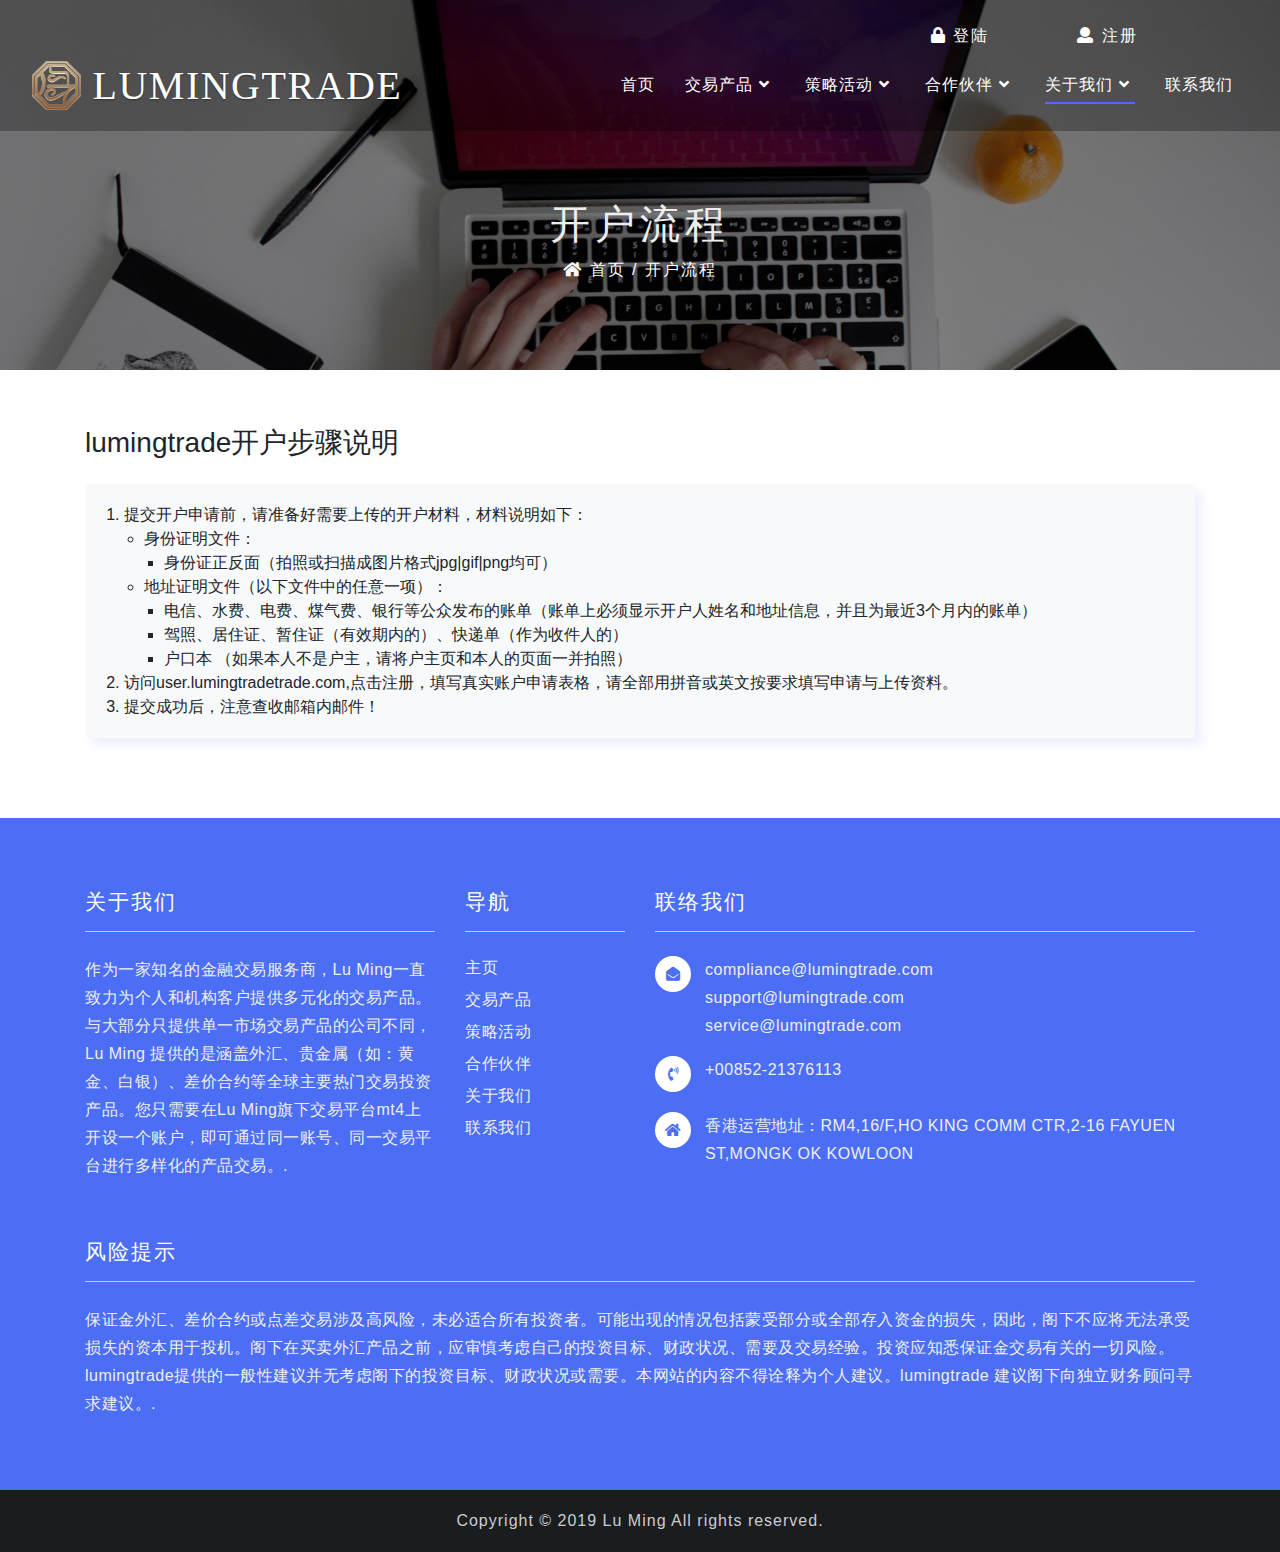
<file: about-account.html>
<!DOCTYPE html>
<html lang="en">
<head>
<title>Contact</title>
	
	<!-- Meta tag Keywords -->
	<meta name="viewport" content="width=device-width, initial-scale=1">
	<meta charset="utf-8">
	<meta name="keywords" content="" />
	<!--// Meta tag Keywords -->
    
	<!-- css files -->
	<link rel="stylesheet" href="css/bootstrap.css"> <!-- Bootstrap-Core-CSS -->
    <link href="css/style6.css" rel='stylesheet' type='text/css' />
	<link rel="stylesheet" href="css/style.css" type="text/css" media="all" /> <!-- Style-CSS --> 
	<link rel="stylesheet" href="css/fontawesome-all.css"> <!-- Font-Awesome-Icons-CSS -->
	<!-- //css files -->
	


</head>

<body>

<!-- header -->
<div class="header-top">
	<header>
		<div class="top-head ml-lg-auto text-center">
			<div class="row mr-0">

				<div class="col-lg-4">
				</div>
				<div class="col-md-3 col-4 sign-btn">
					<a href="#" data-toggle="modal" data-target="#exampleModalCenter">
						<i class="fas fa-lock"></i>  登陆</a>
				</div>
				<div class="col-md-3 col-4 sign-btn">
					<a href="#" data-toggle="modal" data-target="#exampleModalCenter2">
						<i class="fas fa-user"></i>  注册</a>
				</div>
			</div>
		</div>
		<div class="clearfix"></div>
		<nav class="navbar navbar-expand-lg navbar-light">
			<div class="logo">
				<h1>
					<a class="navbar-brand" href="index.html">
						<img src="./images/logo.png" alt="" style="width: 49px;vertical-align: bottom;">
						<!-- <i class="fab fa-cloudversify"></i>  -->
					lumingtrade</a>
				</h1>
			</div>
			<button class="navbar-toggler" type="button" data-toggle="collapse" data-target="#navbarSupportedContent" aria-controls="navbarSupportedContent" aria-expanded="false" aria-label="Toggle navigation">
				<span class="navbar-toggler-icon">
					<i class="fas fa-bars"></i>
				</span>

			</button>

			<div class="collapse navbar-collapse" id="navbarSupportedContent">
				<ul class="navbar-nav ml-lg-auto text-center">
					<li class="nav-item ">
						<a class="nav-link" href="index.html">首页
							<span class="sr-only">(current)</span>
						</a>
					</li>
					<li class="nav-item dropdown ">
						<a class="nav-link dropdown-toggle" href="#" id="navbarDropdown" role="button" data-toggle="dropdown" aria-haspopup="true" aria-expanded="false">
							交易产品
							<i class="fas fa-angle-down"></i>
						</a>
						<div class="dropdown-menu" aria-labelledby="navbarDropdown">
							<a class="dropdown-item" href="product-exchange.html" title="">外汇</a>
							<a class="dropdown-item" href="product-bigTrade.html" title="">大宗商品</a>
							<a class="dropdown-item" href="product-indexNumber.html">指数</a>
							<a class="dropdown-item" href="product-cfd.html">差价合约</a>
							<a class="dropdown-item" href="product-mt4DownLoad.html">交易工具</a>
						</div>
					</li>
					<li class="nav-item dropdown ">
						<a class="nav-link dropdown-toggle" href="#" id="navbarDropdown" role="button" data-toggle="dropdown" aria-haspopup="true" aria-expanded="false">
							策略活动
							<i class="fas fa-angle-down"></i>
						</a>
						<div class="dropdown-menu" aria-labelledby="navbarDropdown">
							<a class="dropdown-item" href="strategy-canlender.html" title="">财经日历</a>
							<a class="dropdown-item" href="strategy-problem.html" title="">常见问题</a>
						</div>
					</li>
					<li class="nav-item dropdown">
						<a class="nav-link dropdown-toggle" href="#" id="navbarDropdown" role="button" data-toggle="dropdown" aria-haspopup="true" aria-expanded="false">
							合作伙伴
							<i class="fas fa-angle-down"></i>
						</a>
						<div class="dropdown-menu" aria-labelledby="navbarDropdown">
							<a class="dropdown-item" href="partner-ib.html" title="">IB介绍经销商</a>
							<a class="dropdown-item" href="partner-platform.html" title="">平台搭建服务</a>
						</div>
					</li>
					<li class="nav-item dropdown active">
						<a class="nav-link dropdown-toggle" href="#" id="navbarDropdown1" role="button" data-toggle="dropdown" aria-haspopup="true" aria-expanded="false">
							关于我们
							<i class="fas fa-angle-down"></i>
						</a>
						<div class="dropdown-menu" aria-labelledby="navbarDropdown">
							<a class="dropdown-item" href="about-company.html"> 公司优势</a>
							<a class="dropdown-item" href="about-license.html">监管执照</a>
							<a class="dropdown-item" href="about-account.html"> 开户流程</a>
						</div>
					</li>
					<li class="nav-item">
						<a class="nav-link" href="contact.html">联系我们</a>
					</li>
				</ul>

			</div>
		</nav>
	</header>
</div>
<!-- header -->

<!-- inner page banner -->
<section class="inner-page-banner">
	<div class="page-heading text-center">
		<h2>开户流程</h2>
		<span class="section_1-breadcrumbs"><a href="index.html"><i class="fa fa-home home_1"></i> 首页</a> <span>/ 开户流程</span></span>
	</div>
</section>
<!-- //inner page banner -->

<!-- contact  welcome-grids-->		
<section class="contact py-5">
	<div class="container">
		<div class="grid_3 grid_5 agile" style="padding: 0.5em 0;">
			<h3>lumingtrade开户步骤说明</h3>
			<div class="well" style="line-height: 24px;">
				<ol class="list-group w3-agile" style="padding-left: 20px;">
					<li class="list-group-item1">提交开户申请前，请准备好需要上传的开户材料，材料说明如下：
						<ul class="list-group w3-agile" style="padding-left: 20px;">
							<li class="list-group-item1">身份证明文件：
								<ul class="list-group w3-agile" style="padding-left: 20px;">
									<li class="list-group-item1">身份证正反面（拍照或扫描成图片格式jpg|gif|png均可）</li>
								</ul>
							</li>
							<li class="list-group-item1">地址证明文件（以下文件中的任意一项）：
								<ul class="list-group w3-agile" style="padding-left: 20px;">
									<li class="list-group-item1">电信、水费、电费、煤气费、银行等公众发布的账单（账单上必须显示开户人姓名和地址信息，并且为最近3个月内的账单）</li>
									<li class="list-group-item1">驾照、居住证、暂住证（有效期内的）、快递单（作为收件人的）</li>
									<li class="list-group-item1">户口本 （如果本人不是户主，请将户主页和本人的页面一并拍照）</li>
								</ul>
							</li>
						</ul>
					</li>
					<li class="list-group-item1">访问user.lumingtradetrade.com,点击注册，填写真实账户申请表格，请全部用拼音或英文按要求填写申请与上传资料。</li>
					<li class="list-group-item1">提交成功后，注意查收邮箱内邮件！</li>
				</ol>
			</div>
		</div>
	</div>
</section>

<!-- //contact -->	


<!-- footer -->
<footer class="footer py-5">
	<div class="container py-sm-4">
		<div class="row">
			<div class="col-lg-4 col-md-6 footer-top">
				<h3 class="mb-4 pb-3 w3f_title">关于我们</h3>
				<p>作为一家知名的金融交易服务商，Lu Ming一直致力为个人和机构客户提供多元化的交易产品。与大部分只提供单一市场交易产品的公司不同，Lu Ming 提供的是涵盖外汇、贵金属（如：黄金、白银）、差价合约等全球主要热门交易投资产品。您只需要在Lu Ming旗下交易平台mt4上开设一个账户，即可通过同一账号、同一交易平台进行多样化的产品交易。.</p>

			</div>
			<div class="col-lg-2  col-md-6 footv3-left mt-md-0 mt-5">
				<h3 class="mb-4 pb-3 w3f_title">导航</h3>
				<ul class="list-agileits">
					<li >
						<a href="index.html">
							主页
						</a>
					</li>
					<li class="my-2">
						<a href="product-exchange.html">
							交易产品
						</a>
					</li>
					<li class="my-2">
						<a href="strategy-canlender.html">
							策略活动
						</a>
					</li>
					<li class="mb-2">
						<a href="partner-ib.html">
							合作伙伴
						</a>
					</li>
					<li class="my-2">
						<a href="about-company.html">
							关于我们
						</a>
					</li>
					<li class="my-2">
						<a href="contact.html">
							联系我们
						</a>
					</li>
				</ul>
			</div>
			<div class="col-lg-6 col-md-6 mt-lg-0 mt-5">
				<h3 class="mb-4 pb-3 w3f_title">联络我们</h3>
				<div class="fv3-contact">
					<span class="fas fa-envelope-open mr-2"></span>
					<p>
						<a href="mailto:compliance@lumingtrade.com">compliance@lumingtrade.com</a>
					</p>
					<p>
						<a href="mailto:support@lumingtrade.com">support@lumingtrade.com</a>
					</p>
					<p>
						<a href="mailto:service@lumingtrade.com">service@lumingtrade.com</a>
					</p>
				</div>
				<div class="fv3-contact my-3">
					<span class="fas fa-phone-volume mr-2"></span>
					<p>+00852-21376113</p>
				</div>
				<div class="fv3-contact">
					<span class="fas fa-home mr-2"></span>
					<p>香港运营地址：RM4,16/F,HO KING COMM CTR,2-16 FAYUEN ST,MONGK OK KOWLOON</p>
				</div>
			</div>
		</div>
		<div class="row">
			<div class="col-lg-12 footer-top" style="margin-top: 60px">
				<h3 class="mb-4 pb-3 w3f_title">风险提示</h3>
				<p style="max-width: 100%">保证金外汇、差价合约或点差交易涉及高风险，未必适合所有投资者。可能出现的情况包括蒙受部分或全部存入资金的损失，因此，阁下不应将无法承受损失的资本用于投机。阁下在买卖外汇产品之前，应审慎考虑自己的投资目标、财政状况、需要及交易经验。投资应知悉保证金交易有关的一切风险。lumingtrade提供的一般性建议并无考虑阁下的投资目标、财政状况或需要。本网站的内容不得诠释为个人建议。lumingtrade 建议阁下向独立财务顾问寻求建议。.</p>
			</div>
		</div>
	</div>
	<!-- //footer bottom -->
</footer>
<!-- //footer -->

<!-- copyright -->
<div class="cpy-right text-center">
	<p>Copyright © 2019 Lu Ming All rights reserved.</p>
</div>
<!-- //copyright -->



 

	<!-- js -->
	<script src="js/jquery-2.1.4.min.js"></script>
	<script src="js/bootstrap.js"></script> <!-- Necessary-JavaScript-File-For-Bootstrap --> 
	<!-- //js -->
	
    <script src="js/modernizr-2.6.2.min.js"></script>


    <script>
        $(document).ready(function() {
            $(".dropdown").hover(
                function() {
                    $('.dropdown-menu', this).stop(true, true).slideDown("fast");
                    $(this).toggleClass('open');
                },
                function() {
                    $('.dropdown-menu', this).stop(true, true).slideUp("fast");
                    $(this).toggleClass('open');
                }
            );
        });
    </script>
    <!-- //dropdown nav -->


	<!-- start-smoth-scrolling -->
	<script src="js/SmoothScroll.min.js"></script>
	<script src="js/move-top.js"></script>
	<script src="js/easing.js"></script>
	<script>
		jQuery(document).ready(function($) {
			$(".scroll").click(function(event){		
				event.preventDefault();
				$('html,body').animate({scrollTop:$(this.hash).offset().top},1000);
			});
		});
	</script>
	<!-- here stars scrolling icon -->
	<script>
		$(document).ready(function() {
			/*
				var defaults = {
				containerID: 'toTop', // fading element id
				containerHoverID: 'toTopHover', // fading element hover id
				scrollSpeed: 1200,
				easingType: 'linear' 
				};
			*/
								
			$().UItoTop({ easingType: 'easeOutQuart' });
								
			});
	</script>
	<!-- //here ends scrolling icon -->
	<!-- start-smoth-scrolling -->

</body>
</html>
</file>
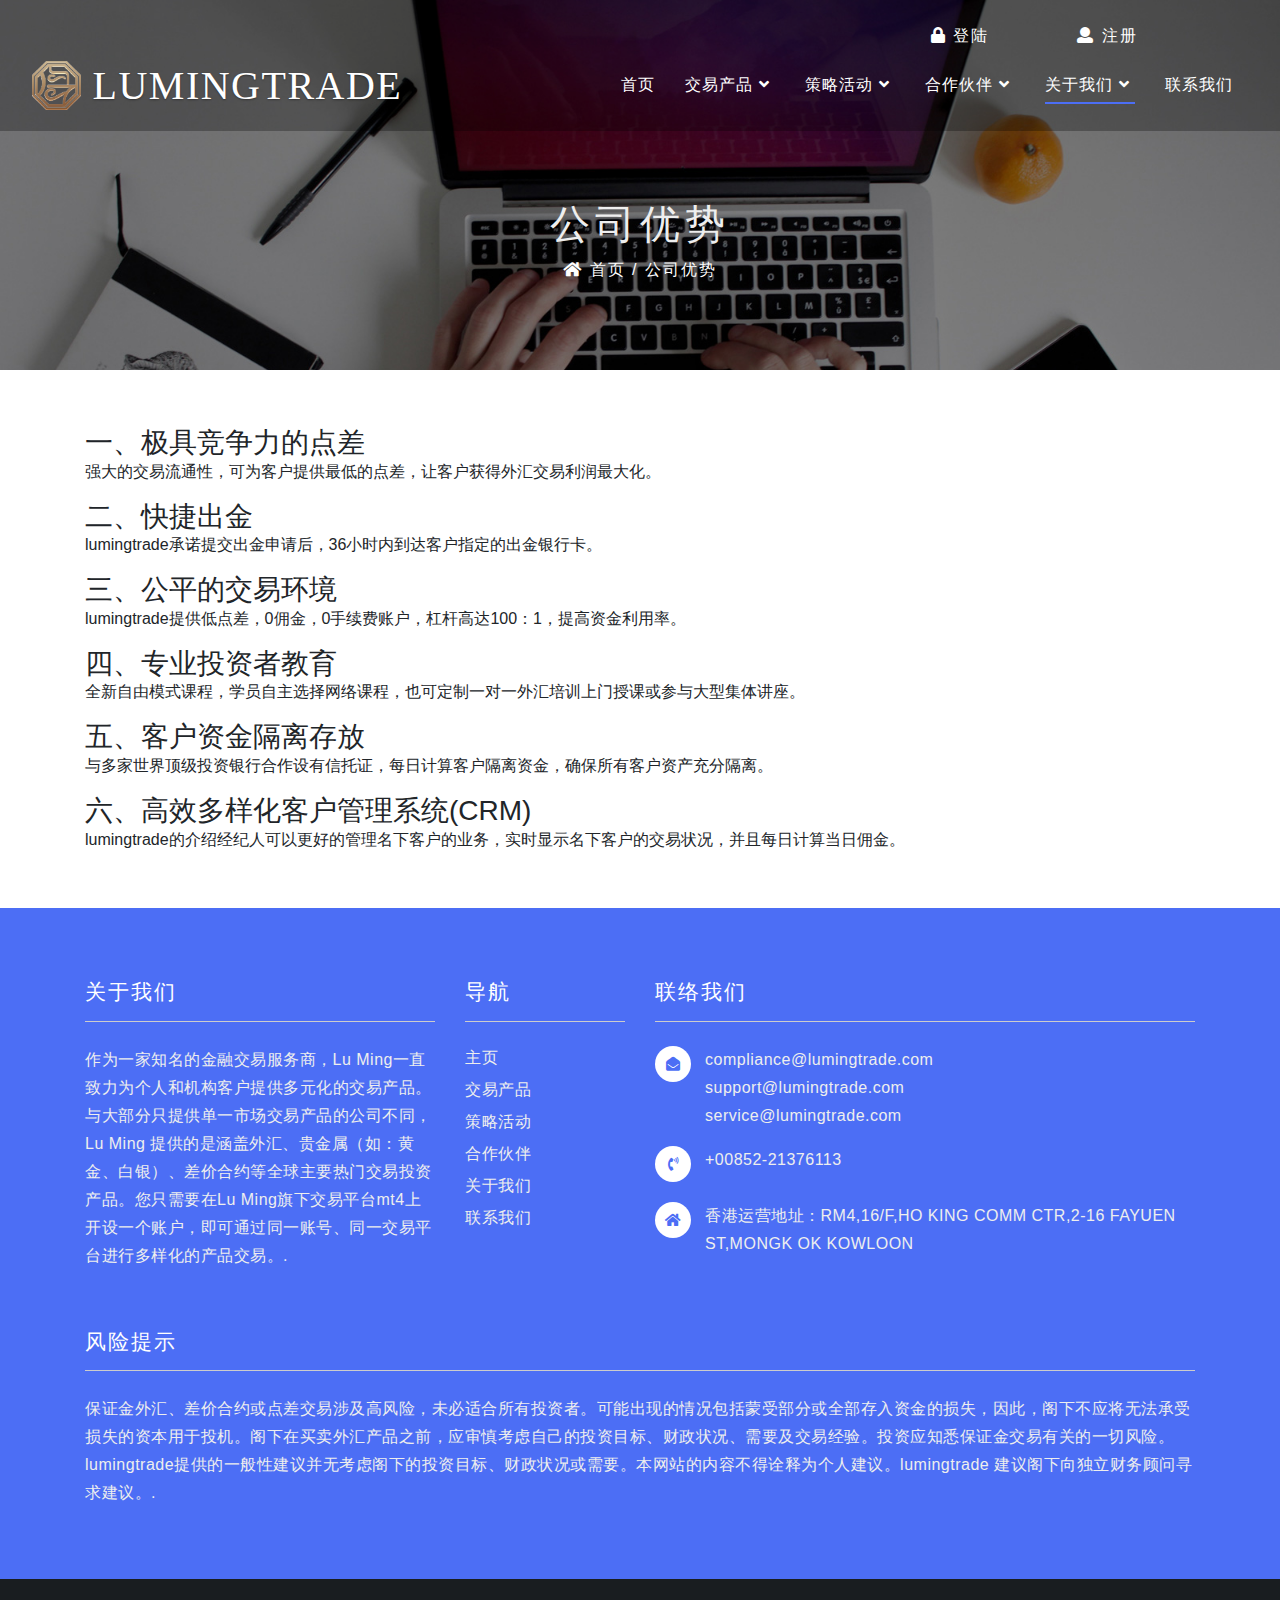
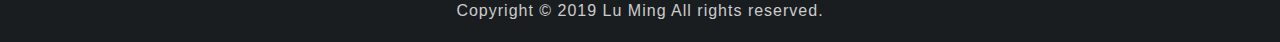
<file: about-company.html>
<!DOCTYPE html>
<html lang="en">
<head>
<title>Contact</title>
	
	<!-- Meta tag Keywords -->
	<meta name="viewport" content="width=device-width, initial-scale=1">
	<meta charset="utf-8">
	<meta name="keywords" content="" />
	<!--// Meta tag Keywords -->
    
	<!-- css files -->
	<link rel="stylesheet" href="css/bootstrap.css"> <!-- Bootstrap-Core-CSS -->
    <link href="css/style6.css" rel='stylesheet' type='text/css' />
	<link rel="stylesheet" href="css/style.css" type="text/css" media="all" /> <!-- Style-CSS --> 
	<link rel="stylesheet" href="css/fontawesome-all.css"> <!-- Font-Awesome-Icons-CSS -->
	<!-- //css files -->
	


</head>

<body>

<!-- header -->
<div class="header-top">
	<header>
		<div class="top-head ml-lg-auto text-center">
			<div class="row mr-0">

				<div class="col-lg-4">
				</div>
				<div class="col-md-3 col-4 sign-btn">
					<a href="#" data-toggle="modal" data-target="#exampleModalCenter">
						<i class="fas fa-lock"></i>  登陆</a>
				</div>
				<div class="col-md-3 col-4 sign-btn">
					<a href="#" data-toggle="modal" data-target="#exampleModalCenter2">
						<i class="fas fa-user"></i>  注册</a>
				</div>
			</div>
		</div>
		<div class="clearfix"></div>
		<nav class="navbar navbar-expand-lg navbar-light">
			<div class="logo">
				<h1>
					<a class="navbar-brand" href="index.html">
						<img src="./images/logo.png" alt="" style="width: 49px;vertical-align: bottom;">
						<!-- <i class="fab fa-cloudversify"></i>  -->
					lumingtrade</a>
				</h1>
			</div>
			<button class="navbar-toggler" type="button" data-toggle="collapse" data-target="#navbarSupportedContent" aria-controls="navbarSupportedContent" aria-expanded="false" aria-label="Toggle navigation">
				<span class="navbar-toggler-icon">
					<i class="fas fa-bars"></i>
				</span>

			</button>

			<div class="collapse navbar-collapse" id="navbarSupportedContent">
				<ul class="navbar-nav ml-lg-auto text-center">
					<li class="nav-item ">
						<a class="nav-link" href="index.html">首页
							<span class="sr-only">(current)</span>
						</a>
					</li>
					<li class="nav-item dropdown ">
						<a class="nav-link dropdown-toggle" href="#" id="navbarDropdown" role="button" data-toggle="dropdown" aria-haspopup="true" aria-expanded="false">
							交易产品
							<i class="fas fa-angle-down"></i>
						</a>
						<div class="dropdown-menu" aria-labelledby="navbarDropdown">
							<a class="dropdown-item" href="product-exchange.html" title="">外汇</a>
							<a class="dropdown-item" href="product-bigTrade.html" title="">大宗商品</a>
							<a class="dropdown-item" href="product-indexNumber.html">指数</a>
							<a class="dropdown-item" href="product-cfd.html">差价合约</a>
							<a class="dropdown-item" href="product-mt4DownLoad.html">交易工具</a>
						</div>
					</li>
					<li class="nav-item dropdown ">
						<a class="nav-link dropdown-toggle" href="#" id="navbarDropdown" role="button" data-toggle="dropdown" aria-haspopup="true" aria-expanded="false">
							策略活动
							<i class="fas fa-angle-down"></i>
						</a>
						<div class="dropdown-menu" aria-labelledby="navbarDropdown">
							<a class="dropdown-item" href="strategy-canlender.html" title="">财经日历</a>
							<a class="dropdown-item" href="strategy-problem.html" title="">常见问题</a>
						</div>
					</li>
					<li class="nav-item dropdown">
						<a class="nav-link dropdown-toggle" href="#" id="navbarDropdown" role="button" data-toggle="dropdown" aria-haspopup="true" aria-expanded="false">
							合作伙伴
							<i class="fas fa-angle-down"></i>
						</a>
						<div class="dropdown-menu" aria-labelledby="navbarDropdown">
							<a class="dropdown-item" href="partner-ib.html" title="">IB介绍经销商</a>
							<a class="dropdown-item" href="partner-platform.html" title="">平台搭建服务</a>
						</div>
					</li>
					<li class="nav-item dropdown active">
						<a class="nav-link dropdown-toggle" href="#" id="navbarDropdown1" role="button" data-toggle="dropdown" aria-haspopup="true" aria-expanded="false">
							关于我们
							<i class="fas fa-angle-down"></i>
						</a>
						<div class="dropdown-menu" aria-labelledby="navbarDropdown">
							<a class="dropdown-item" href="about-company.html"> 公司优势</a>
							<a class="dropdown-item" href="about-license.html">监管执照</a>
							<a class="dropdown-item" href="about-account.html"> 开户流程</a>
						</div>
					</li>
					<li class="nav-item">
						<a class="nav-link" href="contact.html">联系我们</a>
					</li>
				</ul>

			</div>
		</nav>
	</header>
</div>
<!-- header -->

<!-- inner page banner -->
<section class="inner-page-banner">
	<div class="page-heading text-center">
		<h2>公司优势</h2>
		<span class="section_1-breadcrumbs"><a href="index.html"><i class="fa fa-home home_1"></i> 首页</a> <span>/ 公司优势</span></span>
	</div>
</section>
<!-- //inner page banner -->

<!-- contact  welcome-grids-->		
<section class="contact py-5">
	<div class="container">
		<div class="grid_3 grid_5 agile" style="padding: 0.5em 0;">
			<h3>一、极具竞争力的点差</h3>
			<p>强大的交易流通性，可为客户提供最低的点差，让客户获得外汇交易利润最大化。</p>
		</div>
		<div class="grid_3 grid_5 agile" style="padding: 0.5em 0;">
			<h3>二、快捷出金</h3>
			<p>lumingtrade承诺提交出金申请后，36小时内到达客户指定的出金银行卡。</p>
		</div>
		<div class="grid_3 grid_5 agile" style="padding: 0.5em 0;">
			<h3>三、公平的交易环境</h3>
			<p>lumingtrade提供低点差，0佣金，0手续费账户，杠杆高达100：1，提高资金利用率。</p>
		</div>
		<div class="grid_3 grid_5 agile" style="padding: 0.5em 0;">
			<h3>四、专业投资者教育</h3>
			<p>全新自由模式课程，学员自主选择网络课程，也可定制一对一外汇培训上门授课或参与大型集体讲座。</p>
		</div>
		<div class="grid_3 grid_5 agile" style="padding: 0.5em 0;">
			<h3>五、客户资金隔离存放</h3>
			<p>与多家世界顶级投资银行合作设有信托证，每日计算客户隔离资金，确保所有客户资产充分隔离。</p>
		</div>
		<div class="grid_3 grid_5 agile" style="padding: 0.5em 0;">
			<h3>六、高效多样化客户管理系统(CRM)</h3>
			<p>lumingtrade的介绍经纪人可以更好的管理名下客户的业务，实时显示名下客户的交易状况，并且每日计算当日佣金。</p>
		</div>
	</div>
</section>

<!-- //contact -->	


<!-- footer -->
<footer class="footer py-5">
	<div class="container py-sm-4">
		<div class="row">
			<div class="col-lg-4 col-md-6 footer-top">
				<h3 class="mb-4 pb-3 w3f_title">关于我们</h3>
				<p>作为一家知名的金融交易服务商，Lu Ming一直致力为个人和机构客户提供多元化的交易产品。与大部分只提供单一市场交易产品的公司不同，Lu Ming 提供的是涵盖外汇、贵金属（如：黄金、白银）、差价合约等全球主要热门交易投资产品。您只需要在Lu Ming旗下交易平台mt4上开设一个账户，即可通过同一账号、同一交易平台进行多样化的产品交易。.</p>

			</div>
			<div class="col-lg-2  col-md-6 footv3-left mt-md-0 mt-5">
				<h3 class="mb-4 pb-3 w3f_title">导航</h3>
				<ul class="list-agileits">
					<li >
						<a href="index.html">
							主页
						</a>
					</li>
					<li class="my-2">
						<a href="product-exchange.html">
							交易产品
						</a>
					</li>
					<li class="my-2">
						<a href="strategy-canlender.html">
							策略活动
						</a>
					</li>
					<li class="mb-2">
						<a href="partner-ib.html">
							合作伙伴
						</a>
					</li>
					<li class="my-2">
						<a href="about-company.html">
							关于我们
						</a>
					</li>
					<li class="my-2">
						<a href="contact.html">
							联系我们
						</a>
					</li>
				</ul>
			</div>
			<div class="col-lg-6 col-md-6 mt-lg-0 mt-5">
				<h3 class="mb-4 pb-3 w3f_title">联络我们</h3>
				<div class="fv3-contact">
					<span class="fas fa-envelope-open mr-2"></span>
					<p>
						<a href="mailto:compliance@lumingtrade.com">compliance@lumingtrade.com</a>
					</p>
					<p>
						<a href="mailto:support@lumingtrade.com">support@lumingtrade.com</a>
					</p>
					<p>
						<a href="mailto:service@lumingtrade.com">service@lumingtrade.com</a>
					</p>
				</div>
				<div class="fv3-contact my-3">
					<span class="fas fa-phone-volume mr-2"></span>
					<p>+00852-21376113</p>
				</div>
				<div class="fv3-contact">
					<span class="fas fa-home mr-2"></span>
					<p>香港运营地址：RM4,16/F,HO KING COMM CTR,2-16 FAYUEN ST,MONGK OK KOWLOON</p>
				</div>
			</div>
		</div>
		<div class="row">
			<div class="col-lg-12 footer-top" style="margin-top: 60px">
				<h3 class="mb-4 pb-3 w3f_title">风险提示</h3>
				<p style="max-width: 100%">保证金外汇、差价合约或点差交易涉及高风险，未必适合所有投资者。可能出现的情况包括蒙受部分或全部存入资金的损失，因此，阁下不应将无法承受损失的资本用于投机。阁下在买卖外汇产品之前，应审慎考虑自己的投资目标、财政状况、需要及交易经验。投资应知悉保证金交易有关的一切风险。lumingtrade提供的一般性建议并无考虑阁下的投资目标、财政状况或需要。本网站的内容不得诠释为个人建议。lumingtrade 建议阁下向独立财务顾问寻求建议。.</p>
			</div>
		</div>
	</div>
	<!-- //footer bottom -->
</footer>
<!-- //footer -->

<!-- copyright -->
<div class="cpy-right text-center">
	<p>Copyright © 2019 Lu Ming All rights reserved.</p>
</div>
<!-- //copyright -->



 


	<!-- js -->
	<script src="js/jquery-2.1.4.min.js"></script>
	<script src="js/bootstrap.js"></script> <!-- Necessary-JavaScript-File-For-Bootstrap --> 
	<!-- //js -->
	
    <script src="js/modernizr-2.6.2.min.js"></script>


    <script>
        $(document).ready(function() {
            $(".dropdown").hover(
                function() {
                    $('.dropdown-menu', this).stop(true, true).slideDown("fast");
                    $(this).toggleClass('open');
                },
                function() {
                    $('.dropdown-menu', this).stop(true, true).slideUp("fast");
                    $(this).toggleClass('open');
                }
            );
        });
    </script>
    <!-- //dropdown nav -->


	<!-- start-smoth-scrolling -->
	<script src="js/SmoothScroll.min.js"></script>
	<script src="js/move-top.js"></script>
	<script src="js/easing.js"></script>
	<script>
		jQuery(document).ready(function($) {
			$(".scroll").click(function(event){		
				event.preventDefault();
				$('html,body').animate({scrollTop:$(this.hash).offset().top},1000);
			});
		});
	</script>
	<!-- here stars scrolling icon -->
	<script>
		$(document).ready(function() {
			/*
				var defaults = {
				containerID: 'toTop', // fading element id
				containerHoverID: 'toTopHover', // fading element hover id
				scrollSpeed: 1200,
				easingType: 'linear' 
				};
			*/
								
			$().UItoTop({ easingType: 'easeOutQuart' });
								
			});
	</script>
	<!-- //here ends scrolling icon -->
	<!-- start-smoth-scrolling -->

</body>
</html>
</file>
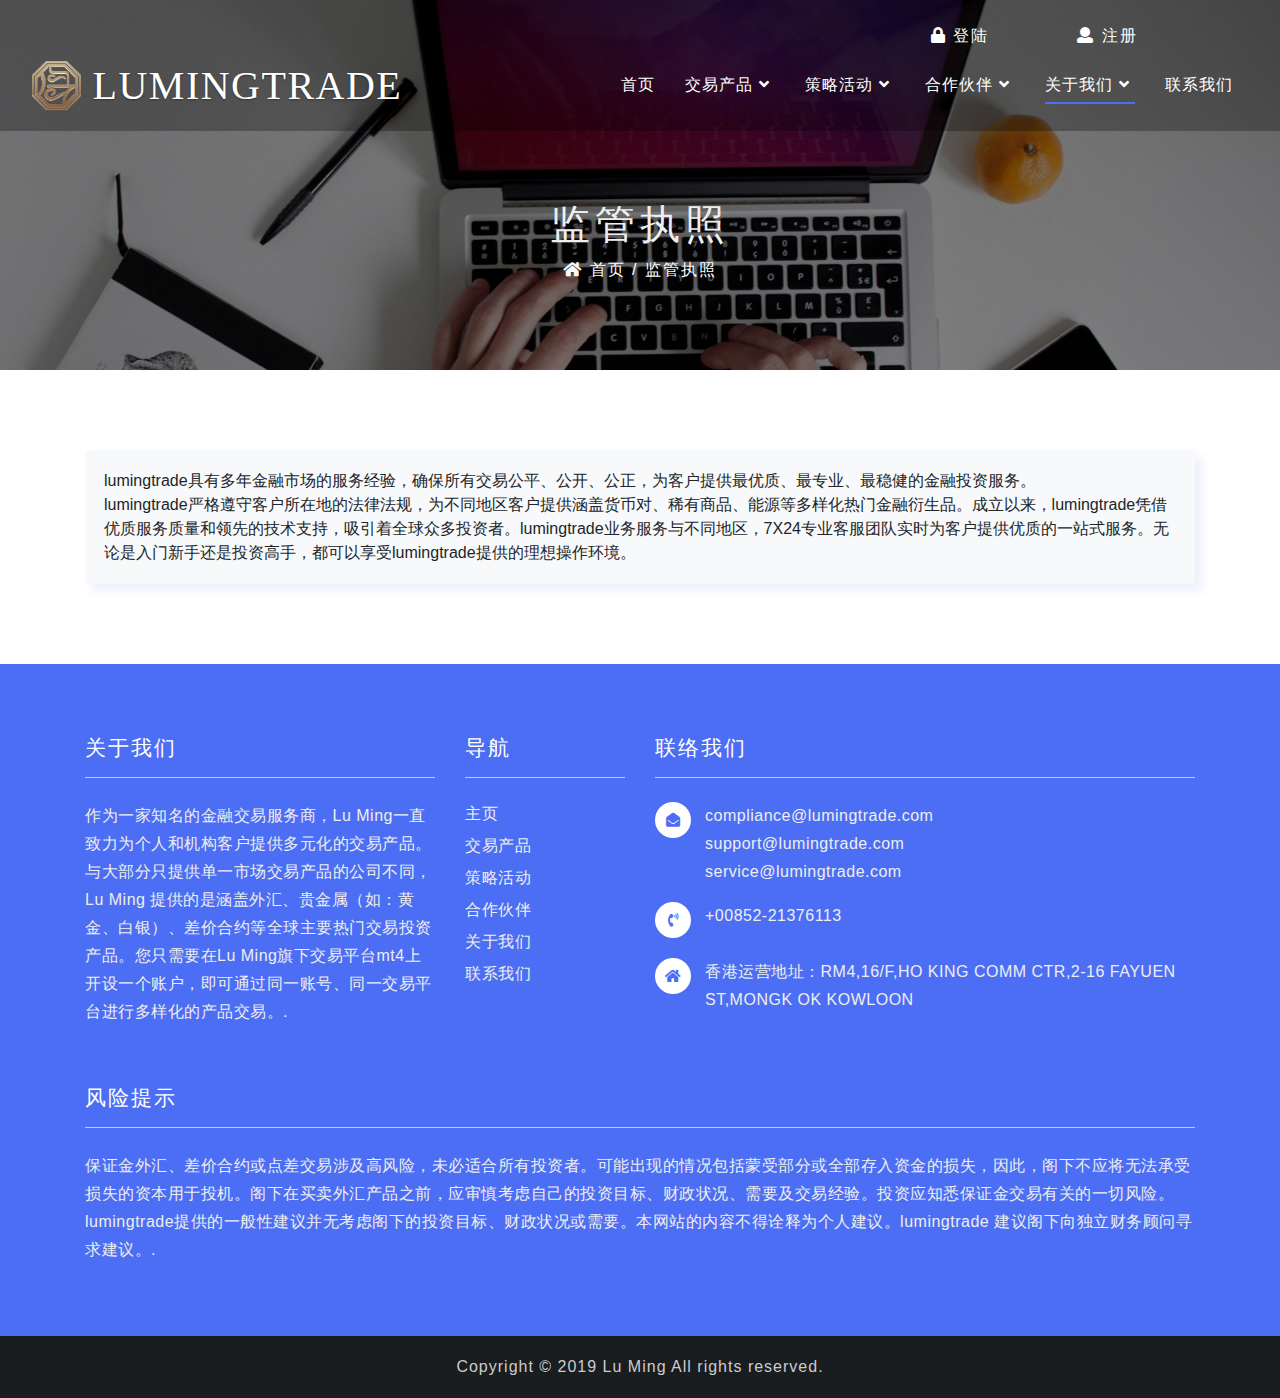
<file: about-license.html>
<!DOCTYPE html>
<html lang="en">
<head>
<title>Contact</title>
	
	<!-- Meta tag Keywords -->
	<meta name="viewport" content="width=device-width, initial-scale=1">
	<meta charset="utf-8">
	<meta name="keywords" content="" />
	<!--// Meta tag Keywords -->
    
	<!-- css files -->
	<link rel="stylesheet" href="css/bootstrap.css"> <!-- Bootstrap-Core-CSS -->
    <link href="css/style6.css" rel='stylesheet' type='text/css' />
	<link rel="stylesheet" href="css/style.css" type="text/css" media="all" /> <!-- Style-CSS --> 
	<link rel="stylesheet" href="css/fontawesome-all.css"> <!-- Font-Awesome-Icons-CSS -->
	<!-- //css files -->
	


</head>

<body>

<!-- header -->
<div class="header-top">
	<header>
		<div class="top-head ml-lg-auto text-center">
			<div class="row mr-0">

				<div class="col-lg-4">
				</div>
				<div class="col-md-3 col-4 sign-btn">
					<a href="#" data-toggle="modal" data-target="#exampleModalCenter">
						<i class="fas fa-lock"></i>  登陆</a>
				</div>
				<div class="col-md-3 col-4 sign-btn">
					<a href="#" data-toggle="modal" data-target="#exampleModalCenter2">
						<i class="fas fa-user"></i>  注册</a>
				</div>
			</div>
		</div>
		<div class="clearfix"></div>
		<nav class="navbar navbar-expand-lg navbar-light">
			<div class="logo">
				<h1>
					<a class="navbar-brand" href="index.html">
						<img src="./images/logo.png" alt="" style="width: 49px;vertical-align: bottom;">
						<!-- <i class="fab fa-cloudversify"></i>  -->
					lumingtrade</a>
				</h1>
			</div>
			<button class="navbar-toggler" type="button" data-toggle="collapse" data-target="#navbarSupportedContent" aria-controls="navbarSupportedContent" aria-expanded="false" aria-label="Toggle navigation">
				<span class="navbar-toggler-icon">
					<i class="fas fa-bars"></i>
				</span>

			</button>

			<div class="collapse navbar-collapse" id="navbarSupportedContent">
				<ul class="navbar-nav ml-lg-auto text-center">
					<li class="nav-item ">
						<a class="nav-link" href="index.html">首页
							<span class="sr-only">(current)</span>
						</a>
					</li>
					<li class="nav-item dropdown ">
						<a class="nav-link dropdown-toggle" href="#" id="navbarDropdown" role="button" data-toggle="dropdown" aria-haspopup="true" aria-expanded="false">
							交易产品
							<i class="fas fa-angle-down"></i>
						</a>
						<div class="dropdown-menu" aria-labelledby="navbarDropdown">
							<a class="dropdown-item" href="product-exchange.html" title="">外汇</a>
							<a class="dropdown-item" href="product-bigTrade.html" title="">大宗商品</a>
							<a class="dropdown-item" href="product-indexNumber.html">指数</a>
							<a class="dropdown-item" href="product-cfd.html">差价合约</a>
							<a class="dropdown-item" href="product-mt4DownLoad.html">交易工具</a>
						</div>
					</li>
					<li class="nav-item dropdown ">
						<a class="nav-link dropdown-toggle" href="#" id="navbarDropdown" role="button" data-toggle="dropdown" aria-haspopup="true" aria-expanded="false">
							策略活动
							<i class="fas fa-angle-down"></i>
						</a>
						<div class="dropdown-menu" aria-labelledby="navbarDropdown">
							<a class="dropdown-item" href="strategy-canlender.html" title="">财经日历</a>
							<a class="dropdown-item" href="strategy-problem.html" title="">常见问题</a>
						</div>
					</li>
					<li class="nav-item dropdown">
						<a class="nav-link dropdown-toggle" href="#" id="navbarDropdown" role="button" data-toggle="dropdown" aria-haspopup="true" aria-expanded="false">
							合作伙伴
							<i class="fas fa-angle-down"></i>
						</a>
						<div class="dropdown-menu" aria-labelledby="navbarDropdown">
							<a class="dropdown-item" href="partner-ib.html" title="">IB介绍经销商</a>
							<a class="dropdown-item" href="partner-platform.html" title="">平台搭建服务</a>
						</div>
					</li>
					<li class="nav-item dropdown active">
						<a class="nav-link dropdown-toggle" href="#" id="navbarDropdown1" role="button" data-toggle="dropdown" aria-haspopup="true" aria-expanded="false">
							关于我们
							<i class="fas fa-angle-down"></i>
						</a>
						<div class="dropdown-menu" aria-labelledby="navbarDropdown">
							<a class="dropdown-item" href="about-company.html"> 公司优势</a>
							<a class="dropdown-item" href="about-license.html">监管执照</a>
							<a class="dropdown-item" href="about-account.html"> 开户流程</a>
						</div>
					</li>
					<li class="nav-item">
						<a class="nav-link" href="contact.html">联系我们</a>
					</li>
				</ul>

			</div>
		</nav>
	</header>
</div>
<!-- header -->

<!-- inner page banner -->
<section class="inner-page-banner">
	<div class="page-heading text-center">
		<h2>监管执照</h2>
		<span class="section_1-breadcrumbs"><a href="index.html"><i class="fa fa-home home_1"></i> 首页</a> <span>/ 监管执照</span></span>
	</div>
</section>
<!-- //inner page banner -->

<!-- contact  welcome-grids-->		
<section class="contact py-5">
	<div class="container">
		<div class="grid_3 grid_5 agile" style="padding: 0.5em 0;">
			<div class="well" style="line-height: 24px;">
				<p>lumingtrade具有多年金融市场的服务经验，确保所有交易公平、公开、公正，为客户提供最优质、最专业、最稳健的金融投资服务。</p>
				<p>lumingtrade严格遵守客户所在地的法律法规，为不同地区客户提供涵盖货币对、稀有商品、能源等多样化热门金融衍生品。成立以来，lumingtrade凭借优质服务质量和领先的技术支持，吸引着全球众多投资者。lumingtrade业务服务与不同地区，7X24专业客服团队实时为客户提供优质的一站式服务。无论是入门新手还是投资高手，都可以享受lumingtrade提供的理想操作环境。</p>
			</div>
		</div>
	</div>
</section>

<!-- //contact -->	


<!-- footer -->
<footer class="footer py-5">
	<div class="container py-sm-4">
		<div class="row">
			<div class="col-lg-4 col-md-6 footer-top">
				<h3 class="mb-4 pb-3 w3f_title">关于我们</h3>
				<p>作为一家知名的金融交易服务商，Lu Ming一直致力为个人和机构客户提供多元化的交易产品。与大部分只提供单一市场交易产品的公司不同，Lu Ming 提供的是涵盖外汇、贵金属（如：黄金、白银）、差价合约等全球主要热门交易投资产品。您只需要在Lu Ming旗下交易平台mt4上开设一个账户，即可通过同一账号、同一交易平台进行多样化的产品交易。.</p>

			</div>
			<div class="col-lg-2  col-md-6 footv3-left mt-md-0 mt-5">
				<h3 class="mb-4 pb-3 w3f_title">导航</h3>
				<ul class="list-agileits">
					<li >
						<a href="index.html">
							主页
						</a>
					</li>
					<li class="my-2">
						<a href="product-exchange.html">
							交易产品
						</a>
					</li>
					<li class="my-2">
						<a href="strategy-canlender.html">
							策略活动
						</a>
					</li>
					<li class="mb-2">
						<a href="partner-ib.html">
							合作伙伴
						</a>
					</li>
					<li class="my-2">
						<a href="about-company.html">
							关于我们
						</a>
					</li>
					<li class="my-2">
						<a href="contact.html">
							联系我们
						</a>
					</li>
				</ul>
			</div>
			<div class="col-lg-6 col-md-6 mt-lg-0 mt-5">
				<h3 class="mb-4 pb-3 w3f_title">联络我们</h3>
				<div class="fv3-contact">
					<span class="fas fa-envelope-open mr-2"></span>
					<p>
						<a href="mailto:compliance@lumingtrade.com">compliance@lumingtrade.com</a>
					</p>
					<p>
						<a href="mailto:support@lumingtrade.com">support@lumingtrade.com</a>
					</p>
					<p>
						<a href="mailto:service@lumingtrade.com">service@lumingtrade.com</a>
					</p>
				</div>
				<div class="fv3-contact my-3">
					<span class="fas fa-phone-volume mr-2"></span>
					<p>+00852-21376113</p>
				</div>
				<div class="fv3-contact">
					<span class="fas fa-home mr-2"></span>
					<p>香港运营地址：RM4,16/F,HO KING COMM CTR,2-16 FAYUEN ST,MONGK OK KOWLOON</p>
				</div>
			</div>
		</div>
		<div class="row">
			<div class="col-lg-12 footer-top" style="margin-top: 60px">
				<h3 class="mb-4 pb-3 w3f_title">风险提示</h3>
				<p style="max-width: 100%">保证金外汇、差价合约或点差交易涉及高风险，未必适合所有投资者。可能出现的情况包括蒙受部分或全部存入资金的损失，因此，阁下不应将无法承受损失的资本用于投机。阁下在买卖外汇产品之前，应审慎考虑自己的投资目标、财政状况、需要及交易经验。投资应知悉保证金交易有关的一切风险。lumingtrade提供的一般性建议并无考虑阁下的投资目标、财政状况或需要。本网站的内容不得诠释为个人建议。lumingtrade 建议阁下向独立财务顾问寻求建议。.</p>
			</div>
		</div>
	</div>
	<!-- //footer bottom -->
</footer>
<!-- //footer -->

<!-- copyright -->
<div class="cpy-right text-center">
	<p>Copyright © 2019 Lu Ming All rights reserved.</p>
</div>
<!-- //copyright -->



 

	<!-- js -->
	<script src="js/jquery-2.1.4.min.js"></script>
	<script src="js/bootstrap.js"></script> <!-- Necessary-JavaScript-File-For-Bootstrap --> 
	<!-- //js -->
	
    <script src="js/modernizr-2.6.2.min.js"></script>


    <script>
        $(document).ready(function() {
            $(".dropdown").hover(
                function() {
                    $('.dropdown-menu', this).stop(true, true).slideDown("fast");
                    $(this).toggleClass('open');
                },
                function() {
                    $('.dropdown-menu', this).stop(true, true).slideUp("fast");
                    $(this).toggleClass('open');
                }
            );
        });
    </script>
    <!-- //dropdown nav -->


	<!-- start-smoth-scrolling -->
	<script src="js/SmoothScroll.min.js"></script>
	<script src="js/move-top.js"></script>
	<script src="js/easing.js"></script>
	<script>
		jQuery(document).ready(function($) {
			$(".scroll").click(function(event){		
				event.preventDefault();
				$('html,body').animate({scrollTop:$(this.hash).offset().top},1000);
			});
		});
	</script>
	<!-- here stars scrolling icon -->
	<script>
		$(document).ready(function() {
			/*
				var defaults = {
				containerID: 'toTop', // fading element id
				containerHoverID: 'toTopHover', // fading element hover id
				scrollSpeed: 1200,
				easingType: 'linear' 
				};
			*/
								
			$().UItoTop({ easingType: 'easeOutQuart' });
								
			});
	</script>
	<!-- //here ends scrolling icon -->
	<!-- start-smoth-scrolling -->

</body>
</html>
</file>
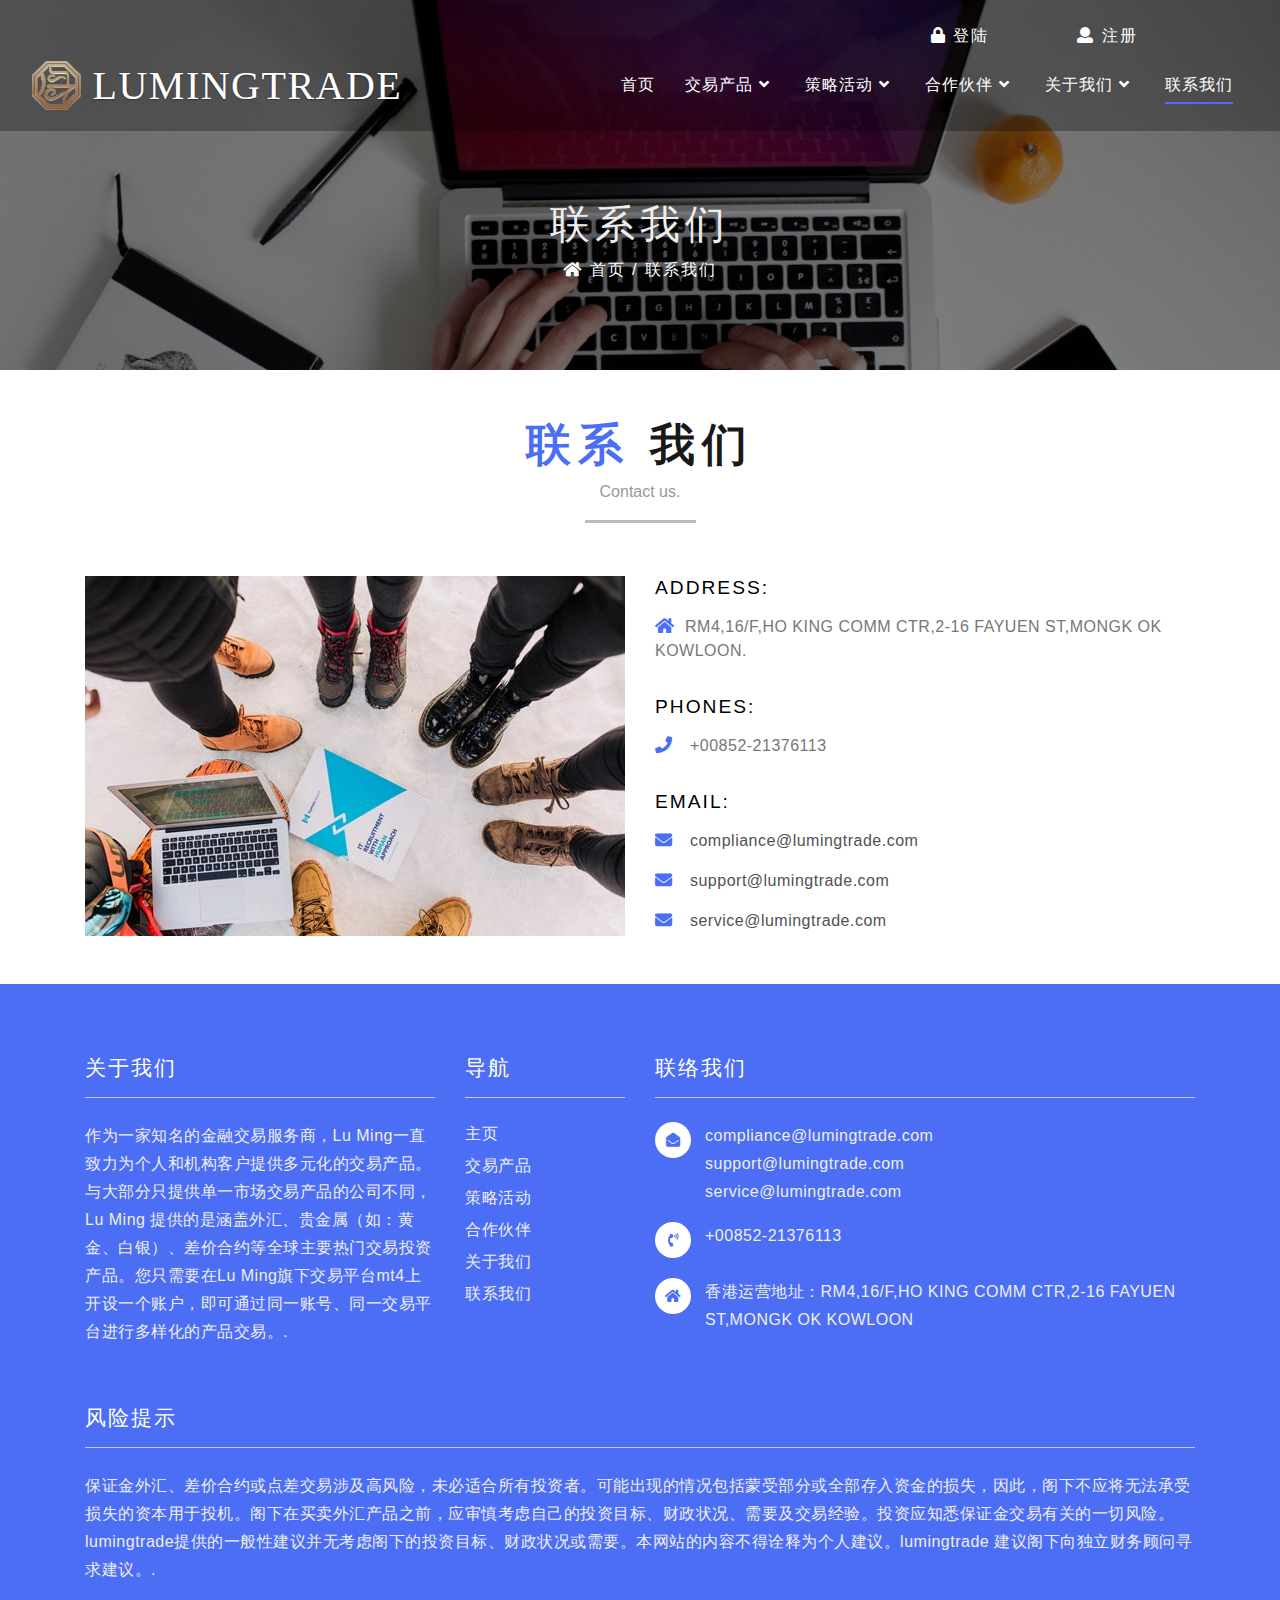
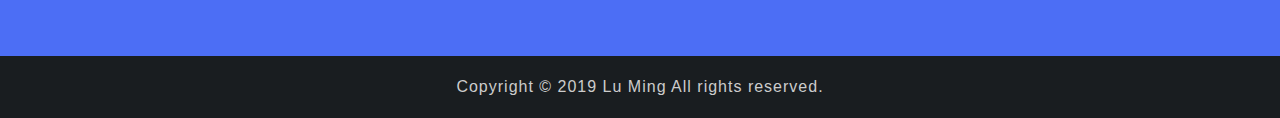
<file: contact.html>
<!DOCTYPE html>
<html lang="en">
<head>
<title>Contact</title>
	
	<!-- Meta tag Keywords -->
	<meta name="viewport" content="width=device-width, initial-scale=1">
	<meta charset="utf-8">
	<meta name="keywords" content="" />
	<!--// Meta tag Keywords -->
    
	<!-- css files -->
	<link rel="stylesheet" href="css/bootstrap.css"> <!-- Bootstrap-Core-CSS -->
    <link href="css/style6.css" rel='stylesheet' type='text/css' />
	<link rel="stylesheet" href="css/style.css" type="text/css" media="all" /> <!-- Style-CSS --> 
	<link rel="stylesheet" href="css/fontawesome-all.css"> <!-- Font-Awesome-Icons-CSS -->
	<!-- //css files -->
	


</head>

<body>

<!-- header -->
<div class="header-top">
	<header>
		<div class="top-head ml-lg-auto text-center">
			<div class="row mr-0">

				<div class="col-lg-4">
				</div>
				<div class="col-md-3 col-4 sign-btn">
					<a href="#" data-toggle="modal" data-target="#exampleModalCenter">
						<i class="fas fa-lock"></i>  登陆</a>
				</div>
				<div class="col-md-3 col-4 sign-btn">
					<a href="#" data-toggle="modal" data-target="#exampleModalCenter2">
						<i class="fas fa-user"></i>  注册</a>
				</div>
			</div>
		</div>
		<div class="clearfix"></div>
		<nav class="navbar navbar-expand-lg navbar-light">
			<div class="logo">
				<h1>
					<a class="navbar-brand" href="index.html">
						<img src="./images/logo.png" alt="" style="width: 49px;vertical-align: bottom;">
						<!-- <i class="fab fa-cloudversify"></i>  -->
					lumingtrade</a>
				</h1>
			</div>
			<button class="navbar-toggler" type="button" data-toggle="collapse" data-target="#navbarSupportedContent" aria-controls="navbarSupportedContent" aria-expanded="false" aria-label="Toggle navigation">
				<span class="navbar-toggler-icon">
					<i class="fas fa-bars"></i>
				</span>

			</button>

			<div class="collapse navbar-collapse" id="navbarSupportedContent">
				<ul class="navbar-nav ml-lg-auto text-center">
					<li class="nav-item ">
						<a class="nav-link" href="index.html">首页
							<span class="sr-only">(current)</span>
						</a>
					</li>
					<li class="nav-item dropdown ">
						<a class="nav-link dropdown-toggle" href="#" id="navbarDropdown" role="button" data-toggle="dropdown" aria-haspopup="true" aria-expanded="false">
							交易产品
							<i class="fas fa-angle-down"></i>
						</a>
						<div class="dropdown-menu" aria-labelledby="navbarDropdown">
							<a class="dropdown-item" href="product-exchange.html" title="">外汇</a>
							<a class="dropdown-item" href="product-bigTrade.html" title="">大宗商品</a>
							<a class="dropdown-item" href="product-indexNumber.html">指数</a>
							<a class="dropdown-item" href="product-cfd.html">差价合约</a>
							<a class="dropdown-item" href="product-mt4DownLoad.html">交易工具</a>
						</div>
					</li>
					<li class="nav-item dropdown ">
						<a class="nav-link dropdown-toggle" href="#" id="navbarDropdown" role="button" data-toggle="dropdown" aria-haspopup="true" aria-expanded="false">
							策略活动
							<i class="fas fa-angle-down"></i>
						</a>
						<div class="dropdown-menu" aria-labelledby="navbarDropdown">
							<a class="dropdown-item" href="strategy-canlender.html" title="">财经日历</a>
							<a class="dropdown-item" href="strategy-problem.html" title="">常见问题</a>
						</div>
					</li>
					<li class="nav-item dropdown">
						<a class="nav-link dropdown-toggle" href="#" id="navbarDropdown" role="button" data-toggle="dropdown" aria-haspopup="true" aria-expanded="false">
							合作伙伴
							<i class="fas fa-angle-down"></i>
						</a>
						<div class="dropdown-menu" aria-labelledby="navbarDropdown">
							<a class="dropdown-item" href="partner-ib.html" title="">IB介绍经销商</a>
							<a class="dropdown-item" href="partner-platform.html" title="">平台搭建服务</a>
						</div>
					</li>
					<li class="nav-item dropdown ">
						<a class="nav-link dropdown-toggle" href="#" id="navbarDropdown1" role="button" data-toggle="dropdown" aria-haspopup="true" aria-expanded="false">
							关于我们
							<i class="fas fa-angle-down"></i>
						</a>
						<div class="dropdown-menu" aria-labelledby="navbarDropdown">
							<a class="dropdown-item" href="about-company.html"> 公司优势</a>
							<a class="dropdown-item" href="about-license.html">监管执照</a>
							<a class="dropdown-item" href="about-account.html"> 开户流程</a>
						</div>
					</li>
					<li class="nav-item active">
						<a class="nav-link" href="contact.html">联系我们</a>
					</li>
				</ul>

			</div>
		</nav>
	</header>
</div>
<!-- header -->

<!-- inner page banner -->
<section class="inner-page-banner">
	<div class="page-heading text-center">
		<h2>联系我们</h2>
		<span class="section_1-breadcrumbs"><a href="index.html"><i class="fa fa-home home_1"></i> 首页</a> <span>/ 联系我们</span></span>
	</div>
</section>
<!-- //inner page banner -->

<!-- contact -->		
<section class="contact py-5">
	<div class="container">
		<div class="heading pb-4">
			<h3 class="heading mb-2 text-center"> <span>联系 </span> 我们 </h3>
			<p class="para mb-5 text-center">Contact us.</p>
		</div>
		<div class="row contact-agileinfo">
			<div class="col-md-6 contact-right"> 
				<div class=" about-img">
					<img src="images/3.jpg" alt="" class="img-fluid">
				</div>
			</div>
			<div class="col-md-6 mt-md-0 mt-5 contact-left">
				<div class="address">
					<h5>Address:</h5>
					<p><span class="fa fa-home"></span>RM4,16/F,HO KING COMM CTR,2-16 FAYUEN ST,MONGK OK KOWLOON.</p>
				</div>
				<div class="address address-mdl">
					<h5>Phones:</h5>
					<p><span class="fa fa-phone"></span> +00852-21376113</p>
				</div>
				<div class="address">
					<h5>Email:</h5>
					<p><span class="fa fa-envelope"></span> <a href="mailto:compliance@lumingtrade.com">compliance@lumingtrade.com</a></p>
					<p><span class="fa fa-envelope"></span> <a href="mailto:support@lumingtrade.com">support@lumingtrade.com</a></p>
					<p><span class="fa fa-envelope"></span> <a href="mailto:service@lumingtrade.com">service@lumingtrade.com</a></p>
				</div>
			</div>
		</div>
	</div>
</section>

<!-- //contact -->	



<!-- footer -->
<footer class="footer py-5">
	<div class="container py-sm-4">
		<div class="row">
			<div class="col-lg-4 col-md-6 footer-top">
				<h3 class="mb-4 pb-3 w3f_title">关于我们</h3>
				<p>作为一家知名的金融交易服务商，Lu Ming一直致力为个人和机构客户提供多元化的交易产品。与大部分只提供单一市场交易产品的公司不同，Lu Ming 提供的是涵盖外汇、贵金属（如：黄金、白银）、差价合约等全球主要热门交易投资产品。您只需要在Lu Ming旗下交易平台mt4上开设一个账户，即可通过同一账号、同一交易平台进行多样化的产品交易。.</p>

			</div>
			<div class="col-lg-2  col-md-6 footv3-left mt-md-0 mt-5">
				<h3 class="mb-4 pb-3 w3f_title">导航</h3>
				<ul class="list-agileits">
					<li >
						<a href="index.html">
							主页
						</a>
					</li>
					<li class="my-2">
						<a href="product-exchange.html">
							交易产品
						</a>
					</li>
					<li class="my-2">
						<a href="strategy-canlender.html">
							策略活动
						</a>
					</li>
					<li class="mb-2">
						<a href="partner-ib.html">
							合作伙伴
						</a>
					</li>
					<li class="my-2">
						<a href="about-company.html">
							关于我们
						</a>
					</li>
					<li class="my-2">
						<a href="contact.html">
							联系我们
						</a>
					</li>
				</ul>
			</div>
			<div class="col-lg-6 col-md-6 mt-lg-0 mt-5">
				<h3 class="mb-4 pb-3 w3f_title">联络我们</h3>
				<div class="fv3-contact">
					<span class="fas fa-envelope-open mr-2"></span>
					<p>
						<a href="mailto:compliance@lumingtrade.com">compliance@lumingtrade.com</a>
					</p>
					<p>
						<a href="mailto:support@lumingtrade.com">support@lumingtrade.com</a>
					</p>
					<p>
						<a href="mailto:service@lumingtrade.com">service@lumingtrade.com</a>
					</p>
				</div>
				<div class="fv3-contact my-3">
					<span class="fas fa-phone-volume mr-2"></span>
					<p>+00852-21376113</p>
				</div>
				<div class="fv3-contact">
					<span class="fas fa-home mr-2"></span>
					<p>香港运营地址：RM4,16/F,HO KING COMM CTR,2-16 FAYUEN ST,MONGK OK KOWLOON</p>
				</div>
			</div>
		</div>
		<div class="row">
			<div class="col-lg-12 footer-top" style="margin-top: 60px">
				<h3 class="mb-4 pb-3 w3f_title">风险提示</h3>
				<p style="max-width: 100%">保证金外汇、差价合约或点差交易涉及高风险，未必适合所有投资者。可能出现的情况包括蒙受部分或全部存入资金的损失，因此，阁下不应将无法承受损失的资本用于投机。阁下在买卖外汇产品之前，应审慎考虑自己的投资目标、财政状况、需要及交易经验。投资应知悉保证金交易有关的一切风险。lumingtrade提供的一般性建议并无考虑阁下的投资目标、财政状况或需要。本网站的内容不得诠释为个人建议。lumingtrade 建议阁下向独立财务顾问寻求建议。.</p>
			</div>
		</div>
	</div>
	<!-- //footer bottom -->
</footer>
<!-- //footer -->

<!-- copyright -->
<div class="cpy-right text-center">
	<p>Copyright © 2019 Lu Ming All rights reserved.</p>
</div>
<!-- //copyright -->




 

	<!-- js -->
	<script src="js/jquery-2.1.4.min.js"></script>
	<script src="js/bootstrap.js"></script> <!-- Necessary-JavaScript-File-For-Bootstrap --> 
	<!-- //js -->
	
    <script src="js/modernizr-2.6.2.min.js"></script>


    <script>
        $(document).ready(function() {
            $(".dropdown").hover(
                function() {
                    $('.dropdown-menu', this).stop(true, true).slideDown("fast");
                    $(this).toggleClass('open');
                },
                function() {
                    $('.dropdown-menu', this).stop(true, true).slideUp("fast");
                    $(this).toggleClass('open');
                }
            );
        });
    </script>
    <!-- //dropdown nav -->


	<!-- start-smoth-scrolling -->
	<script src="js/SmoothScroll.min.js"></script>
	<script src="js/move-top.js"></script>
	<script src="js/easing.js"></script>
	<script>
		jQuery(document).ready(function($) {
			$(".scroll").click(function(event){		
				event.preventDefault();
				$('html,body').animate({scrollTop:$(this.hash).offset().top},1000);
			});
		});
	</script>
	<!-- here stars scrolling icon -->
	<script>
		$(document).ready(function() {
			/*
				var defaults = {
				containerID: 'toTop', // fading element id
				containerHoverID: 'toTopHover', // fading element hover id
				scrollSpeed: 1200,
				easingType: 'linear' 
				};
			*/
								
			$().UItoTop({ easingType: 'easeOutQuart' });
								
			});
	</script>
	<!-- //here ends scrolling icon -->
	<!-- start-smoth-scrolling -->

</body>
</html>
</file>
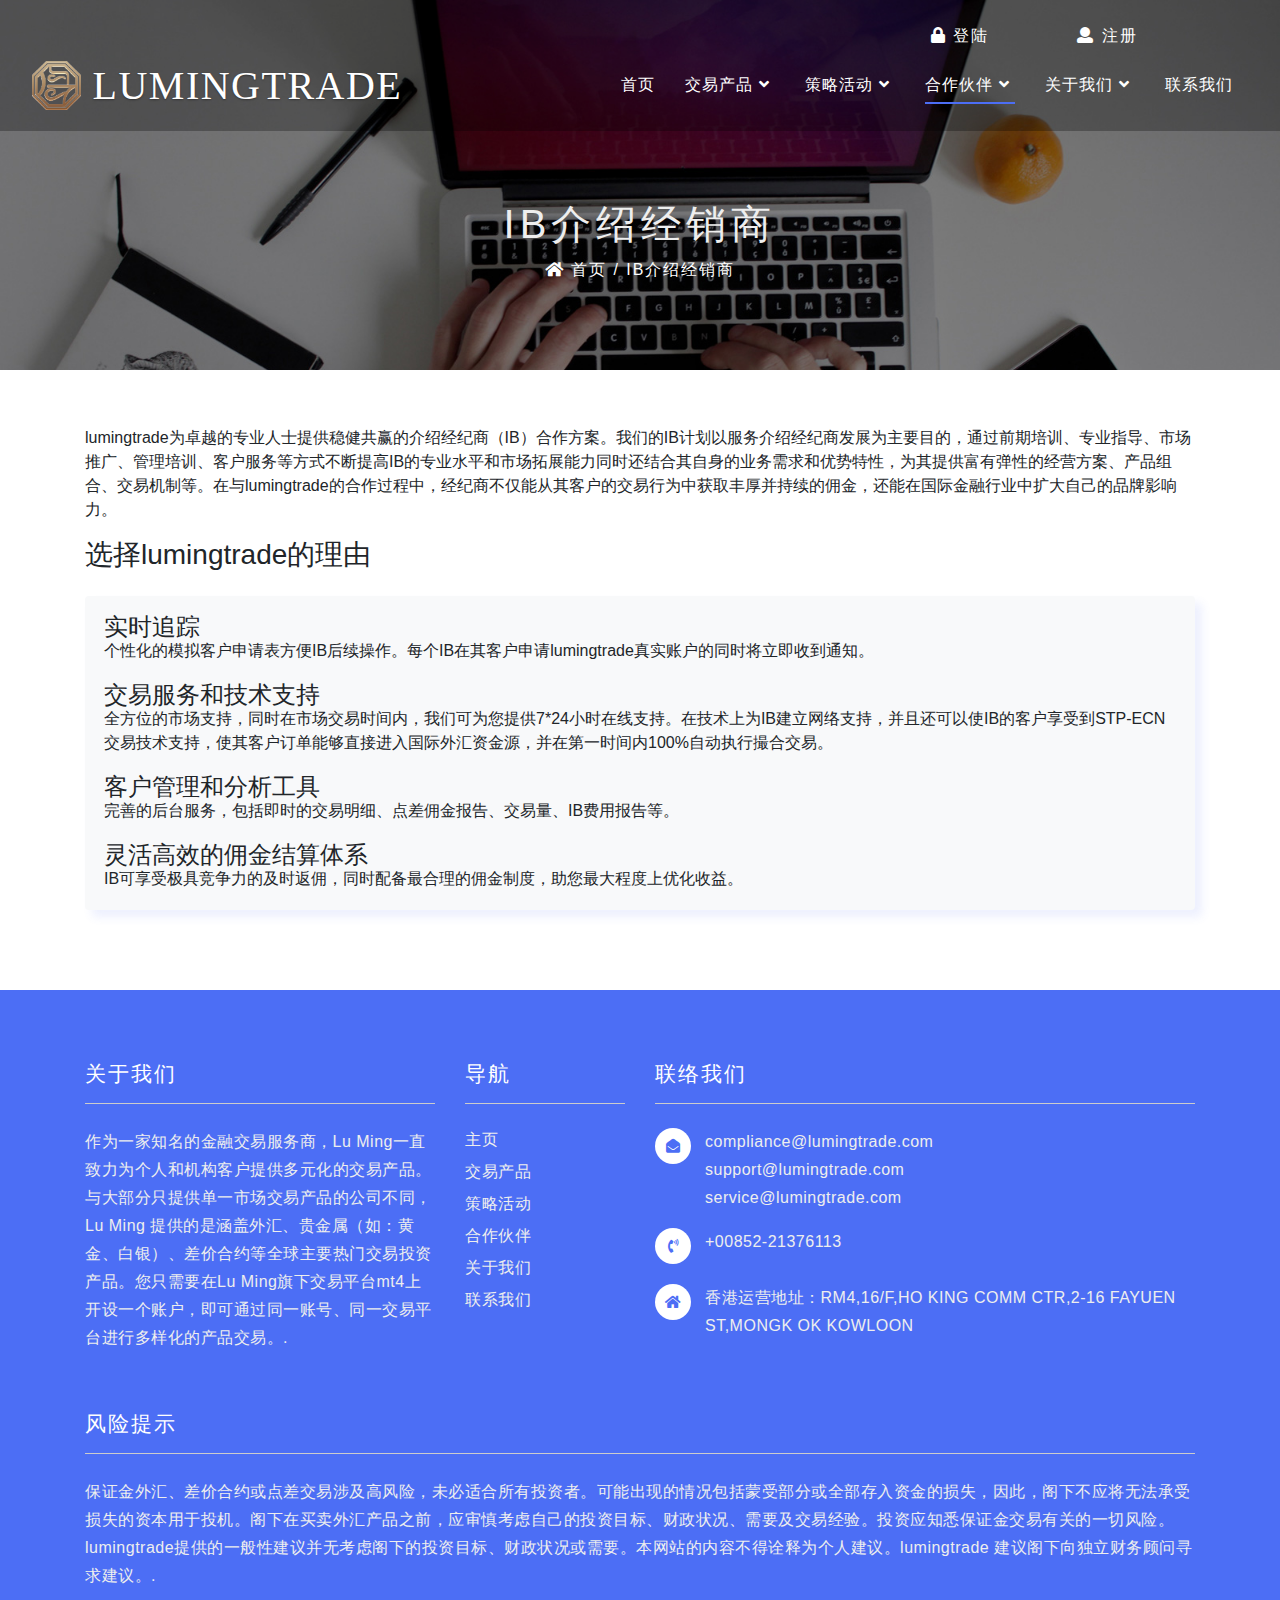
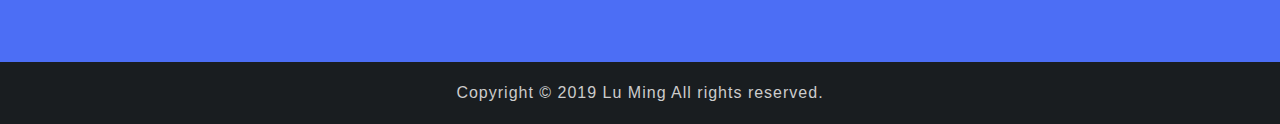
<file: partner-ib.html>
<!DOCTYPE html>
<html lang="en">
<head>
<title>Contact</title>
	
	<!-- Meta tag Keywords -->
	<meta name="viewport" content="width=device-width, initial-scale=1">
	<meta charset="utf-8">
	<meta name="keywords" content="" />
	<!--// Meta tag Keywords -->
    
	<!-- css files -->
	<link rel="stylesheet" href="css/bootstrap.css"> <!-- Bootstrap-Core-CSS -->
    <link href="css/style6.css" rel='stylesheet' type='text/css' />
	<link rel="stylesheet" href="css/style.css" type="text/css" media="all" /> <!-- Style-CSS --> 
	<link rel="stylesheet" href="css/fontawesome-all.css"> <!-- Font-Awesome-Icons-CSS -->
	<!-- //css files -->
	


</head>

<body>

<!-- header -->
<div class="header-top">
	<header>
		<div class="top-head ml-lg-auto text-center">
			<div class="row mr-0">

				<div class="col-lg-4">
				</div>
				<div class="col-md-3 col-4 sign-btn">
					<a href="#" data-toggle="modal" data-target="#exampleModalCenter">
						<i class="fas fa-lock"></i>  登陆</a>
				</div>
				<div class="col-md-3 col-4 sign-btn">
					<a href="#" data-toggle="modal" data-target="#exampleModalCenter2">
						<i class="fas fa-user"></i>  注册</a>
				</div>
			</div>
		</div>
		<div class="clearfix"></div>
		<nav class="navbar navbar-expand-lg navbar-light">
			<div class="logo">
				<h1>
					<a class="navbar-brand" href="index.html">
						<img src="./images/logo.png" alt="" style="width: 49px;vertical-align: bottom;">
						<!-- <i class="fab fa-cloudversify"></i>  -->
					lumingtrade</a>
				</h1>
			</div>
			<button class="navbar-toggler" type="button" data-toggle="collapse" data-target="#navbarSupportedContent" aria-controls="navbarSupportedContent" aria-expanded="false" aria-label="Toggle navigation">
				<span class="navbar-toggler-icon">
					<i class="fas fa-bars"></i>
				</span>

			</button>

			<div class="collapse navbar-collapse" id="navbarSupportedContent">
				<ul class="navbar-nav ml-lg-auto text-center">
					<li class="nav-item ">
						<a class="nav-link" href="index.html">首页
							<span class="sr-only">(current)</span>
						</a>
					</li>
					<li class="nav-item dropdown ">
						<a class="nav-link dropdown-toggle" href="#" id="navbarDropdown" role="button" data-toggle="dropdown" aria-haspopup="true" aria-expanded="false">
							交易产品
							<i class="fas fa-angle-down"></i>
						</a>
						<div class="dropdown-menu" aria-labelledby="navbarDropdown">
							<a class="dropdown-item" href="product-exchange.html" title="">外汇</a>
							<a class="dropdown-item" href="product-bigTrade.html" title="">大宗商品</a>
							<a class="dropdown-item" href="product-indexNumber.html">指数</a>
							<a class="dropdown-item" href="product-cfd.html">差价合约</a>
							<a class="dropdown-item" href="product-mt4DownLoad.html">交易工具</a>
						</div>
					</li>
					<li class="nav-item dropdown ">
						<a class="nav-link dropdown-toggle" href="#" id="navbarDropdown" role="button" data-toggle="dropdown" aria-haspopup="true" aria-expanded="false">
							策略活动
							<i class="fas fa-angle-down"></i>
						</a>
						<div class="dropdown-menu" aria-labelledby="navbarDropdown">
							<a class="dropdown-item" href="strategy-canlender.html" title="">财经日历</a>
							<a class="dropdown-item" href="strategy-problem.html" title="">常见问题</a>
						</div>
					</li>
					<li class="nav-item dropdown active">
						<a class="nav-link dropdown-toggle" href="#" id="navbarDropdown" role="button" data-toggle="dropdown" aria-haspopup="true" aria-expanded="false">
							合作伙伴
							<i class="fas fa-angle-down"></i>
						</a>
						<div class="dropdown-menu" aria-labelledby="navbarDropdown">
							<a class="dropdown-item" href="partner-ib.html" title="">IB介绍经销商</a>
							<a class="dropdown-item" href="partner-platform.html" title="">平台搭建服务</a>
						</div>
					</li>
					<li class="nav-item dropdown">
						<a class="nav-link dropdown-toggle" href="#" id="navbarDropdown1" role="button" data-toggle="dropdown" aria-haspopup="true" aria-expanded="false">
							关于我们
							<i class="fas fa-angle-down"></i>
						</a>
						<div class="dropdown-menu" aria-labelledby="navbarDropdown">
							<a class="dropdown-item" href="about-company.html"> 公司优势</a>
							<a class="dropdown-item" href="about-license.html">监管执照</a>
							<a class="dropdown-item" href="about-account.html"> 开户流程</a>
						</div>
					</li>
					<li class="nav-item">
						<a class="nav-link" href="contact.html">联系我们</a>
					</li>
				</ul>

			</div>
		</nav>
	</header>
</div>
<!-- header -->

<!-- inner page banner -->
<section class="inner-page-banner">
	<div class="page-heading text-center">
		<h2>IB介绍经销商</h2>
		<span class="section_1-breadcrumbs"><a href="index.html"><i class="fa fa-home home_1"></i> 首页</a> <span>/ IB介绍经销商</span></span>
	</div>
</section>
<!-- //inner page banner -->

<!-- contact  welcome-grids-->		
<section class="contact py-5">
	<div class="container">
		<div class="grid_3 grid_5 agile" style="padding: 0.5em 0;">
			<p>lumingtrade为卓越的专业人士提供稳健共赢的介绍经纪商（IB）合作方案。我们的IB计划以服务介绍经纪商发展为主要目的，通过前期培训、专业指导、市场推广、管理培训、客户服务等方式不断提高IB的专业水平和市场拓展能力同时还结合其自身的业务需求和优势特性，为其提供富有弹性的经营方案、产品组合、交易机制等。在与lumingtrade的合作过程中，经纪商不仅能从其客户的交易行为中获取丰厚并持续的佣金，还能在国际金融行业中扩大自己的品牌影响力。</p>
		</div>
		<div class="grid_3 grid_5 agile" style="padding: 0.5em 0;">
			<h3>选择lumingtrade的理由</h3>
			<div class="well" style="line-height: 24px;">
				<h4 style="line-height: 1em;">实时追踪</h4>
				个性化的模拟客户申请表方便IB后续操作。每个IB在其客户申请lumingtrade真实账户的同时将立即收到通知。
				<h4 style="line-height: 1em;margin-top: 20px;">交易服务和技术支持</h4>
				全方位的市场支持，同时在市场交易时间内，我们可为您提供7*24小时在线支持。在技术上为IB建立网络支持，并且还可以使IB的客户享受到STP-ECN交易技术支持，使其客户订单能够直接进入国际外汇资金源，并在第一时间内100%自动执行撮合交易。
				<h4 style="line-height: 1em;margin-top: 20px;">客户管理和分析工具</h4>
				完善的后台服务，包括即时的交易明细、点差佣金报告、交易量、IB费用报告等。
				<h4 style="line-height: 1em;margin-top: 20px;">灵活高效的佣金结算体系</h4>
				IB可享受极具竞争力的及时返佣，同时配备最合理的佣金制度，助您最大程度上优化收益。
			</div>
		</div>
	</div>
</section>

<!-- //contact -->	


<!-- footer -->
<footer class="footer py-5">
	<div class="container py-sm-4">
		<div class="row">
			<div class="col-lg-4 col-md-6 footer-top">
				<h3 class="mb-4 pb-3 w3f_title">关于我们</h3>
				<p>作为一家知名的金融交易服务商，Lu Ming一直致力为个人和机构客户提供多元化的交易产品。与大部分只提供单一市场交易产品的公司不同，Lu Ming 提供的是涵盖外汇、贵金属（如：黄金、白银）、差价合约等全球主要热门交易投资产品。您只需要在Lu Ming旗下交易平台mt4上开设一个账户，即可通过同一账号、同一交易平台进行多样化的产品交易。.</p>

			</div>
			<div class="col-lg-2  col-md-6 footv3-left mt-md-0 mt-5">
				<h3 class="mb-4 pb-3 w3f_title">导航</h3>
				<ul class="list-agileits">
					<li >
						<a href="index.html">
							主页
						</a>
					</li>
					<li class="my-2">
						<a href="product-exchange.html">
							交易产品
						</a>
					</li>
					<li class="my-2">
						<a href="strategy-canlender.html">
							策略活动
						</a>
					</li>
					<li class="mb-2">
						<a href="partner-ib.html">
							合作伙伴
						</a>
					</li>
					<li class="my-2">
						<a href="about-company.html">
							关于我们
						</a>
					</li>
					<li class="my-2">
						<a href="contact.html">
							联系我们
						</a>
					</li>
				</ul>
			</div>
			<div class="col-lg-6 col-md-6 mt-lg-0 mt-5">
				<h3 class="mb-4 pb-3 w3f_title">联络我们</h3>
				<div class="fv3-contact">
					<span class="fas fa-envelope-open mr-2"></span>
					<p>
						<a href="mailto:compliance@lumingtrade.com">compliance@lumingtrade.com</a>
					</p>
					<p>
						<a href="mailto:support@lumingtrade.com">support@lumingtrade.com</a>
					</p>
					<p>
						<a href="mailto:service@lumingtrade.com">service@lumingtrade.com</a>
					</p>
				</div>
				<div class="fv3-contact my-3">
					<span class="fas fa-phone-volume mr-2"></span>
					<p>+00852-21376113</p>
				</div>
				<div class="fv3-contact">
					<span class="fas fa-home mr-2"></span>
					<p>香港运营地址：RM4,16/F,HO KING COMM CTR,2-16 FAYUEN ST,MONGK OK KOWLOON</p>
				</div>
			</div>
		</div>
		<div class="row">
			<div class="col-lg-12 footer-top" style="margin-top: 60px">
				<h3 class="mb-4 pb-3 w3f_title">风险提示</h3>
				<p style="max-width: 100%">保证金外汇、差价合约或点差交易涉及高风险，未必适合所有投资者。可能出现的情况包括蒙受部分或全部存入资金的损失，因此，阁下不应将无法承受损失的资本用于投机。阁下在买卖外汇产品之前，应审慎考虑自己的投资目标、财政状况、需要及交易经验。投资应知悉保证金交易有关的一切风险。lumingtrade提供的一般性建议并无考虑阁下的投资目标、财政状况或需要。本网站的内容不得诠释为个人建议。lumingtrade 建议阁下向独立财务顾问寻求建议。.</p>
			</div>
		</div>
	</div>
	<!-- //footer bottom -->
</footer>
<!-- //footer -->

<!-- copyright -->
<div class="cpy-right text-center">
	<p>Copyright © 2019 Lu Ming All rights reserved.</p>
</div>
<!-- //copyright -->







	<!-- js -->
	<script src="js/jquery-2.1.4.min.js"></script>
	<script src="js/bootstrap.js"></script> <!-- Necessary-JavaScript-File-For-Bootstrap --> 
	<!-- //js -->
	
    <script src="js/modernizr-2.6.2.min.js"></script>


    <script>
        $(document).ready(function() {
            $(".dropdown").hover(
                function() {
                    $('.dropdown-menu', this).stop(true, true).slideDown("fast");
                    $(this).toggleClass('open');
                },
                function() {
                    $('.dropdown-menu', this).stop(true, true).slideUp("fast");
                    $(this).toggleClass('open');
                }
            );
        });
    </script>
    <!-- //dropdown nav -->


	<!-- start-smoth-scrolling -->
	<script src="js/SmoothScroll.min.js"></script>
	<script src="js/move-top.js"></script>
	<script src="js/easing.js"></script>
	<script>
		jQuery(document).ready(function($) {
			$(".scroll").click(function(event){		
				event.preventDefault();
				$('html,body').animate({scrollTop:$(this.hash).offset().top},1000);
			});
		});
	</script>
	<!-- here stars scrolling icon -->
	<script>
		$(document).ready(function() {
			/*
				var defaults = {
				containerID: 'toTop', // fading element id
				containerHoverID: 'toTopHover', // fading element hover id
				scrollSpeed: 1200,
				easingType: 'linear' 
				};
			*/
								
			$().UItoTop({ easingType: 'easeOutQuart' });
								
			});
	</script>
	<!-- //here ends scrolling icon -->
	<!-- start-smoth-scrolling -->

</body>
</html>
</file>
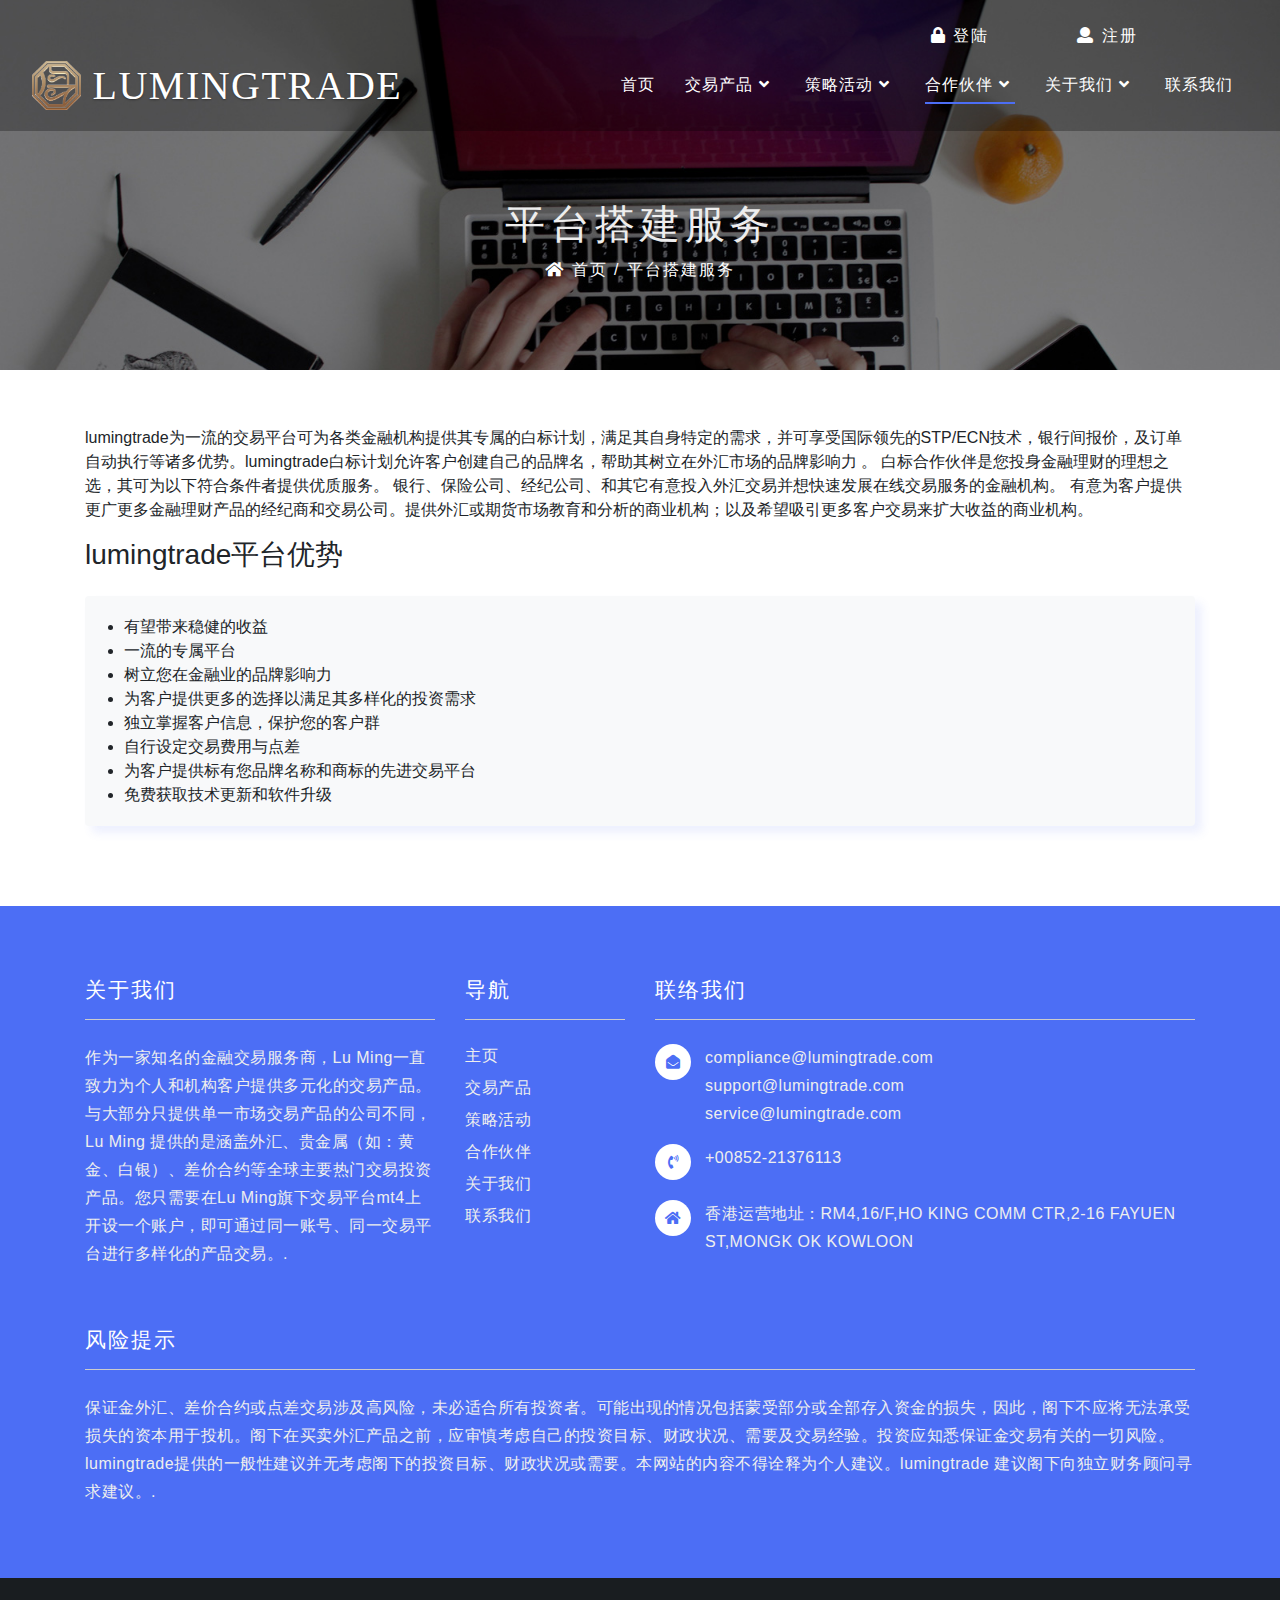
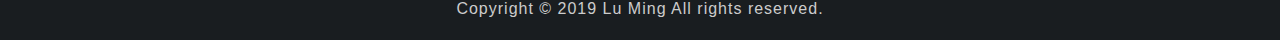
<file: partner-platform.html>
<!DOCTYPE html>
<html lang="en">
<head>
<title>Contact</title>
	
	<!-- Meta tag Keywords -->
	<meta name="viewport" content="width=device-width, initial-scale=1">
	<meta charset="utf-8">
	<meta name="keywords" content="" />
	<!--// Meta tag Keywords -->
    
	<!-- css files -->
	<link rel="stylesheet" href="css/bootstrap.css"> <!-- Bootstrap-Core-CSS -->
    <link href="css/style6.css" rel='stylesheet' type='text/css' />
	<link rel="stylesheet" href="css/style.css" type="text/css" media="all" /> <!-- Style-CSS --> 
	<link rel="stylesheet" href="css/fontawesome-all.css"> <!-- Font-Awesome-Icons-CSS -->
	<!-- //css files -->
	


</head>

<body>

<!-- header -->
<div class="header-top">
	<header>
		<div class="top-head ml-lg-auto text-center">
			<div class="row mr-0">

				<div class="col-lg-4">
				</div>
				<div class="col-md-3 col-4 sign-btn">
					<a href="#" data-toggle="modal" data-target="#exampleModalCenter">
						<i class="fas fa-lock"></i>  登陆</a>
				</div>
				<div class="col-md-3 col-4 sign-btn">
					<a href="#" data-toggle="modal" data-target="#exampleModalCenter2">
						<i class="fas fa-user"></i>  注册</a>
				</div>
			</div>
		</div>
		<div class="clearfix"></div>
		<nav class="navbar navbar-expand-lg navbar-light">
			<div class="logo">
				<h1>
					<a class="navbar-brand" href="index.html">
						<img src="./images/logo.png" alt="" style="width: 49px;vertical-align: bottom;">
						<!-- <i class="fab fa-cloudversify"></i>  -->
					lumingtrade</a>
				</h1>
			</div>
			<button class="navbar-toggler" type="button" data-toggle="collapse" data-target="#navbarSupportedContent" aria-controls="navbarSupportedContent" aria-expanded="false" aria-label="Toggle navigation">
				<span class="navbar-toggler-icon">
					<i class="fas fa-bars"></i>
				</span>

			</button>

			<div class="collapse navbar-collapse" id="navbarSupportedContent">
				<ul class="navbar-nav ml-lg-auto text-center">
					<li class="nav-item ">
						<a class="nav-link" href="index.html">首页
							<span class="sr-only">(current)</span>
						</a>
					</li>
					<li class="nav-item dropdown ">
						<a class="nav-link dropdown-toggle" href="#" id="navbarDropdown" role="button" data-toggle="dropdown" aria-haspopup="true" aria-expanded="false">
							交易产品
							<i class="fas fa-angle-down"></i>
						</a>
						<div class="dropdown-menu" aria-labelledby="navbarDropdown">
							<a class="dropdown-item" href="product-exchange.html" title="">外汇</a>
							<a class="dropdown-item" href="product-bigTrade.html" title="">大宗商品</a>
							<a class="dropdown-item" href="product-indexNumber.html">指数</a>
							<a class="dropdown-item" href="product-cfd.html">差价合约</a>
							<a class="dropdown-item" href="product-mt4DownLoad.html">交易工具</a>
						</div>
					</li>
					<li class="nav-item dropdown ">
						<a class="nav-link dropdown-toggle" href="#" id="navbarDropdown" role="button" data-toggle="dropdown" aria-haspopup="true" aria-expanded="false">
							策略活动
							<i class="fas fa-angle-down"></i>
						</a>
						<div class="dropdown-menu" aria-labelledby="navbarDropdown">
							<a class="dropdown-item" href="strategy-canlender.html" title="">财经日历</a>
							<a class="dropdown-item" href="strategy-problem.html" title="">常见问题</a>
						</div>
					</li>
					<li class="nav-item dropdown active">
						<a class="nav-link dropdown-toggle" href="#" id="navbarDropdown" role="button" data-toggle="dropdown" aria-haspopup="true" aria-expanded="false">
							合作伙伴
							<i class="fas fa-angle-down"></i>
						</a>
						<div class="dropdown-menu" aria-labelledby="navbarDropdown">
							<a class="dropdown-item" href="partner-ib.html" title="">IB介绍经销商</a>
							<a class="dropdown-item" href="partner-platform.html" title="">平台搭建服务</a>
						</div>
					</li>
					<li class="nav-item dropdown">
						<a class="nav-link dropdown-toggle" href="#" id="navbarDropdown1" role="button" data-toggle="dropdown" aria-haspopup="true" aria-expanded="false">
							关于我们
							<i class="fas fa-angle-down"></i>
						</a>
						<div class="dropdown-menu" aria-labelledby="navbarDropdown">
							<a class="dropdown-item" href="about-company.html"> 公司优势</a>
							<a class="dropdown-item" href="about-license.html">监管执照</a>
							<a class="dropdown-item" href="about-account.html"> 开户流程</a>
						</div>
					</li>
					<li class="nav-item">
						<a class="nav-link" href="contact.html">联系我们</a>
					</li>
				</ul>

			</div>
		</nav>
	</header>
</div>
<!-- header -->

<!-- inner page banner -->
<section class="inner-page-banner">
	<div class="page-heading text-center">
		<h2>平台搭建服务</h2>
		<span class="section_1-breadcrumbs"><a href="index.html"><i class="fa fa-home home_1"></i> 首页</a> <span>/ 平台搭建服务</span></span>
	</div>
</section>
<!-- //inner page banner -->

<!-- contact  welcome-grids-->		
<section class="contact py-5">
	<div class="container">
		<div class="grid_3 grid_5 agile" style="padding: 0.5em 0;">
			<p>lumingtrade为一流的交易平台可为各类金融机构提供其专属的白标计划，满足其自身特定的需求，并可享受国际领先的STP/ECN技术，银行间报价，及订单自动执行等诸多优势。lumingtrade白标计划允许客户创建自己的品牌名，帮助其树立在外汇市场的品牌影响力 。
				白标合作伙伴是您投身金融理财的理想之选，其可为以下符合条件者提供优质服务。
				银行、保险公司、经纪公司、和其它有意投入外汇交易并想快速发展在线交易服务的金融机构。
				有意为客户提供更广更多金融理财产品的经纪商和交易公司。提供外汇或期货市场教育和分析的商业机构；以及希望吸引更多客户交易来扩大收益的商业机构。
			</p>
		</div>
		<div class="grid_3 grid_5 agile" style="padding: 0.5em 0;">
			<h3>lumingtrade平台优势</h3>
			<div class="well" style="line-height: 24px;">
				<ul class="list-group w3-agile" style="padding-left: 20px;">
					<li class="list-group-item1">有望带来稳健的收益</li>
					<li class="list-group-item1">一流的专属平台</li>
					<li class="list-group-item1">树立您在金融业的品牌影响力</li>
					<li class="list-group-item1">为客户提供更多的选择以满足其多样化的投资需求</li>
					<li class="list-group-item1">独立掌握客户信息，保护您的客户群</li>
					<li class="list-group-item1">自行设定交易费用与点差</li>
					<li class="list-group-item1">为客户提供标有您品牌名称和商标的先进交易平台</li>
					<li class="list-group-item1">免费获取技术更新和软件升级</li>
				</ul>
			</div>
		</div>
	</div>
</section>

<!-- //contact -->	


<!-- footer -->
<footer class="footer py-5">
	<div class="container py-sm-4">
		<div class="row">
			<div class="col-lg-4 col-md-6 footer-top">
				<h3 class="mb-4 pb-3 w3f_title">关于我们</h3>
				<p>作为一家知名的金融交易服务商，Lu Ming一直致力为个人和机构客户提供多元化的交易产品。与大部分只提供单一市场交易产品的公司不同，Lu Ming 提供的是涵盖外汇、贵金属（如：黄金、白银）、差价合约等全球主要热门交易投资产品。您只需要在Lu Ming旗下交易平台mt4上开设一个账户，即可通过同一账号、同一交易平台进行多样化的产品交易。.</p>

			</div>
			<div class="col-lg-2  col-md-6 footv3-left mt-md-0 mt-5">
				<h3 class="mb-4 pb-3 w3f_title">导航</h3>
				<ul class="list-agileits">
					<li >
						<a href="index.html">
							主页
						</a>
					</li>
					<li class="my-2">
						<a href="product-exchange.html">
							交易产品
						</a>
					</li>
					<li class="my-2">
						<a href="strategy-canlender.html">
							策略活动
						</a>
					</li>
					<li class="mb-2">
						<a href="partner-ib.html">
							合作伙伴
						</a>
					</li>
					<li class="my-2">
						<a href="about-company.html">
							关于我们
						</a>
					</li>
					<li class="my-2">
						<a href="contact.html">
							联系我们
						</a>
					</li>
				</ul>
			</div>
			<div class="col-lg-6 col-md-6 mt-lg-0 mt-5">
				<h3 class="mb-4 pb-3 w3f_title">联络我们</h3>
				<div class="fv3-contact">
					<span class="fas fa-envelope-open mr-2"></span>
					<p>
						<a href="mailto:compliance@lumingtrade.com">compliance@lumingtrade.com</a>
					</p>
					<p>
						<a href="mailto:support@lumingtrade.com">support@lumingtrade.com</a>
					</p>
					<p>
						<a href="mailto:service@lumingtrade.com">service@lumingtrade.com</a>
					</p>
				</div>
				<div class="fv3-contact my-3">
					<span class="fas fa-phone-volume mr-2"></span>
					<p>+00852-21376113</p>
				</div>
				<div class="fv3-contact">
					<span class="fas fa-home mr-2"></span>
					<p>香港运营地址：RM4,16/F,HO KING COMM CTR,2-16 FAYUEN ST,MONGK OK KOWLOON</p>
				</div>
			</div>
		</div>
		<div class="row">
			<div class="col-lg-12 footer-top" style="margin-top: 60px">
				<h3 class="mb-4 pb-3 w3f_title">风险提示</h3>
				<p style="max-width: 100%">保证金外汇、差价合约或点差交易涉及高风险，未必适合所有投资者。可能出现的情况包括蒙受部分或全部存入资金的损失，因此，阁下不应将无法承受损失的资本用于投机。阁下在买卖外汇产品之前，应审慎考虑自己的投资目标、财政状况、需要及交易经验。投资应知悉保证金交易有关的一切风险。lumingtrade提供的一般性建议并无考虑阁下的投资目标、财政状况或需要。本网站的内容不得诠释为个人建议。lumingtrade 建议阁下向独立财务顾问寻求建议。.</p>
			</div>
		</div>
	</div>
	<!-- //footer bottom -->
</footer>
<!-- //footer -->

<!-- copyright -->
<div class="cpy-right text-center">
	<p>Copyright © 2019 Lu Ming All rights reserved.</p>
</div>
<!-- //copyright -->




 


	<!-- js -->
	<script src="js/jquery-2.1.4.min.js"></script>
	<script src="js/bootstrap.js"></script> <!-- Necessary-JavaScript-File-For-Bootstrap --> 
	<!-- //js -->
	
    <script src="js/modernizr-2.6.2.min.js"></script>


    <script>
        $(document).ready(function() {
            $(".dropdown").hover(
                function() {
                    $('.dropdown-menu', this).stop(true, true).slideDown("fast");
                    $(this).toggleClass('open');
                },
                function() {
                    $('.dropdown-menu', this).stop(true, true).slideUp("fast");
                    $(this).toggleClass('open');
                }
            );
        });
    </script>
    <!-- //dropdown nav -->


	<!-- start-smoth-scrolling -->
	<script src="js/SmoothScroll.min.js"></script>
	<script src="js/move-top.js"></script>
	<script src="js/easing.js"></script>
	<script>
		jQuery(document).ready(function($) {
			$(".scroll").click(function(event){		
				event.preventDefault();
				$('html,body').animate({scrollTop:$(this.hash).offset().top},1000);
			});
		});
	</script>
	<!-- here stars scrolling icon -->
	<script>
		$(document).ready(function() {
			/*
				var defaults = {
				containerID: 'toTop', // fading element id
				containerHoverID: 'toTopHover', // fading element hover id
				scrollSpeed: 1200,
				easingType: 'linear' 
				};
			*/
								
			$().UItoTop({ easingType: 'easeOutQuart' });
								
			});
	</script>
	<!-- //here ends scrolling icon -->
	<!-- start-smoth-scrolling -->

</body>
</html>
</file>
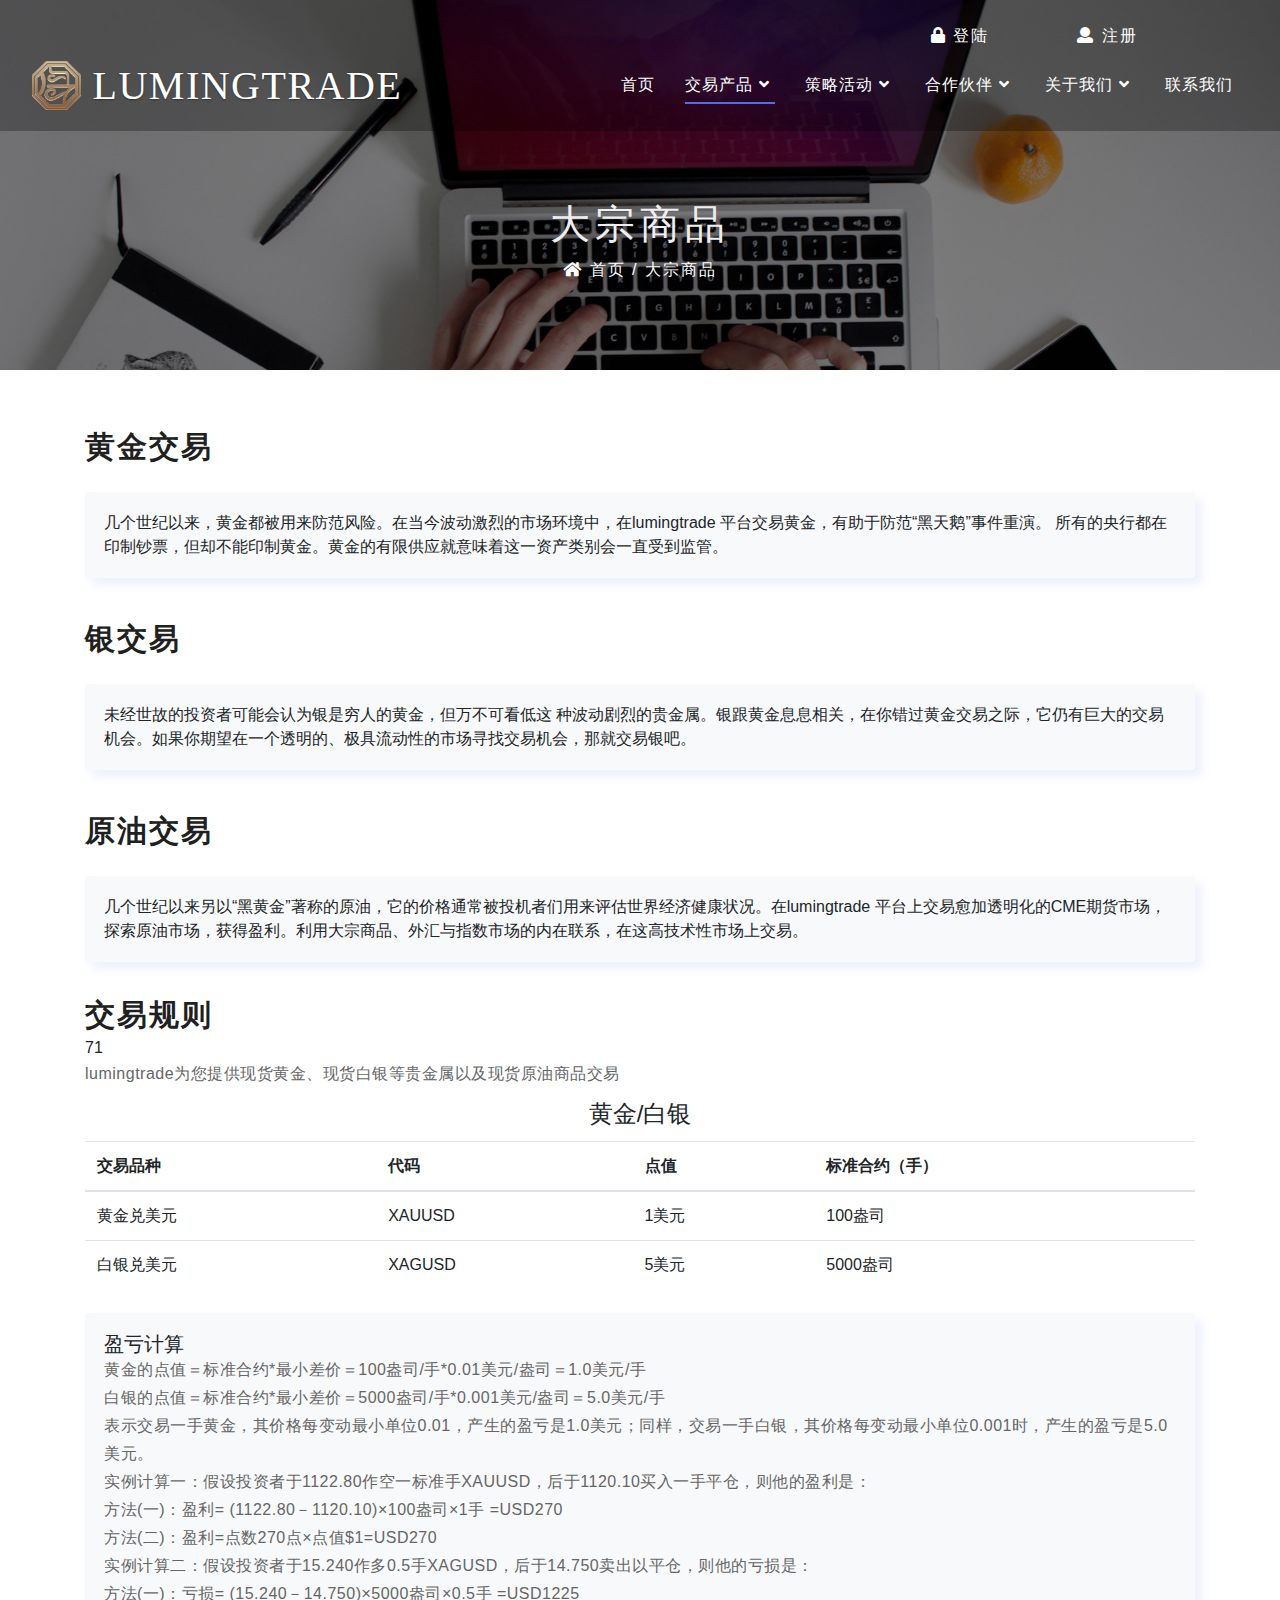
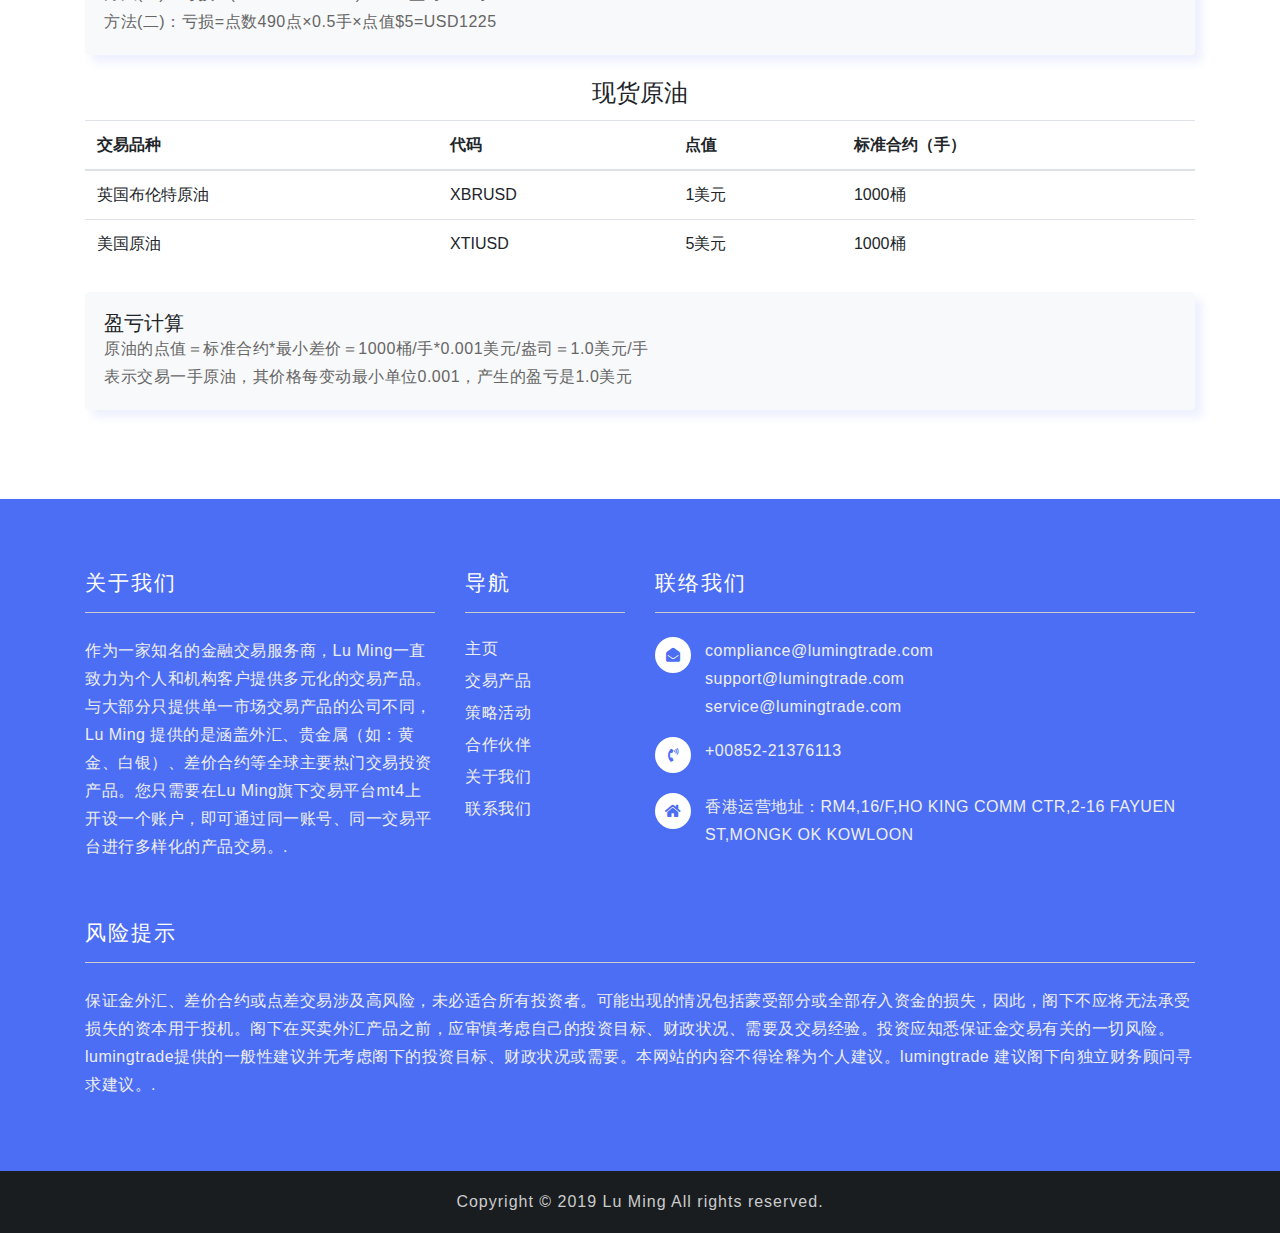
<file: product-bigTrade.html>
<!DOCTYPE html>
<html lang="en">
<head>
<title>Contact</title>
	
	<!-- Meta tag Keywords -->
	<meta name="viewport" content="width=device-width, initial-scale=1">
	<meta charset="utf-8">
	<meta name="keywords" content="" />
	<!--// Meta tag Keywords -->
    
	<!-- css files -->
	<link rel="stylesheet" href="css/bootstrap.css"> <!-- Bootstrap-Core-CSS -->
    <link href="css/style6.css" rel='stylesheet' type='text/css' />
	<link rel="stylesheet" href="css/style.css" type="text/css" media="all" /> <!-- Style-CSS --> 
	<link rel="stylesheet" href="css/fontawesome-all.css"> <!-- Font-Awesome-Icons-CSS -->
	<!-- //css files -->
	


</head>

<body>

<!-- header -->
<div class="header-top">
	<header>
		<div class="top-head ml-lg-auto text-center">
			<div class="row mr-0">

				<div class="col-lg-4">
				</div>
				<div class="col-md-3 col-4 sign-btn">
					<a href="#" data-toggle="modal" data-target="#exampleModalCenter">
						<i class="fas fa-lock"></i>  登陆</a>
				</div>
				<div class="col-md-3 col-4 sign-btn">
					<a href="#" data-toggle="modal" data-target="#exampleModalCenter2">
						<i class="fas fa-user"></i>  注册</a>
				</div>
			</div>
		</div>
		<div class="clearfix"></div>
		<nav class="navbar navbar-expand-lg navbar-light">
			<div class="logo">
				<h1>
					<a class="navbar-brand" href="index.html">
						<img src="./images/logo.png" alt="" style="width: 49px;vertical-align: bottom;">
						<!-- <i class="fab fa-cloudversify"></i>  -->
					lumingtrade</a>
				</h1>
			</div>
			<button class="navbar-toggler" type="button" data-toggle="collapse" data-target="#navbarSupportedContent" aria-controls="navbarSupportedContent" aria-expanded="false" aria-label="Toggle navigation">
				<span class="navbar-toggler-icon">
					<i class="fas fa-bars"></i>
				</span>

			</button>

			<div class="collapse navbar-collapse" id="navbarSupportedContent">
				<ul class="navbar-nav ml-lg-auto text-center">
					<li class="nav-item ">
						<a class="nav-link" href="index.html">首页
							<span class="sr-only">(current)</span>
						</a>
					</li>
					<li class="nav-item dropdown active">
						<a class="nav-link dropdown-toggle" href="#" id="navbarDropdown" role="button" data-toggle="dropdown" aria-haspopup="true" aria-expanded="false">
							交易产品
							<i class="fas fa-angle-down"></i>
						</a>
						<div class="dropdown-menu" aria-labelledby="navbarDropdown">
							<a class="dropdown-item" href="product-exchange.html" title="">外汇</a>
							<a class="dropdown-item" href="product-bigTrade.html" title="">大宗商品</a>
							<a class="dropdown-item" href="product-indexNumber.html">指数</a>
							<a class="dropdown-item" href="product-cfd.html">差价合约</a>
							<a class="dropdown-item" href="product-mt4DownLoad.html">交易工具</a>
						</div>
					</li>
					<li class="nav-item dropdown">
						<a class="nav-link dropdown-toggle" href="#" id="navbarDropdown" role="button" data-toggle="dropdown" aria-haspopup="true" aria-expanded="false">
							策略活动
							<i class="fas fa-angle-down"></i>
						</a>
						<div class="dropdown-menu" aria-labelledby="navbarDropdown">
							<a class="dropdown-item" href="strategy-canlender.html" title="">财经日历</a>
							<a class="dropdown-item" href="strategy-problem.html" title="">常见问题</a>
						</div>
					</li>
					<li class="nav-item dropdown">
						<a class="nav-link dropdown-toggle" href="#" id="navbarDropdown" role="button" data-toggle="dropdown" aria-haspopup="true" aria-expanded="false">
							合作伙伴
							<i class="fas fa-angle-down"></i>
						</a>
						<div class="dropdown-menu" aria-labelledby="navbarDropdown">
							<a class="dropdown-item" href="partner-ib.html" title="">IB介绍经销商</a>
							<a class="dropdown-item" href="partner-platform.html" title="">平台搭建服务</a>
						</div>
					</li>
					<li class="nav-item dropdown">
						<a class="nav-link dropdown-toggle" href="#" id="navbarDropdown1" role="button" data-toggle="dropdown" aria-haspopup="true" aria-expanded="false">
							关于我们
							<i class="fas fa-angle-down"></i>
						</a>
						<div class="dropdown-menu" aria-labelledby="navbarDropdown">
							<a class="dropdown-item" href="about-company.html"> 公司优势</a>
							<a class="dropdown-item" href="about-license.html">监管执照</a>
							<a class="dropdown-item" href="about-account.html"> 开户流程</a>
						</div>
					</li>
					<li class="nav-item">
						<a class="nav-link" href="contact.html">联系我们</a>
					</li>
				</ul>

			</div>
		</nav>
	</header>
</div>
<!-- header -->

<!-- inner page banner -->
<section class="inner-page-banner">
	<div class="page-heading text-center">
		<h2>大宗商品</h2>
		<span class="section_1-breadcrumbs"><a href="index.html"><i class="fa fa-home home_1"></i> 首页</a> <span>/ 大宗商品</span></span>
	</div>
</section>
<!-- //inner page banner -->

<!-- contact  welcome-grids-->		
<section class="contact py-5">
		<div class="container welcome-grids">
				<div class="grid_3 grid_5 agile" style="padding: 0.5em 0;">
					<h3>黄金交易</h3>
					<div class="well" style="line-height: 24px;">
						几个世纪以来，黄金都被用来防范风险。在当今波动激烈的市场环境中，在lumingtrade  平台交易黄金，有助于防范“黑天鹅”事件重演。
						所有的央行都在印制钞票，但却不能印制黄金。黄金的有限供应就意味着这一资产类别会一直受到监管。
					</div>
				</div>
				<div class="grid_3 grid_5 agile" style="padding: 0.5em 0;">
					<h3>银交易</h3>
					<div class="well" style="line-height: 24px;">
						未经世故的投资者可能会认为银是穷人的黄金，但万不可看低这 种波动剧烈的贵金属。银跟黄金息息相关，在你错过黄金交易之际，它仍有巨大的交易机会。如果你期望在一个透明的、极具流动性的市场寻找交易机会，那就交易银吧。
					</div>
				</div>
				<div class="grid_3 grid_5 agile" style="padding: 0.5em 0;">
					<h3>原油交易</h3>
					<div class="well" style="line-height: 24px;">
						几个世纪以来另以“黑黄金”著称的原油，它的价格通常被投机者们用来评估世界经济健康状况。在lumingtrade  平台上交易愈加透明化的CME期货市场，探索原油市场，获得盈利。利用大宗商品、外汇与指数市场的内在联系，在这高技术性市场上交易。
					</div>
				</div>
				<div class="page-header">
					<h3 class="bars">交易规则</h3>
				</div>71
				<p>lumingtrade为您提供现货黄金、现货白银等贵金属以及现货原油商品交易</p>
				<h4 class="typoh2" style="text-align: center;margin: 0.5em;">黄金/白银</h4>
				<div class="bs-docs-example">
					<table class="table">
						<thead>
						<tr>
							<th>交易品种</th>
							<th>代码</th>
							<th>点值</th>
							<th>标准合约（手）</th>
						</tr>
						</thead>
						<tbody>
						<tr>
							<td>黄金兑美元</td>
							<td>XAUUSD</td>
							<td>1美元</td>
							<td>100盎司</td>
						</tr>
						<tr>
							<td>白银兑美元</td>
							<td>XAGUSD</td>
							<td>5美元</td>
							<td>5000盎司</td>
						</tr>
						</tbody>
					</table>
					<div class="well" style="line-height: 24px;">
						<h5>盈亏计算</h5>
						<p>黄金的点值＝标准合约*最小差价＝100盎司/手*0.01美元/盎司＝1.0美元/手</p>
						<p>白银的点值＝标准合约*最小差价＝5000盎司/手*0.001美元/盎司＝5.0美元/手</p>
						<p>表示交易一手黄金，其价格每变动最小单位0.01，产生的盈亏是1.0美元；同样，交易一手白银，其价格每变动最小单位0.001时，产生的盈亏是5.0美元。</p>
						<p>实例计算一：假设投资者于1122.80作空一标准手XAUUSD，后于1120.10买入一手平仓，则他的盈利是：</p>
						<p>方法(一)：盈利= (1122.80－1120.10)×100盎司×1手 =USD270</p>
						<p>方法(二)：盈利=点数270点×点值$1=USD270</p>
						<p>实例计算二：假设投资者于15.240作多0.5手XAGUSD，后于14.750卖出以平仓，则他的亏损是：</p>
						<p>方法(一)：亏损= (15.240－14.750)×5000盎司×0.5手 =USD1225</p>
						<p>方法(二)：亏损=点数490点×0.5手×点值$5=USD1225</p>

					</div>
					<h4 class="typoh2" style="text-align: center;margin: 0.5em;">现货原油</h4>
					<div class="bs-docs-example">
						<table class="table">
							<thead>
							<tr>
								<th>交易品种</th>
								<th>代码</th>
								<th>点值</th>
								<th>标准合约（手）</th>
							</tr>
							</thead>
							<tbody>
							<tr>
								<td>英国布伦特原油</td>
								<td>XBRUSD</td>
								<td>1美元</td>
								<td>1000桶</td>
							</tr>
							<tr>
								<td>美国原油</td>
								<td>XTIUSD</td>
								<td>5美元</td>
								<td>1000桶</td>
							</tr>
							</tbody>
						</table>
						<div class="well" style="line-height: 24px;">
							<h5>盈亏计算</h5>
							<p>原油的点值＝标准合约*最小差价＝1000桶/手*0.001美元/盎司＝1.0美元/手</p>
							<p>表示交易一手原油，其价格每变动最小单位0.001，产生的盈亏是1.0美元</p>
						</div>
						<hr class="bs-docs-separator">

			</div><!-- Container /- -->
		</div><!-- About Section -->
				<div class="clearfix"></div>
			</div>
</section>

<!-- //contact -->	


<!-- footer -->
<footer class="footer py-5">
	<div class="container py-sm-4">
		<div class="row">
			<div class="col-lg-4 col-md-6 footer-top">
				<h3 class="mb-4 pb-3 w3f_title">关于我们</h3>
				<p>作为一家知名的金融交易服务商，Lu Ming一直致力为个人和机构客户提供多元化的交易产品。与大部分只提供单一市场交易产品的公司不同，Lu Ming 提供的是涵盖外汇、贵金属（如：黄金、白银）、差价合约等全球主要热门交易投资产品。您只需要在Lu Ming旗下交易平台mt4上开设一个账户，即可通过同一账号、同一交易平台进行多样化的产品交易。.</p>

			</div>
			<div class="col-lg-2  col-md-6 footv3-left mt-md-0 mt-5">
				<h3 class="mb-4 pb-3 w3f_title">导航</h3>
				<ul class="list-agileits">
					<li >
						<a href="index.html">
							主页
						</a>
					</li>
					<li class="my-2">
						<a href="product-exchange.html">
							交易产品
						</a>
					</li>
					<li class="my-2">
						<a href="strategy-canlender.html">
							策略活动
						</a>
					</li>
					<li class="mb-2">
						<a href="partner-ib.html">
							合作伙伴
						</a>
					</li>
					<li class="my-2">
						<a href="about-company.html">
							关于我们
						</a>
					</li>
					<li class="my-2">
						<a href="contact.html">
							联系我们
						</a>
					</li>
				</ul>
			</div>
			<div class="col-lg-6 col-md-6 mt-lg-0 mt-5">
				<h3 class="mb-4 pb-3 w3f_title">联络我们</h3>
				<div class="fv3-contact">
					<span class="fas fa-envelope-open mr-2"></span>
					<p>
						<a href="mailto:compliance@lumingtrade.com">compliance@lumingtrade.com</a>
					</p>
					<p>
						<a href="mailto:support@lumingtrade.com">support@lumingtrade.com</a>
					</p>
					<p>
						<a href="mailto:service@lumingtrade.com">service@lumingtrade.com</a>
					</p>
				</div>
				<div class="fv3-contact my-3">
					<span class="fas fa-phone-volume mr-2"></span>
					<p>+00852-21376113</p>
				</div>
				<div class="fv3-contact">
					<span class="fas fa-home mr-2"></span>
					<p>香港运营地址：RM4,16/F,HO KING COMM CTR,2-16 FAYUEN ST,MONGK OK KOWLOON</p>
				</div>
			</div>
		</div>
		<div class="row">
			<div class="col-lg-12 footer-top" style="margin-top: 60px">
				<h3 class="mb-4 pb-3 w3f_title">风险提示</h3>
				<p style="max-width: 100%">保证金外汇、差价合约或点差交易涉及高风险，未必适合所有投资者。可能出现的情况包括蒙受部分或全部存入资金的损失，因此，阁下不应将无法承受损失的资本用于投机。阁下在买卖外汇产品之前，应审慎考虑自己的投资目标、财政状况、需要及交易经验。投资应知悉保证金交易有关的一切风险。lumingtrade提供的一般性建议并无考虑阁下的投资目标、财政状况或需要。本网站的内容不得诠释为个人建议。lumingtrade 建议阁下向独立财务顾问寻求建议。.</p>
			</div>
		</div>
	</div>
	<!-- //footer bottom -->
</footer>
<!-- //footer -->

<!-- copyright -->
<div class="cpy-right text-center">
	<p>Copyright © 2019 Lu Ming All rights reserved.</p>
</div>
<!-- //copyright -->





	<!-- js -->
	<script src="js/jquery-2.1.4.min.js"></script>
	<script src="js/bootstrap.js"></script> <!-- Necessary-JavaScript-File-For-Bootstrap --> 
	<!-- //js -->
	
    <script src="js/modernizr-2.6.2.min.js"></script>


    <script>
        $(document).ready(function() {
            $(".dropdown").hover(
                function() {
                    $('.dropdown-menu', this).stop(true, true).slideDown("fast");
                    $(this).toggleClass('open');
                },
                function() {
                    $('.dropdown-menu', this).stop(true, true).slideUp("fast");
                    $(this).toggleClass('open');
                }
            );
        });
    </script>
    <!-- //dropdown nav -->


	<!-- start-smoth-scrolling -->
	<script src="js/SmoothScroll.min.js"></script>
	<script src="js/move-top.js"></script>
	<script src="js/easing.js"></script>
	<script>
		jQuery(document).ready(function($) {
			$(".scroll").click(function(event){		
				event.preventDefault();
				$('html,body').animate({scrollTop:$(this.hash).offset().top},1000);
			});
		});
	</script>
	<!-- here stars scrolling icon -->
	<script>
		$(document).ready(function() {
			/*
				var defaults = {
				containerID: 'toTop', // fading element id
				containerHoverID: 'toTopHover', // fading element hover id
				scrollSpeed: 1200,
				easingType: 'linear' 
				};
			*/
								
			$().UItoTop({ easingType: 'easeOutQuart' });
								
			});
	</script>
	<!-- //here ends scrolling icon -->
	<!-- start-smoth-scrolling -->

</body>
</html>
</file>
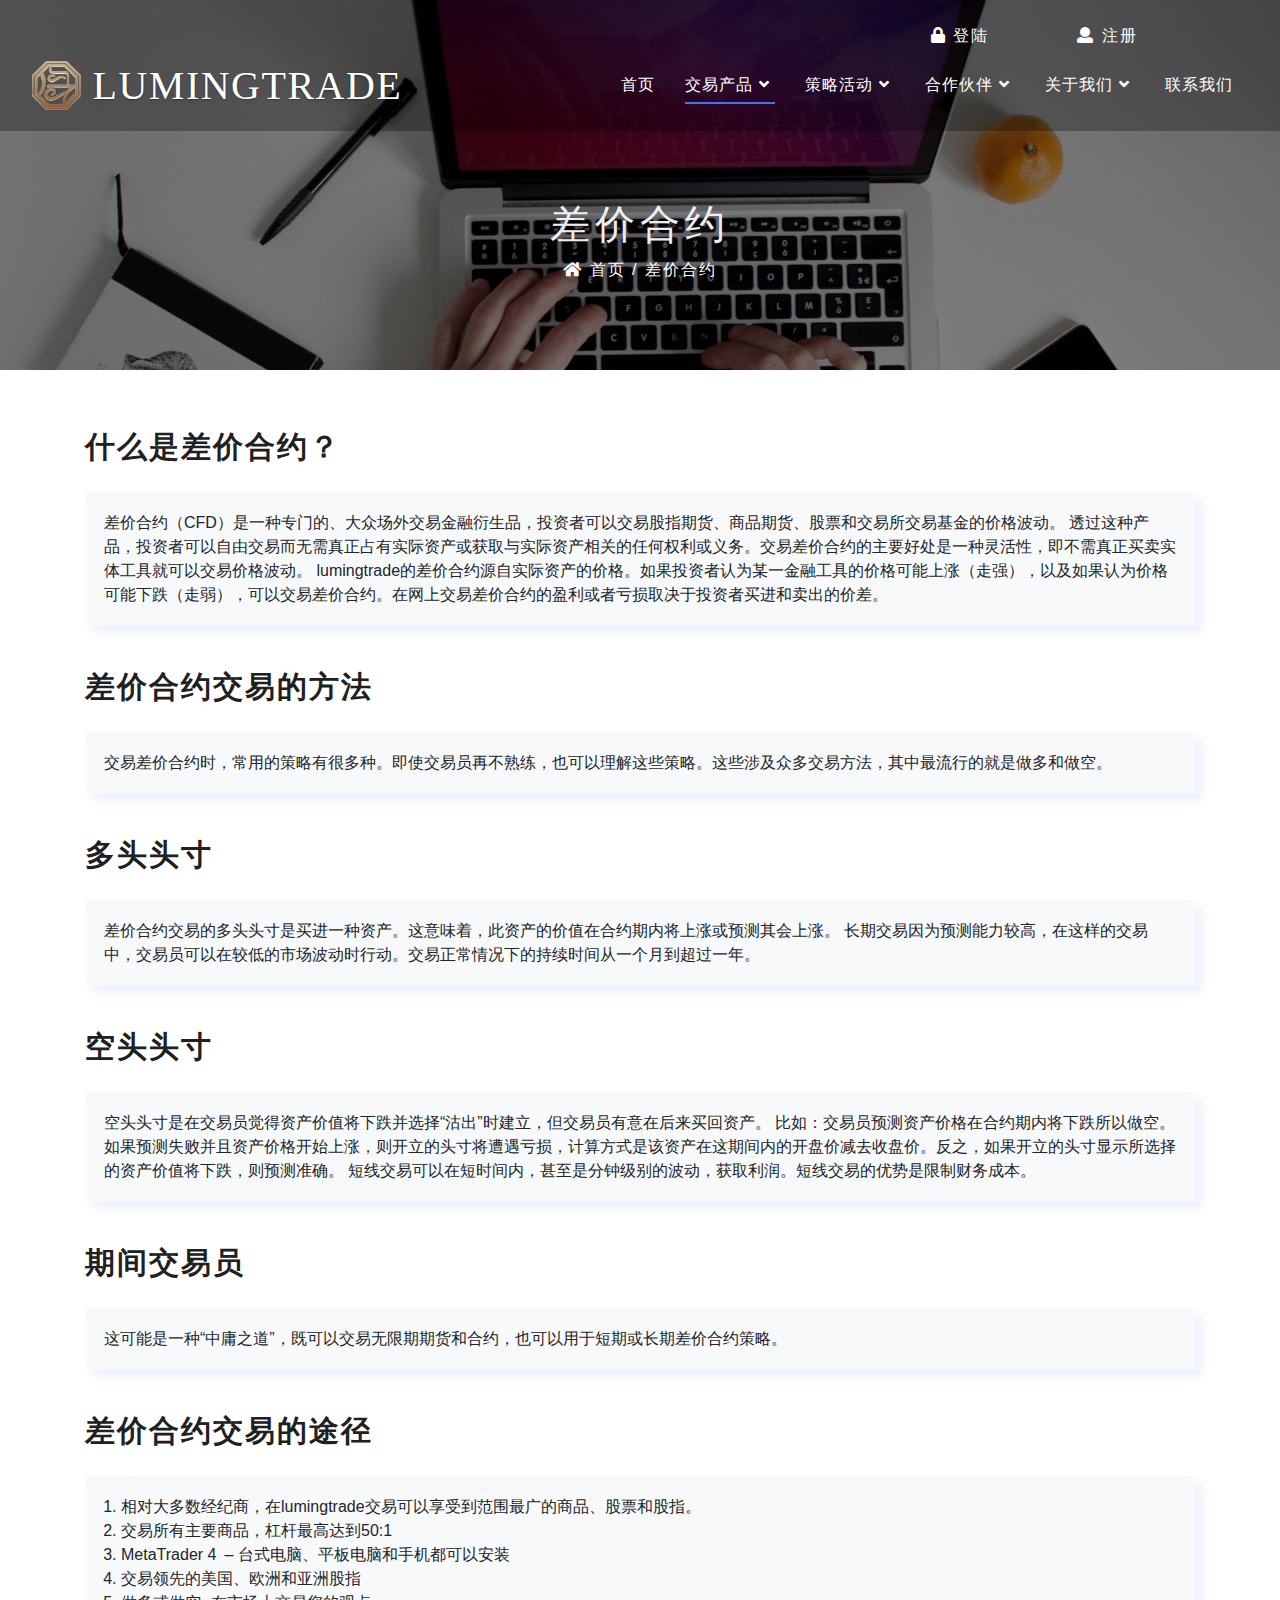
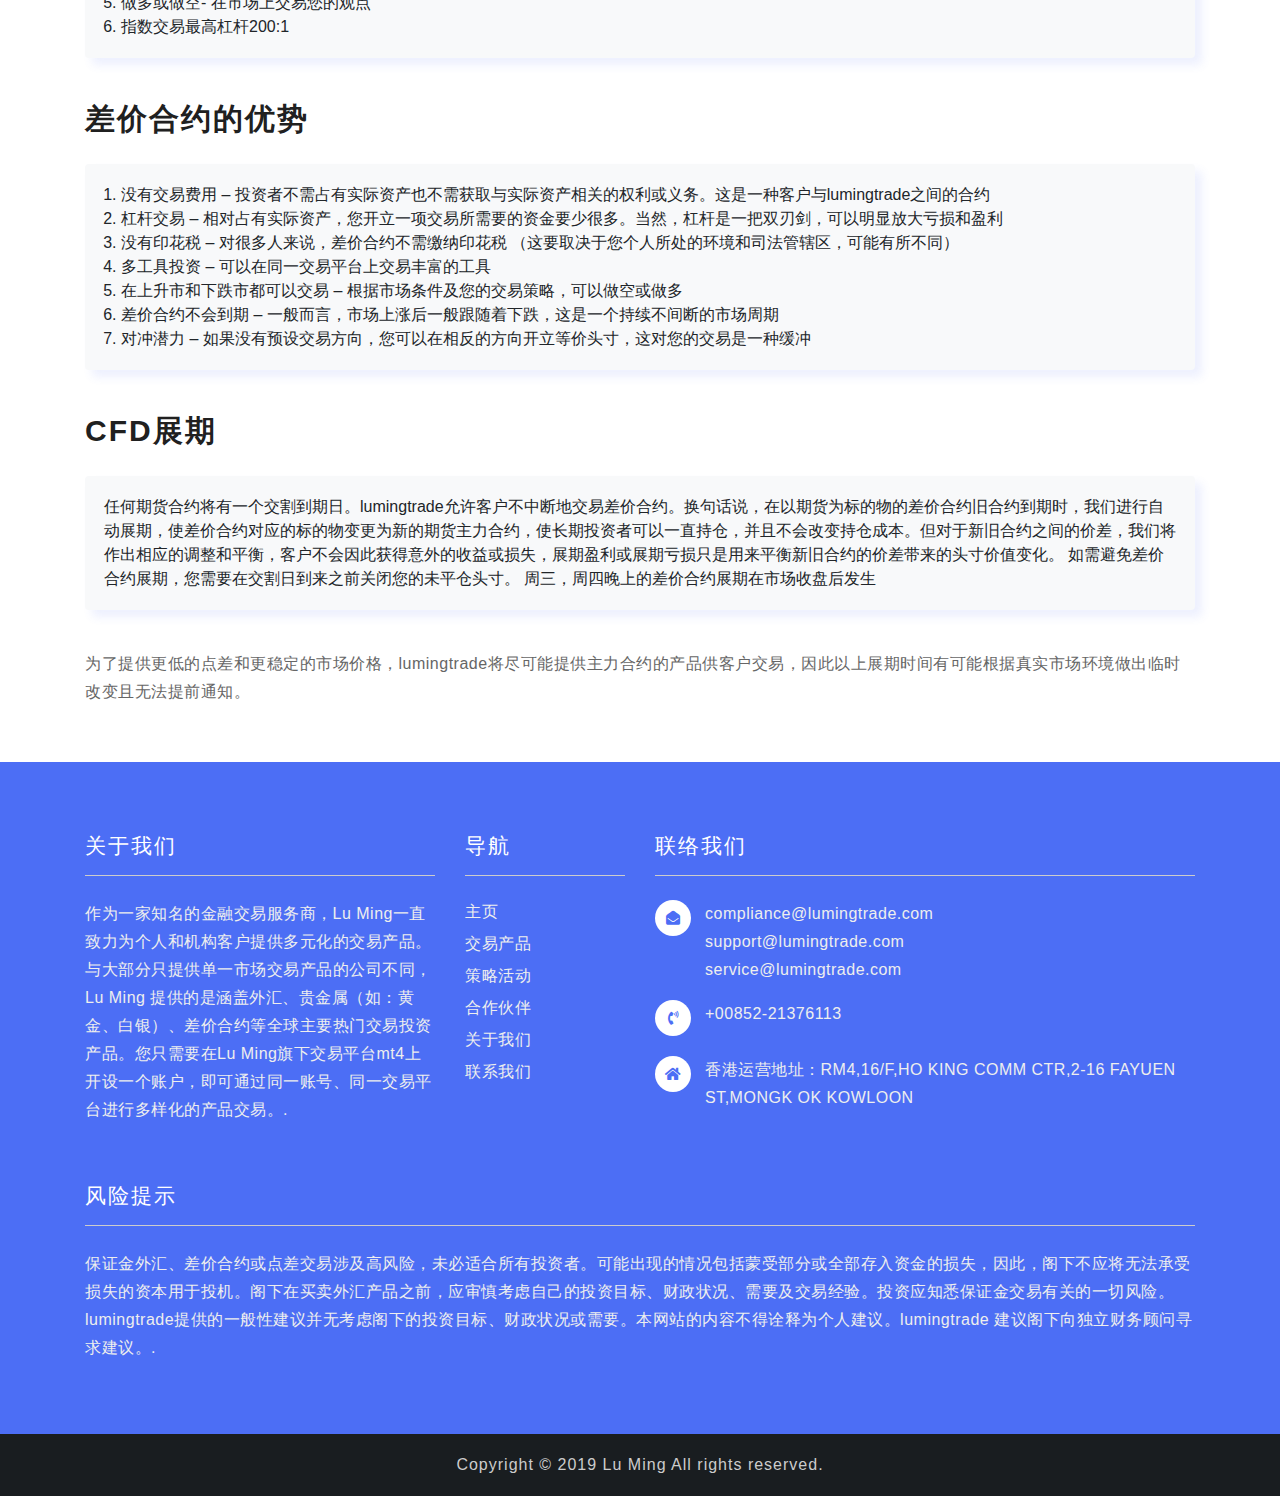
<file: product-cfd.html>
<!DOCTYPE html>
<html lang="en">
<head>
<title>Contact</title>
	
	<!-- Meta tag Keywords -->
	<meta name="viewport" content="width=device-width, initial-scale=1">
	<meta charset="utf-8">
	<meta name="keywords" content="" />
	<!--// Meta tag Keywords -->
    
	<!-- css files -->
	<link rel="stylesheet" href="css/bootstrap.css"> <!-- Bootstrap-Core-CSS -->
    <link href="css/style6.css" rel='stylesheet' type='text/css' />
	<link rel="stylesheet" href="css/style.css" type="text/css" media="all" /> <!-- Style-CSS --> 
	<link rel="stylesheet" href="css/fontawesome-all.css"> <!-- Font-Awesome-Icons-CSS -->
	<!-- //css files -->
	


</head>

<body>

<!-- header -->
<div class="header-top">
	<header>
		<div class="top-head ml-lg-auto text-center">
			<div class="row mr-0">

				<div class="col-lg-4">
				</div>
				<div class="col-md-3 col-4 sign-btn">
					<a href="#" data-toggle="modal" data-target="#exampleModalCenter">
						<i class="fas fa-lock"></i>  登陆</a>
				</div>
				<div class="col-md-3 col-4 sign-btn">
					<a href="#" data-toggle="modal" data-target="#exampleModalCenter2">
						<i class="fas fa-user"></i>  注册</a>
				</div>
			</div>
		</div>
		<div class="clearfix"></div>
		<nav class="navbar navbar-expand-lg navbar-light">
			<div class="logo">
				<h1>
					<a class="navbar-brand" href="index.html">
						<img src="./images/logo.png" alt="" style="width: 49px;vertical-align: bottom;">
						<!-- <i class="fab fa-cloudversify"></i>  -->
					lumingtrade</a>
				</h1>
			</div>
			<button class="navbar-toggler" type="button" data-toggle="collapse" data-target="#navbarSupportedContent" aria-controls="navbarSupportedContent" aria-expanded="false" aria-label="Toggle navigation">
				<span class="navbar-toggler-icon">
					<i class="fas fa-bars"></i>
				</span>

			</button>

			<div class="collapse navbar-collapse" id="navbarSupportedContent">
				<ul class="navbar-nav ml-lg-auto text-center">
					<li class="nav-item ">
						<a class="nav-link" href="index.html">首页
							<span class="sr-only">(current)</span>
						</a>
					</li>
					<li class="nav-item dropdown active">
						<a class="nav-link dropdown-toggle" href="#" id="navbarDropdown" role="button" data-toggle="dropdown" aria-haspopup="true" aria-expanded="false">
							交易产品
							<i class="fas fa-angle-down"></i>
						</a>
						<div class="dropdown-menu" aria-labelledby="navbarDropdown">
							<a class="dropdown-item" href="product-exchange.html" title="">外汇</a>
							<a class="dropdown-item" href="product-bigTrade.html" title="">大宗商品</a>
							<a class="dropdown-item" href="product-indexNumber.html">指数</a>
							<a class="dropdown-item" href="product-cfd.html">差价合约</a>
							<a class="dropdown-item" href="product-mt4DownLoad.html">交易工具</a>
						</div>
					</li>
					<li class="nav-item dropdown">
						<a class="nav-link dropdown-toggle" href="#" id="navbarDropdown" role="button" data-toggle="dropdown" aria-haspopup="true" aria-expanded="false">
							策略活动
							<i class="fas fa-angle-down"></i>
						</a>
						<div class="dropdown-menu" aria-labelledby="navbarDropdown">
							<a class="dropdown-item" href="strategy-canlender.html" title="">财经日历</a>
							<a class="dropdown-item" href="strategy-problem.html" title="">常见问题</a>
						</div>
					</li>
					<li class="nav-item dropdown">
						<a class="nav-link dropdown-toggle" href="#" id="navbarDropdown" role="button" data-toggle="dropdown" aria-haspopup="true" aria-expanded="false">
							合作伙伴
							<i class="fas fa-angle-down"></i>
						</a>
						<div class="dropdown-menu" aria-labelledby="navbarDropdown">
							<a class="dropdown-item" href="partner-ib.html" title="">IB介绍经销商</a>
							<a class="dropdown-item" href="partner-platform.html" title="">平台搭建服务</a>
						</div>
					</li>
					<li class="nav-item dropdown">
						<a class="nav-link dropdown-toggle" href="#" id="navbarDropdown1" role="button" data-toggle="dropdown" aria-haspopup="true" aria-expanded="false">
							关于我们
							<i class="fas fa-angle-down"></i>
						</a>
						<div class="dropdown-menu" aria-labelledby="navbarDropdown">
							<a class="dropdown-item" href="about-company.html"> 公司优势</a>
							<a class="dropdown-item" href="about-license.html">监管执照</a>
							<a class="dropdown-item" href="about-account.html"> 开户流程</a>
						</div>
					</li>
					<li class="nav-item">
						<a class="nav-link" href="contact.html">联系我们</a>
					</li>
				</ul>

			</div>
		</nav>
	</header>
</div>
<!-- header -->

<!-- inner page banner -->
<section class="inner-page-banner">
	<div class="page-heading text-center">
		<h2>差价合约</h2>
		<span class="section_1-breadcrumbs"><a href="index.html"><i class="fa fa-home home_1"></i> 首页</a> <span>/ 差价合约</span></span>
	</div>
</section>
<!-- //inner page banner -->

<!-- contact  welcome-grids-->		
<section class="contact py-5">
		<div class="container welcome-grids">
				<div class="grid_3 grid_5 agile" style="padding: 0.5em 0;">
					<h3>什么是差价合约？</h3>
					<div class="well" style="line-height: 24px;">
						差价合约（CFD）是一种专门的、大众场外交易金融衍生品，投资者可以交易股指期货、商品期货、股票和交易所交易基金的价格波动。
						透过这种产品，投资者可以自由交易而无需真正占有实际资产或获取与实际资产相关的任何权利或义务。交易差价合约的主要好处是一种灵活性，即不需真正买卖实体工具就可以交易价格波动。
						lumingtrade的差价合约源自实际资产的价格。如果投资者认为某一金融工具的价格可能上涨（走强），以及如果认为价格可能下跌（走弱），可以交易差价合约。在网上交易差价合约的盈利或者亏损取决于投资者买进和卖出的价差。
					</div>
				</div>
				<div class="grid_3 grid_5 agile" style="padding: 0.5em 0;">
					<h3>差价合约交易的方法</h3>
					<div class="well" style="line-height: 24px;">
						交易差价合约时，常用的策略有很多种。即使交易员再不熟练，也可以理解这些策略。这些涉及众多交易方法，其中最流行的就是做多和做空。
					</div>
				</div>
				<div class="grid_3 grid_5 agile" style="padding: 0.5em 0;">
					<h3>多头头寸</h3>
					<div class="well" style="line-height: 24px;">
						差价合约交易的多头头寸是买进一种资产。这意味着，此资产的价值在合约期内将上涨或预测其会上涨。
						长期交易因为预测能力较高，在这样的交易中，交易员可以在较低的市场波动时行动。交易正常情况下的持续时间从一个月到超过一年。
					</div>
				</div>
				<div class="grid_3 grid_5 agile" style="padding: 0.5em 0;">
					<h3>空头头寸</h3>
					<div class="well" style="line-height: 24px;">
						空头头寸是在交易员觉得资产价值将下跌并选择“沽出”时建立，但交易员有意在后来买回资产。
						比如：交易员预测资产价格在合约期内将下跌所以做空。如果预测失败并且资产价格开始上涨，则开立的头寸将遭遇亏损，计算方式是该资产在这期间内的开盘价减去收盘价。反之，如果开立的头寸显示所选择的资产价值将下跌，则预测准确。
						短线交易可以在短时间内，甚至是分钟级别的波动，获取利润。短线交易的优势是限制财务成本。
					</div>
				</div>
				<div class="grid_3 grid_5 agile" style="padding: 0.5em 0;">
					<h3>期间交易员</h3>
					<div class="well" style="line-height: 24px;">
						这可能是一种“中庸之道”，既可以交易无限期期货和合约，也可以用于短期或长期差价合约策略。
					</div>
				</div>
				<div class="grid_3 grid_5 agile" style="padding: 0.5em 0;">
					<h3 class="bars">差价合约交易的途径</h3>
					<ol class="list-group w3-agile well" style="padding-left: 36px;">
						<li class="list-group-item1">相对大多数经纪商，在lumingtrade交易可以享受到范围最广的商品、股票和股指。</li>
						<li class="list-group-item1">交易所有主要商品，杠杆最高达到50:1</li>
						<li class="list-group-item1"> MetaTrader 4 – 台式电脑、平板电脑和手机都可以安装</li>
						<li class="list-group-item1">交易领先的美国、欧洲和亚洲股指</li>
						<li class="list-group-item1">做多或做空- 在市场上交易您的观点</li>
						<li class="list-group-item1">指数交易最高杠杆200:1</li>
					</ol>
				</div>
				<div class="grid_3 grid_5 agile" style="padding: 0.5em 0;">
					<h3 class="bars">差价合约的优势</h3>
					<ol class="list-group w3-agile well" style="padding-left: 36px;">
						<li class="list-group-item1">没有交易费用 – 投资者不需占有实际资产也不需获取与实际资产相关的权利或义务。这是一种客户与lumingtrade之间的合约</li>
						<li class="list-group-item1">杠杆交易 – 相对占有实际资产，您开立一项交易所需要的资金要少很多。当然，杠杆是一把双刃剑，可以明显放大亏损和盈利</li>
						<li class="list-group-item1">没有印花税 – 对很多人来说，差价合约不需缴纳印花税 （这要取决于您个人所处的环境和司法管辖区，可能有所不同）</li>
						<li class="list-group-item1">多工具投资 – 可以在同一交易平台上交易丰富的工具</li>
						<li class="list-group-item1">在上升市和下跌市都可以交易 – 根据市场条件及您的交易策略，可以做空或做多</li>
						<li class="list-group-item1">差价合约不会到期 – 一般而言，市场上涨后一般跟随着下跌，这是一个持续不间断的市场周期</li>
						<li class="list-group-item1">对冲潜力 – 如果没有预设交易方向，您可以在相反的方向开立等价头寸，这对您的交易是一种缓冲</li>

					</ol>
				</div>
				<div class="grid_3 grid_5 agile" style="padding: 0.5em 0;">
					<h3 class="bars">CFD展期</h3>
					<div class="well" style="line-height: 24px;">
						任何期货合约将有一个交割到期日。lumingtrade允许客户不中断地交易差价合约。换句话说，在以期货为标的物的差价合约旧合约到期时，我们进行自动展期，使差价合约对应的标的物变更为新的期货主力合约，使长期投资者可以一直持仓，并且不会改变持仓成本。但对于新旧合约之间的价差，我们将作出相应的调整和平衡，客户不会因此获得意外的收益或损失，展期盈利或展期亏损只是用来平衡新旧合约的价差带来的头寸价值变化。
						如需避免差价合约展期，您需要在交割日到来之前关闭您的未平仓头寸。
						周三，周四晚上的差价合约展期在市场收盘后发生
					</div>
				</div>
				<div class="grid_3 grid_5 agile" style="padding: 0.5em 0;">
					<p>为了提供更低的点差和更稳定的市场价格，lumingtrade将尽可能提供主力合约的产品供客户交易，因此以上展期时间有可能根据真实市场环境做出临时改变且无法提前通知。</p>
				</div>
			</div>
</section>

<!-- //contact -->	


<!-- footer -->
<footer class="footer py-5">
	<div class="container py-sm-4">
		<div class="row">
			<div class="col-lg-4 col-md-6 footer-top">
				<h3 class="mb-4 pb-3 w3f_title">关于我们</h3>
				<p>作为一家知名的金融交易服务商，Lu Ming一直致力为个人和机构客户提供多元化的交易产品。与大部分只提供单一市场交易产品的公司不同，Lu Ming 提供的是涵盖外汇、贵金属（如：黄金、白银）、差价合约等全球主要热门交易投资产品。您只需要在Lu Ming旗下交易平台mt4上开设一个账户，即可通过同一账号、同一交易平台进行多样化的产品交易。.</p>

			</div>
			<div class="col-lg-2  col-md-6 footv3-left mt-md-0 mt-5">
				<h3 class="mb-4 pb-3 w3f_title">导航</h3>
				<ul class="list-agileits">
					<li >
						<a href="index.html">
							主页
						</a>
					</li>
					<li class="my-2">
						<a href="product-exchange.html">
							交易产品
						</a>
					</li>
					<li class="my-2">
						<a href="strategy-canlender.html">
							策略活动
						</a>
					</li>
					<li class="mb-2">
						<a href="partner-ib.html">
							合作伙伴
						</a>
					</li>
					<li class="my-2">
						<a href="about-company.html">
							关于我们
						</a>
					</li>
					<li class="my-2">
						<a href="contact.html">
							联系我们
						</a>
					</li>
				</ul>
			</div>
			<div class="col-lg-6 col-md-6 mt-lg-0 mt-5">
				<h3 class="mb-4 pb-3 w3f_title">联络我们</h3>
				<div class="fv3-contact">
					<span class="fas fa-envelope-open mr-2"></span>
					<p>
						<a href="mailto:compliance@lumingtrade.com">compliance@lumingtrade.com</a>
					</p>
					<p>
						<a href="mailto:support@lumingtrade.com">support@lumingtrade.com</a>
					</p>
					<p>
						<a href="mailto:service@lumingtrade.com">service@lumingtrade.com</a>
					</p>
				</div>
				<div class="fv3-contact my-3">
					<span class="fas fa-phone-volume mr-2"></span>
					<p>+00852-21376113</p>
				</div>
				<div class="fv3-contact">
					<span class="fas fa-home mr-2"></span>
					<p>香港运营地址：RM4,16/F,HO KING COMM CTR,2-16 FAYUEN ST,MONGK OK KOWLOON</p>
				</div>
			</div>
		</div>
		<div class="row">
			<div class="col-lg-12 footer-top" style="margin-top: 60px">
				<h3 class="mb-4 pb-3 w3f_title">风险提示</h3>
				<p style="max-width: 100%">保证金外汇、差价合约或点差交易涉及高风险，未必适合所有投资者。可能出现的情况包括蒙受部分或全部存入资金的损失，因此，阁下不应将无法承受损失的资本用于投机。阁下在买卖外汇产品之前，应审慎考虑自己的投资目标、财政状况、需要及交易经验。投资应知悉保证金交易有关的一切风险。lumingtrade提供的一般性建议并无考虑阁下的投资目标、财政状况或需要。本网站的内容不得诠释为个人建议。lumingtrade 建议阁下向独立财务顾问寻求建议。.</p>
			</div>
		</div>
	</div>
	<!-- //footer bottom -->
</footer>
<!-- //footer -->

<!-- copyright -->
<div class="cpy-right text-center">
	<p>Copyright © 2019 Lu Ming All rights reserved.</p>
</div>
<!-- //copyright -->




 


	<!-- js -->
	<script src="js/jquery-2.1.4.min.js"></script>
	<script src="js/bootstrap.js"></script> <!-- Necessary-JavaScript-File-For-Bootstrap --> 
	<!-- //js -->
	
    <script src="js/modernizr-2.6.2.min.js"></script>


    <script>
        $(document).ready(function() {
            $(".dropdown").hover(
                function() {
                    $('.dropdown-menu', this).stop(true, true).slideDown("fast");
                    $(this).toggleClass('open');
                },
                function() {
                    $('.dropdown-menu', this).stop(true, true).slideUp("fast");
                    $(this).toggleClass('open');
                }
            );
        });
    </script>
    <!-- //dropdown nav -->


	<!-- start-smoth-scrolling -->
	<script src="js/SmoothScroll.min.js"></script>
	<script src="js/move-top.js"></script>
	<script src="js/easing.js"></script>
	<script>
		jQuery(document).ready(function($) {
			$(".scroll").click(function(event){		
				event.preventDefault();
				$('html,body').animate({scrollTop:$(this.hash).offset().top},1000);
			});
		});
	</script>
	<!-- here stars scrolling icon -->
	<script>
		$(document).ready(function() {
			/*
				var defaults = {
				containerID: 'toTop', // fading element id
				containerHoverID: 'toTopHover', // fading element hover id
				scrollSpeed: 1200,
				easingType: 'linear' 
				};
			*/
								
			$().UItoTop({ easingType: 'easeOutQuart' });
								
			});
	</script>
	<!-- //here ends scrolling icon -->
	<!-- start-smoth-scrolling -->

</body>
</html>
</file>
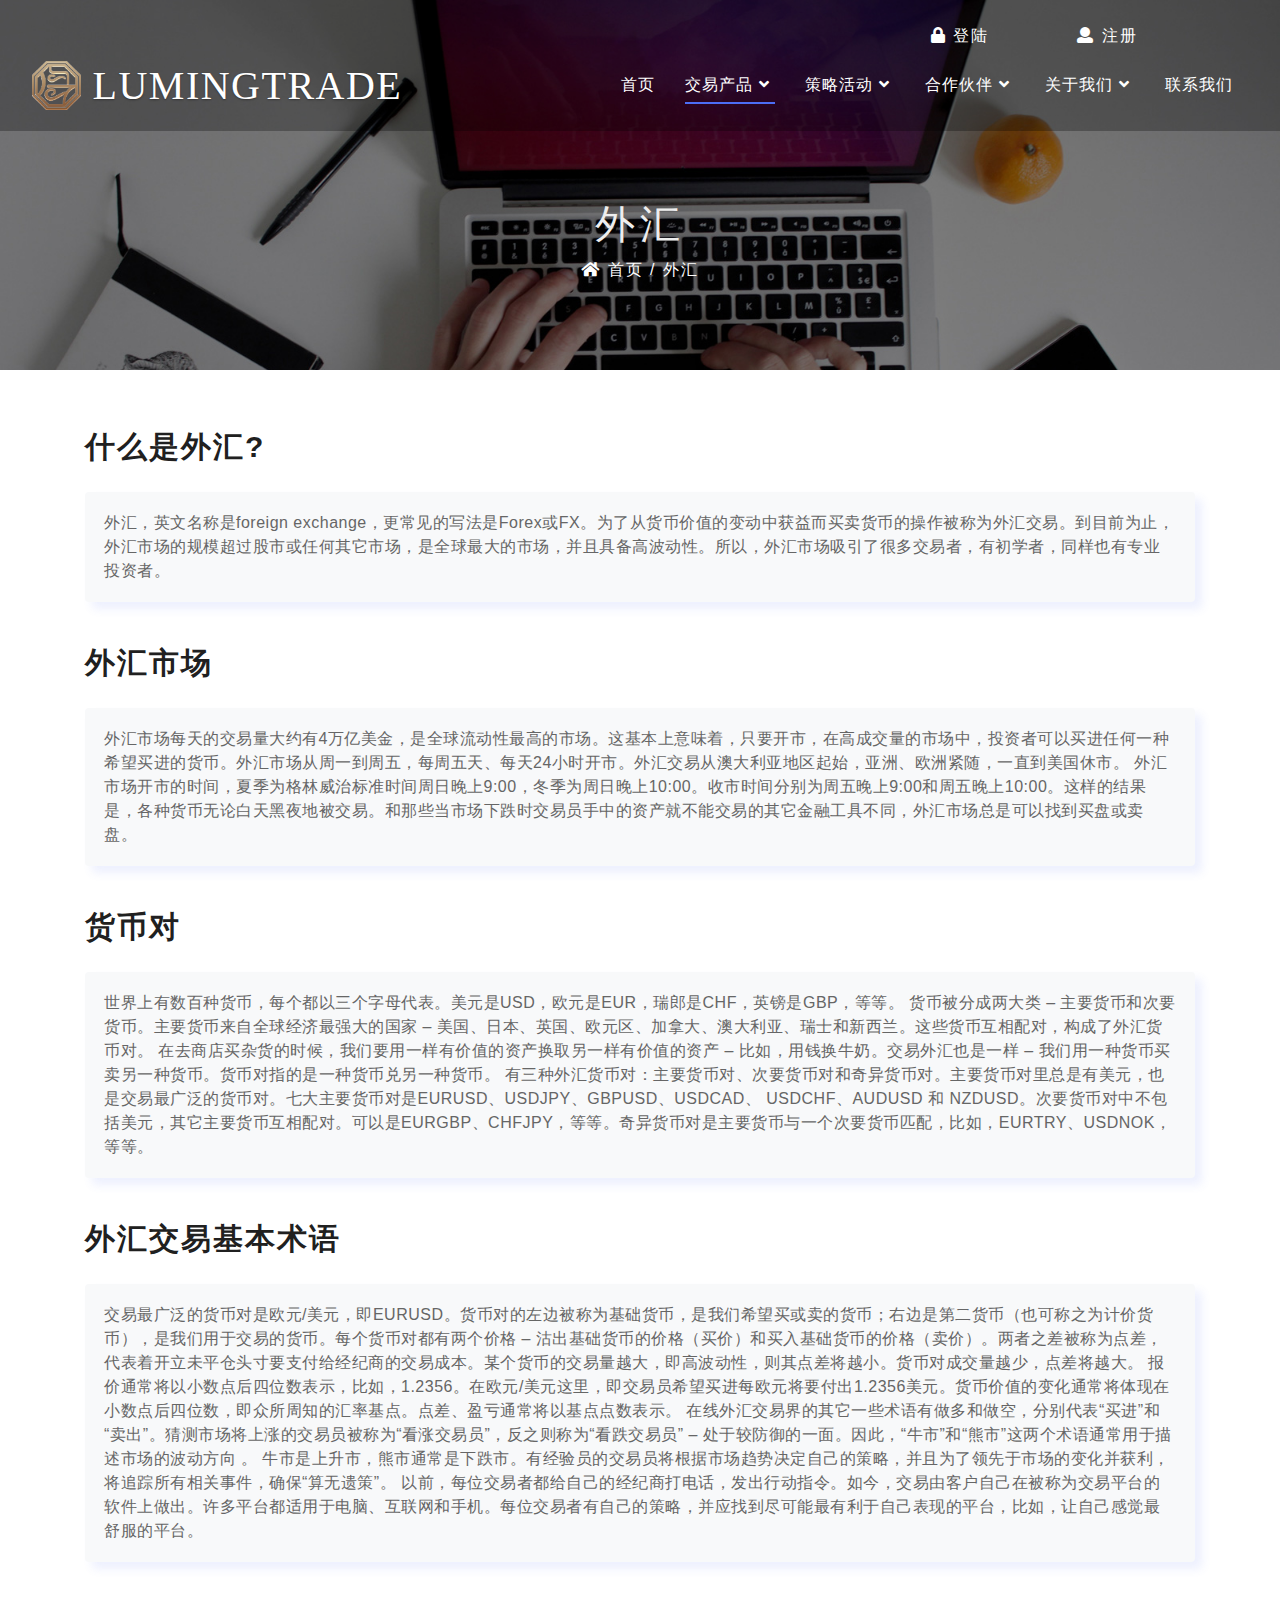
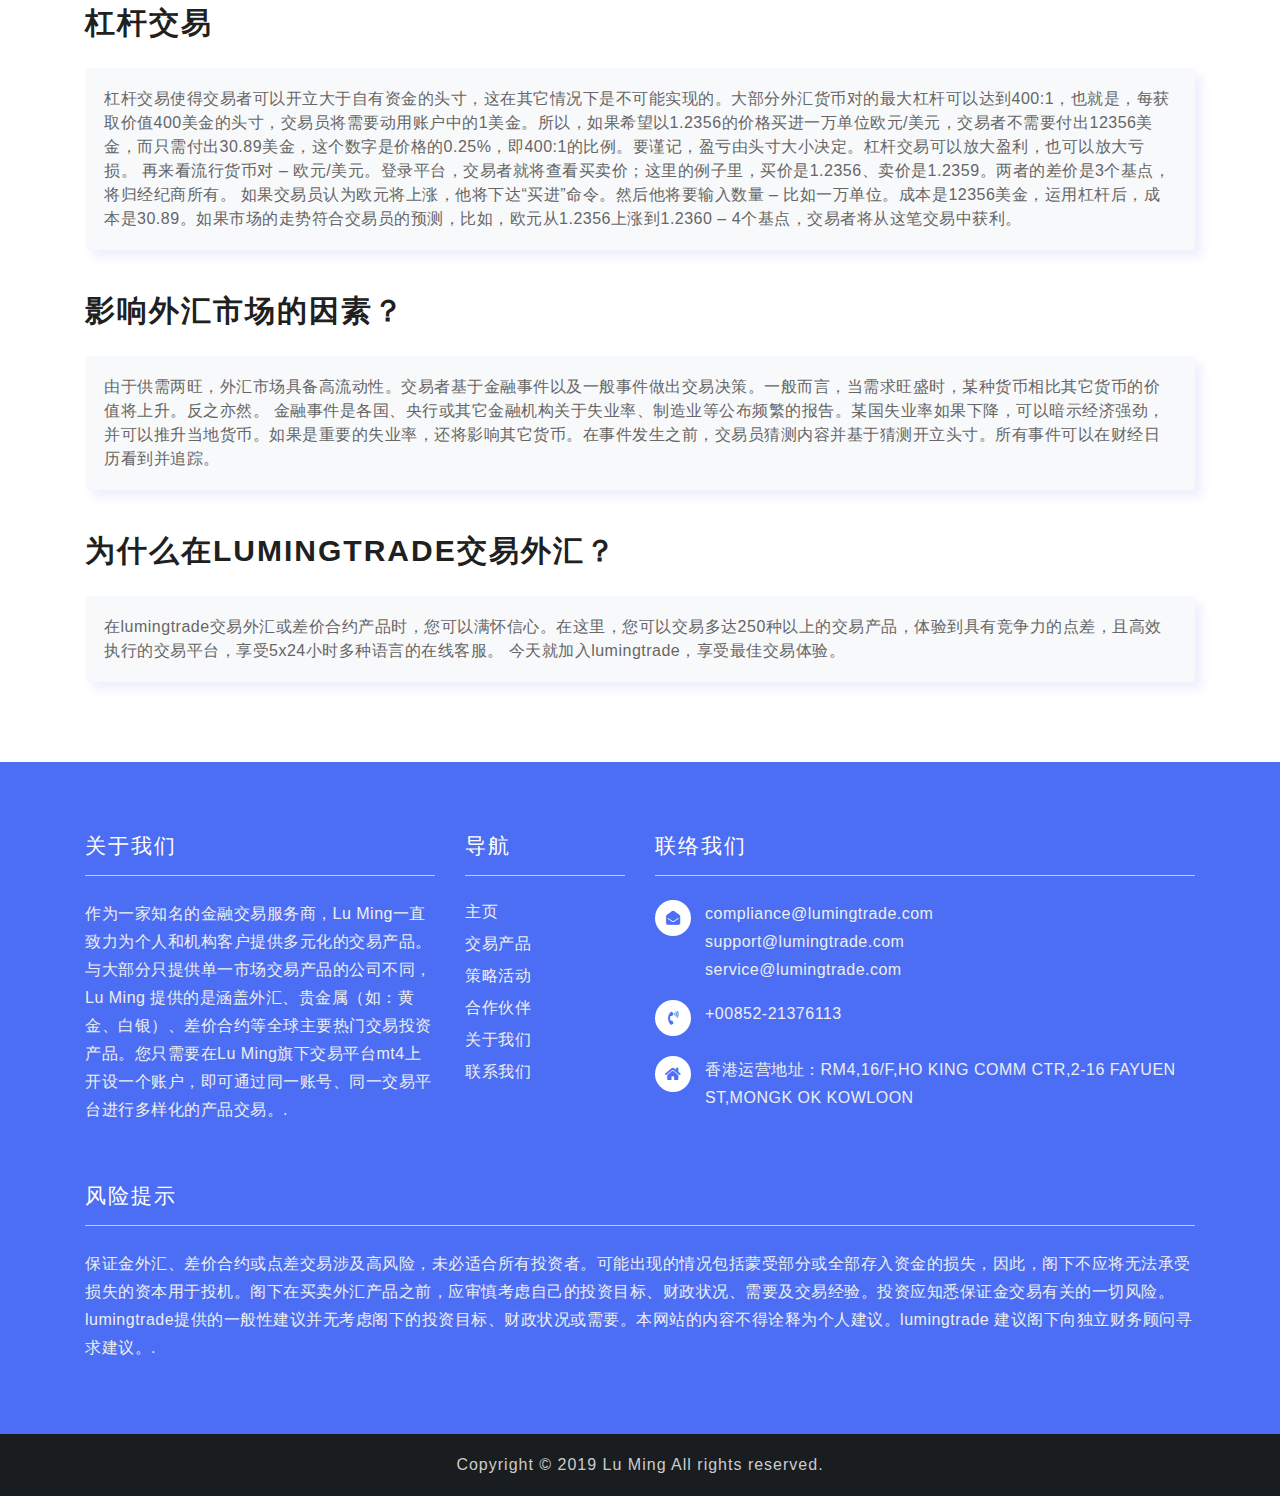
<file: product-exchange.html>
<!DOCTYPE html>
<html lang="en">
<head>
<title>Contact</title>
	
	<!-- Meta tag Keywords -->
	<meta name="viewport" content="width=device-width, initial-scale=1">
	<meta charset="utf-8">
	<meta name="keywords" content="" />
	<!--// Meta tag Keywords -->
    
	<!-- css files -->
	<link rel="stylesheet" href="css/bootstrap.css"> <!-- Bootstrap-Core-CSS -->
    <link href="css/style6.css" rel='stylesheet' type='text/css' />
	<link rel="stylesheet" href="css/style.css" type="text/css" media="all" /> <!-- Style-CSS --> 
	<link rel="stylesheet" href="css/fontawesome-all.css"> <!-- Font-Awesome-Icons-CSS -->
	<!-- //css files -->
	


</head>

<body>

<!-- header -->
<div class="header-top">
	<header>
		<div class="top-head ml-lg-auto text-center">
			<div class="row mr-0">

				<div class="col-lg-4">
				</div>
				<div class="col-md-3 col-4 sign-btn">
					<a href="#" data-toggle="modal" data-target="#exampleModalCenter">
						<i class="fas fa-lock"></i>  登陆</a>
				</div>
				<div class="col-md-3 col-4 sign-btn">
					<a href="#" data-toggle="modal" data-target="#exampleModalCenter2">
						<i class="fas fa-user"></i>  注册</a>
				</div>
			</div>
		</div>
		<div class="clearfix"></div>
		<nav class="navbar navbar-expand-lg navbar-light">
			<div class="logo">
				<h1>
					<a class="navbar-brand" href="index.html">
						<img src="./images/logo.png" alt="" style="width: 49px;vertical-align: bottom;">
						<!-- <i class="fab fa-cloudversify"></i>  -->
					lumingtrade</a>
				</h1>
			</div>
			<button class="navbar-toggler" type="button" data-toggle="collapse" data-target="#navbarSupportedContent" aria-controls="navbarSupportedContent" aria-expanded="false" aria-label="Toggle navigation">
				<span class="navbar-toggler-icon">
					<i class="fas fa-bars"></i>
				</span>

			</button>

			<div class="collapse navbar-collapse" id="navbarSupportedContent">
				<ul class="navbar-nav ml-lg-auto text-center">
					<li class="nav-item ">
						<a class="nav-link" href="index.html">首页
							<span class="sr-only">(current)</span>
						</a>
					</li>
					<li class="nav-item dropdown active">
						<a class="nav-link dropdown-toggle" href="#" id="navbarDropdown" role="button" data-toggle="dropdown" aria-haspopup="true" aria-expanded="false">
							交易产品
							<i class="fas fa-angle-down"></i>
						</a>
						<div class="dropdown-menu" aria-labelledby="navbarDropdown">
							<a class="dropdown-item" href="product-exchange.html" title="">外汇</a>
							<a class="dropdown-item" href="product-bigTrade.html" title="">大宗商品</a>
							<a class="dropdown-item" href="product-indexNumber.html">指数</a>
							<a class="dropdown-item" href="product-cfd.html">差价合约</a>
							<a class="dropdown-item" href="product-mt4DownLoad.html">交易工具</a>
						</div>
					</li>
					<li class="nav-item dropdown">
						<a class="nav-link dropdown-toggle" href="#" id="navbarDropdown" role="button" data-toggle="dropdown" aria-haspopup="true" aria-expanded="false">
							策略活动
							<i class="fas fa-angle-down"></i>
						</a>
						<div class="dropdown-menu" aria-labelledby="navbarDropdown">
							<a class="dropdown-item" href="strategy-canlender.html" title="">财经日历</a>
							<a class="dropdown-item" href="strategy-problem.html" title="">常见问题</a>
						</div>
					</li>
					<li class="nav-item dropdown">
						<a class="nav-link dropdown-toggle" href="#" id="navbarDropdown" role="button" data-toggle="dropdown" aria-haspopup="true" aria-expanded="false">
							合作伙伴
							<i class="fas fa-angle-down"></i>
						</a>
						<div class="dropdown-menu" aria-labelledby="navbarDropdown">
							<a class="dropdown-item" href="partner-ib.html" title="">IB介绍经销商</a>
							<a class="dropdown-item" href="partner-platform.html" title="">平台搭建服务</a>
						</div>
					</li>
					<li class="nav-item dropdown">
						<a class="nav-link dropdown-toggle" href="#" id="navbarDropdown1" role="button" data-toggle="dropdown" aria-haspopup="true" aria-expanded="false">
							关于我们
							<i class="fas fa-angle-down"></i>
						</a>
						<div class="dropdown-menu" aria-labelledby="navbarDropdown">
							<a class="dropdown-item" href="about-company.html"> 公司优势</a>
							<a class="dropdown-item" href="about-license.html">监管执照</a>
							<a class="dropdown-item" href="about-account.html"> 开户流程</a>
						</div>
					</li>
					<li class="nav-item">
						<a class="nav-link" href="contact.html">联系我们</a>
					</li>
				</ul>

			</div>
		</nav>
	</header>
</div>
<!-- header -->

<!-- inner page banner -->
<section class="inner-page-banner">
	<div class="page-heading text-center">
		<h2>外汇</h2>
		<span class="section_1-breadcrumbs"><a href="index.html"><i class="fa fa-home home_1"></i> 首页</a> <span>/ 外汇</span></span>
	</div>
</section>
<!-- //inner page banner -->

<!-- contact -->		
<section class="contact py-5">
		<div class="container welcome-grids">
				<!-- Row -->
				<div class="grid_3 grid_5 agile" style="padding: 0.5em 0;">
					<h3>什么是外汇?</h3>
					<p class="well my-4" style="line-height: 24px;">
						外汇，英文名称是foreign exchange，更常见的写法是Forex或FX。为了从货币价值的变动中获益而买卖货币的操作被称为外汇交易。到目前为止，外汇市场的规模超过股市或任何其它市场，是全球最大的市场，并且具备高波动性。所以，外汇市场吸引了很多交易者，有初学者，同样也有专业投资者。
					</p>
				</div>
				<div class="grid_3 grid_5 agile" style="padding: 0.5em 0;">
					<h3>外汇市场</h3>
					<p class="well my-4" style="line-height: 24px;">
						外汇市场每天的交易量大约有4万亿美金，是全球流动性最高的市场。这基本上意味着，只要开市，在高成交量的市场中，投资者可以买进任何一种希望买进的货币。外汇市场从周一到周五，每周五天、每天24小时开市。外汇交易从澳大利亚地区起始，亚洲、欧洲紧随，一直到美国休市。
						外汇市场开市的时间，夏季为格林威治标准时间周日晚上9:00，冬季为周日晚上10:00。收市时间分别为周五晚上9:00和周五晚上10:00。这样的结果是，各种货币无论白天黑夜地被交易。和那些当市场下跌时交易员手中的资产就不能交易的其它金融工具不同，外汇市场总是可以找到买盘或卖盘。
					</p>
				</div>
				<div class="grid_3 grid_5 agile" style="padding: 0.5em 0;">
					<h3>货币对</h3>
					<p class="well my-4" style="line-height: 24px;">
						世界上有数百种货币，每个都以三个字母代表。美元是USD，欧元是EUR，瑞郎是CHF，英镑是GBP，等等。
						货币被分成两大类 – 主要货币和次要货币。主要货币来自全球经济最强大的国家 – 美国、日本、英国、欧元区、加拿大、澳大利亚、瑞士和新西兰。这些货币互相配对，构成了外汇货币对。
						在去商店买杂货的时候，我们要用一样有价值的资产换取另一样有价值的资产 – 比如，用钱换牛奶。交易外汇也是一样 – 我们用一种货币买卖另一种货币。货币对指的是一种货币兑另一种货币。
						有三种外汇货币对：主要货币对、次要货币对和奇异货币对。主要货币对里总是有美元，也是交易最广泛的货币对。七大主要货币对是EURUSD、USDJPY、GBPUSD、USDCAD、 USDCHF、AUDUSD 和 NZDUSD。次要货币对中不包括美元，其它主要货币互相配对。可以是EURGBP、CHFJPY，等等。奇异货币对是主要货币与一个次要货币匹配，比如，EURTRY、USDNOK，等等。
					</p>
				</div>
				<div class="grid_3 grid_5 agile" style="padding: 0.5em 0;">
					<h3>外汇交易基本术语</h3>
					<p class="well my-4" style="line-height: 24px;">
						交易最广泛的货币对是欧元/美元，即EURUSD。货币对的左边被称为基础货币，是我们希望买或卖的货币；右边是第二货币（也可称之为计价货币），是我们用于交易的货币。每个货币对都有两个价格 – 沽出基础货币的价格（买价）和买入基础货币的价格（卖价）。两者之差被称为点差，代表着开立未平仓头寸要支付给经纪商的交易成本。某个货币的交易量越大，即高波动性，则其点差将越小。货币对成交量越少，点差将越大。
						报价通常将以小数点后四位数表示，比如，1.2356。在欧元/美元这里，即交易员希望买进每欧元将要付出1.2356美元。货币价值的变化通常将体现在小数点后四位数，即众所周知的汇率基点。点差、盈亏通常将以基点点数表示。
						在线外汇交易界的其它一些术语有做多和做空，分别代表“买进”和“卖出”。猜测市场将上涨的交易员被称为“看涨交易员”，反之则称为“看跌交易员” – 处于较防御的一面。因此，“牛市”和“熊市”这两个术语通常用于描述市场的波动方向 。
						牛市是上升市，熊市通常是下跌市。有经验员的交易员将根据市场趋势决定自己的策略，并且为了领先于市场的变化并获利，将追踪所有相关事件，确保“算无遗策”。
						以前，每位交易者都给自己的经纪商打电话，发出行动指令。如今，交易由客户自己在被称为交易平台的软件上做出。许多平台都适用于电脑、互联网和手机。每位交易者有自己的策略，并应找到尽可能最有利于自己表现的平台，比如，让自己感觉最舒服的平台。
					</p>
				</div>
				<div class="grid_3 grid_5 agile" style="padding: 0.5em 0;">
					<h3>杠杆交易</h3>
					<p class="well my-4" style="line-height: 24px;">
						杠杆交易使得交易者可以开立大于自有资金的头寸，这在其它情况下是不可能实现的。大部分外汇货币对的最大杠杆可以达到400:1，也就是，每获取价值400美金的头寸，交易员将需要动用账户中的1美金。所以，如果希望以1.2356的价格买进一万单位欧元/美元，交易者不需要付出12356美金，而只需付出30.89美金，这个数字是价格的0.25%，即400:1的比例。要谨记，盈亏由头寸大小决定。杠杆交易可以放大盈利，也可以放大亏损。
						再来看流行货币对 – 欧元/美元。登录平台，交易者就将查看买卖价；这里的例子里，买价是1.2356、卖价是1.2359。两者的差价是3个基点，将归经纪商所有。
						如果交易员认为欧元将上涨，他将下达“买进”命令。然后他将要输入数量 – 比如一万单位。成本是12356美金，运用杠杆后，成本是30.89。如果市场的走势符合交易员的预测，比如，欧元从1.2356上涨到1.2360 – 4个基点，交易者将从这笔交易中获利。
					</p>
				</div>
				<div class="grid_3 grid_5 agile" style="padding: 0.5em 0;">
					<h3>影响外汇市场的因素？</h3>
					<p class="well my-4" style="line-height: 24px;">
						由于供需两旺，外汇市场具备高流动性。交易者基于金融事件以及一般事件做出交易决策。一般而言，当需求旺盛时，某种货币相比其它货币的价值将上升。反之亦然。
						金融事件是各国、央行或其它金融机构关于失业率、制造业等公布频繁的报告。某国失业率如果下降，可以暗示经济强劲，并可以推升当地货币。如果是重要的失业率，还将影响其它货币。在事件发生之前，交易员猜测内容并基于猜测开立头寸。所有事件可以在财经日历看到并追踪。
					</p>
				</div>
				<div class="grid_3 grid_5 agile" style="padding: 0.5em 0;">
					<h3>为什么在lumingtrade交易外汇？</h3>
					<p class="well my-4" style="line-height: 24px;">
						在lumingtrade交易外汇或差价合约产品时，您可以满怀信心。在这里，您可以交易多达250种以上的交易产品，体验到具有竞争力的点差，且高效执行的交易平台，享受5x24小时多种语言的在线客服。
						今天就加入lumingtrade，享受最佳交易体验。
					</p>
				</div>
			</div>
</section>

<!-- //contact -->	


<!-- footer -->
<footer class="footer py-5">
	<div class="container py-sm-4">
		<div class="row">
			<div class="col-lg-4 col-md-6 footer-top">
				<h3 class="mb-4 pb-3 w3f_title">关于我们</h3>
				<p>作为一家知名的金融交易服务商，Lu Ming一直致力为个人和机构客户提供多元化的交易产品。与大部分只提供单一市场交易产品的公司不同，Lu Ming 提供的是涵盖外汇、贵金属（如：黄金、白银）、差价合约等全球主要热门交易投资产品。您只需要在Lu Ming旗下交易平台mt4上开设一个账户，即可通过同一账号、同一交易平台进行多样化的产品交易。.</p>

			</div>
			<div class="col-lg-2  col-md-6 footv3-left mt-md-0 mt-5">
				<h3 class="mb-4 pb-3 w3f_title">导航</h3>
				<ul class="list-agileits">
					<li >
						<a href="index.html">
							主页
						</a>
					</li>
					<li class="my-2">
						<a href="product-exchange.html">
							交易产品
						</a>
					</li>
					<li class="my-2">
						<a href="strategy-canlender.html">
							策略活动
						</a>
					</li>
					<li class="mb-2">
						<a href="partner-ib.html">
							合作伙伴
						</a>
					</li>
					<li class="my-2">
						<a href="about-company.html">
							关于我们
						</a>
					</li>
					<li class="my-2">
						<a href="contact.html">
							联系我们
						</a>
					</li>
				</ul>
			</div>
			<div class="col-lg-6 col-md-6 mt-lg-0 mt-5">
				<h3 class="mb-4 pb-3 w3f_title">联络我们</h3>
				<div class="fv3-contact">
					<span class="fas fa-envelope-open mr-2"></span>
					<p>
						<a href="mailto:compliance@lumingtrade.com">compliance@lumingtrade.com</a>
					</p>
					<p>
						<a href="mailto:support@lumingtrade.com">support@lumingtrade.com</a>
					</p>
					<p>
						<a href="mailto:service@lumingtrade.com">service@lumingtrade.com</a>
					</p>
				</div>
				<div class="fv3-contact my-3">
					<span class="fas fa-phone-volume mr-2"></span>
					<p>+00852-21376113</p>
				</div>
				<div class="fv3-contact">
					<span class="fas fa-home mr-2"></span>
					<p>香港运营地址：RM4,16/F,HO KING COMM CTR,2-16 FAYUEN ST,MONGK OK KOWLOON</p>
				</div>
			</div>
		</div>
		<div class="row">
			<div class="col-lg-12 footer-top" style="margin-top: 60px">
				<h3 class="mb-4 pb-3 w3f_title">风险提示</h3>
				<p style="max-width: 100%">保证金外汇、差价合约或点差交易涉及高风险，未必适合所有投资者。可能出现的情况包括蒙受部分或全部存入资金的损失，因此，阁下不应将无法承受损失的资本用于投机。阁下在买卖外汇产品之前，应审慎考虑自己的投资目标、财政状况、需要及交易经验。投资应知悉保证金交易有关的一切风险。lumingtrade提供的一般性建议并无考虑阁下的投资目标、财政状况或需要。本网站的内容不得诠释为个人建议。lumingtrade 建议阁下向独立财务顾问寻求建议。.</p>
			</div>
		</div>
	</div>
	<!-- //footer bottom -->
</footer>
<!-- //footer -->

<!-- copyright -->
<div class="cpy-right text-center">
	<p>Copyright © 2019 Lu Ming All rights reserved.</p>
</div>
<!-- //copyright -->




 <!--model-forms-->
    <!--/Login-->
    <div class="modal fade" id="exampleModalCenter" tabindex="-1" role="dialog" aria-hidden="true">
        <div class="modal-dialog modal-dialog-centered" role="document">
            <div class="modal-content">
                <div class="modal-header text-center">
                    <button type="button" class="close" data-dismiss="modal" aria-label="Close">
                        <span aria-hidden="true">&times;</span>
                    </button>
                </div>
                <div class="modal-body">

                    <div class="login px-4 mx-auto mw-100">
                        <h5 class="text-center mb-4">Login Now</h5>
                        <form action="#" method="post">
                            <div class="form-group">
                                <label class="mb-2">Email address</label>
                                <input type="email" class="form-control" id="exampleInputEmail1" aria-describedby="emailHelp" placeholder="" required="">
                                <small id="emailHelp" class="form-text text-muted">We'll never share your email with anyone else.</small>
                            </div>
                            <div class="form-group">
                                <label class="mb-2">Password</label>
                                <input type="password" class="form-control" id="exampleInputPassword1" placeholder="" required="">
                            </div>
                            <div class="form-check mb-2">
                                <input type="checkbox" class="form-check-input" id="exampleCheck1">
                                <label class="form-check-label" for="exampleCheck1">Check me out</label>
                            </div>
                            <button type="submit" class="btn btn-primary submit mb-4">Sign In</button>
                            <p class="text-center pb-4">
                                <a href="#" data-toggle="modal2" data-target="#exampleModalCenter"> Don't have an account?</a>
                            </p>
                        </form>
                    </div>
                </div>

            </div>
        </div>
    </div>
    <!--//Login-->
    <!--/Register-->
    <div class="modal fade" id="exampleModalCenter2" tabindex="-1" role="dialog" aria-hidden="true">
        <div class="modal-dialog modal-dialog-centered" role="document">
            <div class="modal-content">
                <div class="modal-header text-center">
                    <button type="button" class="close" data-dismiss="modal" aria-label="Close">
                        <span aria-hidden="true">&times;</span>
                    </button>
                </div>
                <div class="modal-body">
                    <div class="login px-4 mx-auto mw-100">
                        <h5 class="text-center mb-4">Register Now</h5>
                        <form action="#" method="post">
                            <div class="form-group">
                                <label>First name</label>

                                <input type="text" class="form-control" id="validationDefault01" placeholder="" required="">
                            </div>
                            <div class="form-group">
                                <label>Last name</label>
                                <input type="text" class="form-control" id="validationDefault02" placeholder="" required="">
                            </div>

                            <div class="form-group">
                                <label class="mb-2">Password</label>
                                <input type="password" class="form-control" id="password1" placeholder="" required="">
                            </div>
                            <div class="form-group">
                                <label>Confirm Password</label>
                                <input type="password" class="form-control" id="password2" placeholder="" required="">
                            </div>

                            <button type="submit" class="btn btn-primary submit mb-4">Register</button>
                            <p class="text-center pb-4">
                                <a href="#">By clicking Register, I agree to your terms</a>
                            </p>
                        </form>

                    </div>
                </div>

            </div>
        </div>
    </div>
    <!--//Register-->


	<!-- js -->
	<script src="js/jquery-2.1.4.min.js"></script>
	<script src="js/bootstrap.js"></script> <!-- Necessary-JavaScript-File-For-Bootstrap --> 
	<!-- //js -->
	
    <script src="js/modernizr-2.6.2.min.js"></script>


    <script>
        $(document).ready(function() {
            $(".dropdown").hover(
                function() {
                    $('.dropdown-menu', this).stop(true, true).slideDown("fast");
                    $(this).toggleClass('open');
                },
                function() {
                    $('.dropdown-menu', this).stop(true, true).slideUp("fast");
                    $(this).toggleClass('open');
                }
            );
        });
    </script>
    <!-- //dropdown nav -->


	<!-- start-smoth-scrolling -->
	<script src="js/SmoothScroll.min.js"></script>
	<script src="js/move-top.js"></script>
	<script src="js/easing.js"></script>
	<script>
		jQuery(document).ready(function($) {
			$(".scroll").click(function(event){		
				event.preventDefault();
				$('html,body').animate({scrollTop:$(this.hash).offset().top},1000);
			});
		});
	</script>
	<!-- here stars scrolling icon -->
	<script>
		$(document).ready(function() {
			/*
				var defaults = {
				containerID: 'toTop', // fading element id
				containerHoverID: 'toTopHover', // fading element hover id
				scrollSpeed: 1200,
				easingType: 'linear' 
				};
			*/
								
			$().UItoTop({ easingType: 'easeOutQuart' });
								
			});
	</script>
	<!-- //here ends scrolling icon -->
	<!-- start-smoth-scrolling -->

</body>
</html>
</file>
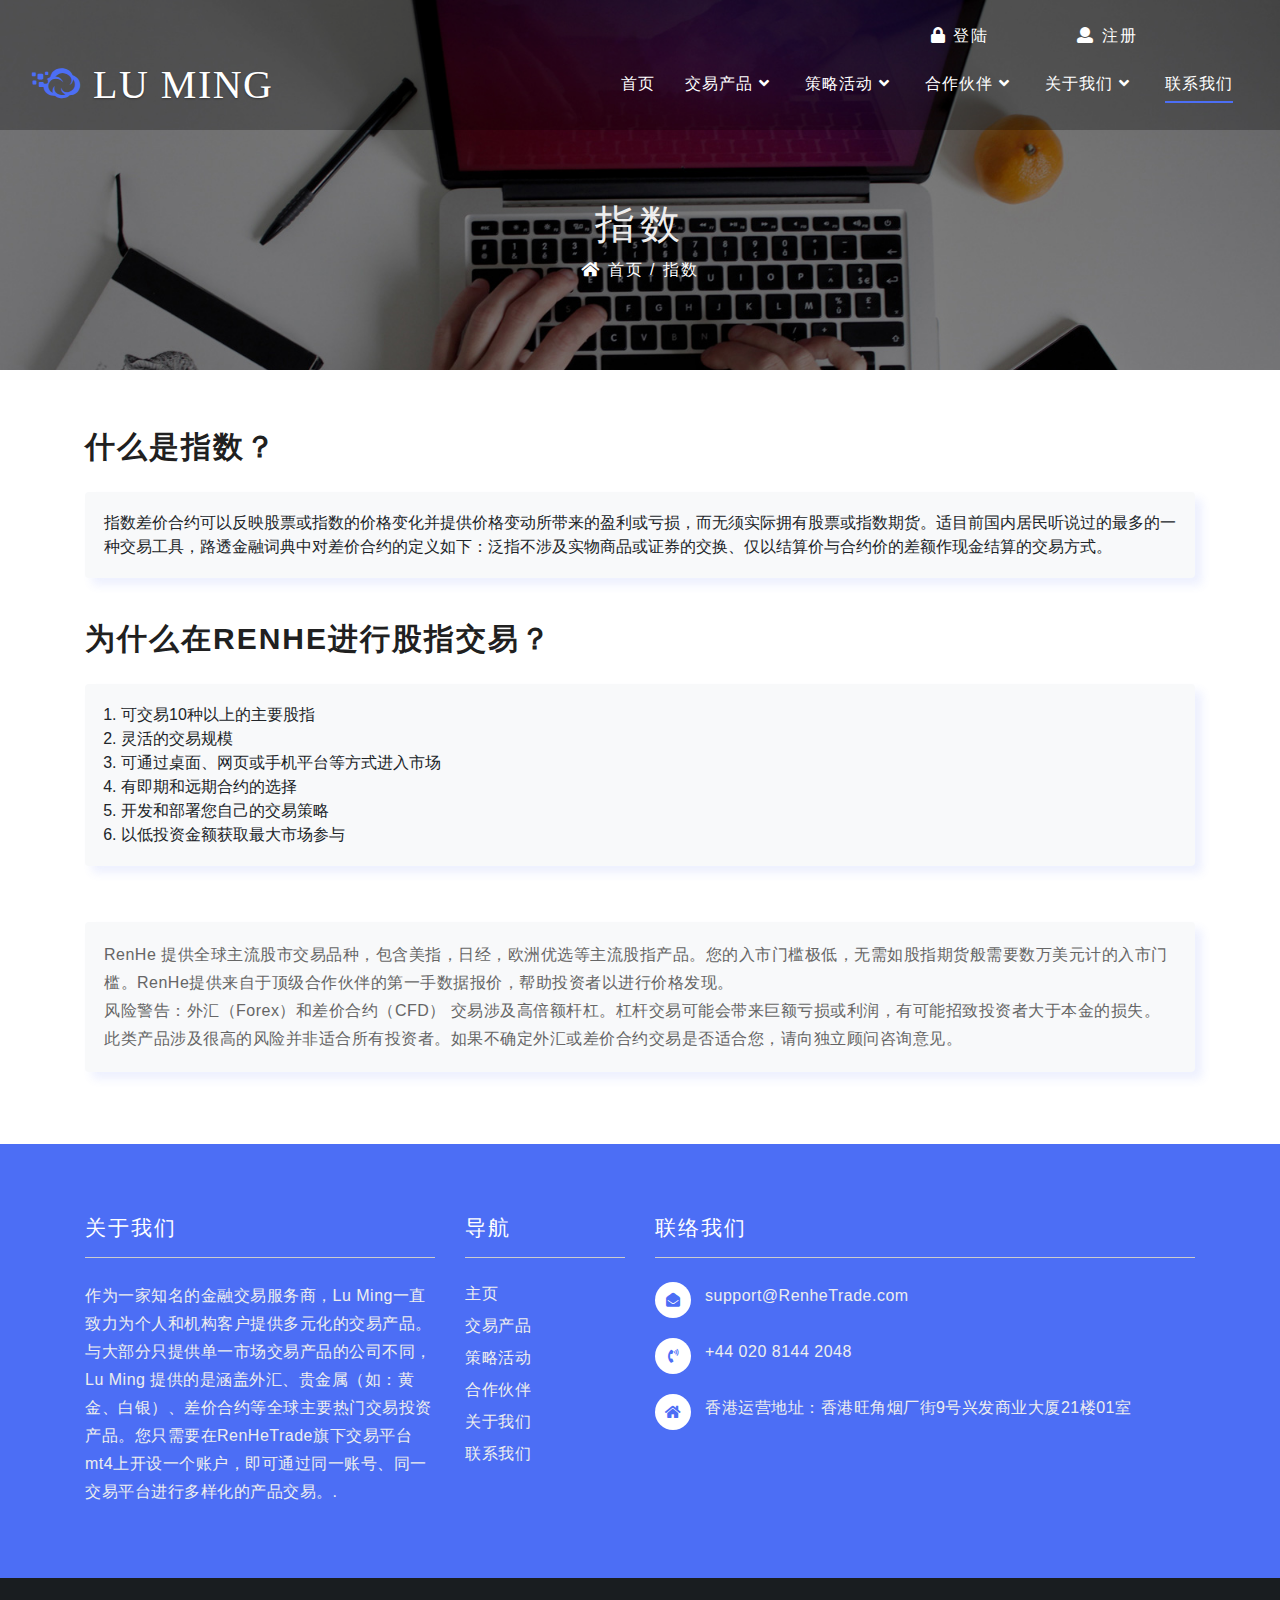
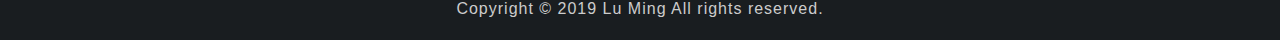
<file: product-indexNumber.html>
<!DOCTYPE html>
<html lang="en">
<head>
<title>Contact</title>
	
	<!-- Meta tag Keywords -->
	<meta name="viewport" content="width=device-width, initial-scale=1">
	<meta charset="utf-8">
	<meta name="keywords" content="" />
	<!--// Meta tag Keywords -->
    
	<!-- css files -->
	<link rel="stylesheet" href="css/bootstrap.css"> <!-- Bootstrap-Core-CSS -->
    <link href="css/style6.css" rel='stylesheet' type='text/css' />
	<link rel="stylesheet" href="css/style.css" type="text/css" media="all" /> <!-- Style-CSS --> 
	<link rel="stylesheet" href="css/fontawesome-all.css"> <!-- Font-Awesome-Icons-CSS -->
	<!-- //css files -->
	


</head>

<body>

<!-- header -->
<div class="header-top">
	<header>
		<div class="top-head ml-lg-auto text-center">
			<div class="row mr-0">

				<div class="col-lg-4">
				</div>
				<div class="col-md-3 col-4 sign-btn">
					<a href="#" data-toggle="modal" data-target="#exampleModalCenter">
						<i class="fas fa-lock"></i>  登陆</a>
				</div>
				<div class="col-md-3 col-4 sign-btn">
					<a href="#" data-toggle="modal" data-target="#exampleModalCenter2">
						<i class="fas fa-user"></i>  注册</a>
				</div>
			</div>
		</div>
		<div class="clearfix"></div>
		<nav class="navbar navbar-expand-lg navbar-light">
			<div class="logo">
				<h1>
					<a class="navbar-brand" href="index.html">
						<i class="fab fa-cloudversify"></i> Lu Ming</a>
				</h1>
			</div>
			<button class="navbar-toggler" type="button" data-toggle="collapse" data-target="#navbarSupportedContent" aria-controls="navbarSupportedContent" aria-expanded="false" aria-label="Toggle navigation">
				<span class="navbar-toggler-icon">
					<i class="fas fa-bars"></i>
				</span>

			</button>

			<div class="collapse navbar-collapse" id="navbarSupportedContent">
				<ul class="navbar-nav ml-lg-auto text-center">
					<li class="nav-item ">
						<a class="nav-link" href="index.html">首页
							<span class="sr-only">(current)</span>
						</a>
					</li>
					<li class="nav-item dropdown">
						<a class="nav-link dropdown-toggle" href="#" id="navbarDropdown" role="button" data-toggle="dropdown" aria-haspopup="true" aria-expanded="false">
							交易产品
							<i class="fas fa-angle-down"></i>
						</a>
						<div class="dropdown-menu" aria-labelledby="navbarDropdown">
							<a class="dropdown-item" href="about.html" title="">外汇</a>
							<a class="dropdown-item" href="projects.html" title="">大宗商品</a>
							<a class="dropdown-item" href="errorpage.html">指数</a>
							<a class="dropdown-item" href="errorpage.html">差价合约</a>
							<a class="dropdown-item" href="errorpage.html">交易工具</a>
						</div>
					</li>
					<li class="nav-item dropdown">
						<a class="nav-link dropdown-toggle" href="#" id="navbarDropdown" role="button" data-toggle="dropdown" aria-haspopup="true" aria-expanded="false">
							策略活动
							<i class="fas fa-angle-down"></i>
						</a>
						<div class="dropdown-menu" aria-labelledby="navbarDropdown">
							<a class="dropdown-item" href="about.html" title="">财经日历</a>
							<a class="dropdown-item" href="projects.html" title="">常见问题</a>
						</div>
					</li>
					<li class="nav-item dropdown">
						<a class="nav-link dropdown-toggle" href="#" id="navbarDropdown" role="button" data-toggle="dropdown" aria-haspopup="true" aria-expanded="false">
							合作伙伴
							<i class="fas fa-angle-down"></i>
						</a>
						<div class="dropdown-menu" aria-labelledby="navbarDropdown">
							<a class="dropdown-item" href="about.html" title="">IB介绍经销商</a>
							<a class="dropdown-item" href="projects.html" title="">平台搭建服务</a>
						</div>
					</li>
					<li class="nav-item dropdown">
						<a class="nav-link dropdown-toggle" href="#" id="navbarDropdown1" role="button" data-toggle="dropdown" aria-haspopup="true" aria-expanded="false">
							关于我们
							<i class="fas fa-angle-down"></i>
						</a>
						<div class="dropdown-menu" aria-labelledby="navbarDropdown">
							<a class="dropdown-item" href="pricing.html"> 公司优势</a>
							<a class="dropdown-item" href="pricing_light.html">监管执照</a>
							<a class="dropdown-item" href="pricing.html"> 开户流程</a>
						</div>
					</li>
					<li class="nav-item active">
						<a class="nav-link" href="contact.html">联系我们</a>
					</li>
				</ul>

			</div>
		</nav>
	</header>
</div>
<!-- //header -->

<!-- inner page banner -->
<section class="inner-page-banner">
	<div class="page-heading text-center">
		<h2>指数</h2>
		<span class="section_1-breadcrumbs"><a href="index.html"><i class="fa fa-home home_1"></i> 首页</a> <span>/ 指数</span></span>
	</div>
</section>
<!-- //inner page banner -->

<!-- contact  welcome-grids-->		
<section class="contact py-5">
		<div class="container welcome-grids">
				<div class="grid_3 grid_5 agile" style="padding: 0.5em 0;">
					<h3>什么是指数？</h3>
					<div class="well" style="line-height: 24px;">
						指数差价合约可以反映股票或指数的价格变化并提供价格变动所带来的盈利或亏损，而无须实际拥有股票或指数期货。适目前国内居民听说过的最多的一种交易工具，路透金融词典中对差价合约的定义如下：泛指不涉及实物商品或证券的交换、仅以结算价与合约价的差额作现金结算的交易方式。
					</div>
				</div>
				<div class="grid_3 grid_5 agile " style="padding: 0.5em 0;">
					<h3 class="bars">为什么在RenHe进行股指交易？</h3>
					<ol class="list-group w3-agile well" style="padding-left: 36px;">
						<li class="list-group-item1">可交易10种以上的主要股指</li>
						<li class="list-group-item1">灵活的交易规模</li>
						<li class="list-group-item1">可通过桌面、网页或手机平台等方式进入市场</li>
						<li class="list-group-item1">有即期和远期合约的选择</li>
						<li class="list-group-item1">开发和部署您自己的交易策略</li>
						<li class="list-group-item1">以低投资金额获取最大市场参与</li>
					</ol>
				</div>
				<div class="grid_3 grid_5 agile well" >
					<p>RenHe 提供全球主流股市交易品种，包含美指，日经，欧洲优选等主流股指产品。您的入市门槛极低，无需如股指期货般需要数万美元计的入市门槛。RenHe提供来自于顶级合作伙伴的第一手数据报价，帮助投资者以进行价格发现。</p>
					<p>风险警告：外汇（Forex）和差价合约（CFD） 交易涉及高倍额杆杠。杠杆交易可能会带来巨额亏损或利润，有可能招致投资者大于本金的损失。此类产品涉及很高的风险并非适合所有投资者。如果不确定外汇或差价合约交易是否适合您，请向独立顾问咨询意见。</p>
				</div>
			</div>
</section>

<!-- //contact -->	


<!-- footer -->
<footer class="footer py-5">
	<div class="container py-sm-4">
		<div class="row">
			<div class="col-lg-4 col-md-6 footer-top">
				<h3 class="mb-4 pb-3 w3f_title">关于我们</h3>
				<p>作为一家知名的金融交易服务商，Lu Ming一直致力为个人和机构客户提供多元化的交易产品。与大部分只提供单一市场交易产品的公司不同，Lu Ming 提供的是涵盖外汇、贵金属（如：黄金、白银）、差价合约等全球主要热门交易投资产品。您只需要在RenHeTrade旗下交易平台mt4上开设一个账户，即可通过同一账号、同一交易平台进行多样化的产品交易。.</p>

			</div>
			<div class="col-lg-2  col-md-6 footv3-left mt-md-0 mt-5">
				<h3 class="mb-4 pb-3 w3f_title">导航</h3>
				<ul class="list-agileits">
					<li >
						<a href="index.html">
							主页
						</a>
					</li>
					<li class="my-2">
						<a href="about.html">
							交易产品
						</a>
					</li>
					<li class="my-2">
						<a href="projects.html">
							策略活动
						</a>
					</li>
					<li class="mb-2">
						<a href="features.html">
							合作伙伴
						</a>
					</li>
					<li class="my-2">
						<a href="contact.html">
							关于我们
						</a>
					</li>
					<li class="my-2">
						<a href="contact.html">
							联系我们
						</a>
					</li>
				</ul>
			</div>
			<div class="col-lg-6 col-md-6 mt-lg-0 mt-5">
				<h3 class="mb-4 pb-3 w3f_title">联络我们</h3>
				<div class="fv3-contact">
					<span class="fas fa-envelope-open mr-2"></span>
					<p>
						<a href="mailto:support@RenheTrade.com">support@RenheTrade.com</a>
					</p>
				</div>
				<div class="fv3-contact my-3">
					<span class="fas fa-phone-volume mr-2"></span>
					<p>+44 020 8144 2048</p>
				</div>
				<div class="fv3-contact">
					<span class="fas fa-home mr-2"></span>
					<p>香港运营地址：香港旺角烟厂街9号兴发商业大厦21楼01室</p>
				</div>
			</div>
		</div>
	</div>
	<!-- //footer bottom -->
</footer>
<!-- //footer -->

<!-- copyright -->
<div class="cpy-right text-center">
	<p>Copyright © 2019 Lu Ming All rights reserved.</p>
</div>
<!-- //copyright -->




 <!--model-forms-->
    <!--/Login-->
    <div class="modal fade" id="exampleModalCenter" tabindex="-1" role="dialog" aria-hidden="true">
        <div class="modal-dialog modal-dialog-centered" role="document">
            <div class="modal-content">
                <div class="modal-header text-center">
                    <button type="button" class="close" data-dismiss="modal" aria-label="Close">
                        <span aria-hidden="true">&times;</span>
                    </button>
                </div>
                <div class="modal-body">

                    <div class="login px-4 mx-auto mw-100">
                        <h5 class="text-center mb-4">Login Now</h5>
                        <form action="#" method="post">
                            <div class="form-group">
                                <label class="mb-2">Email address</label>
                                <input type="email" class="form-control" id="exampleInputEmail1" aria-describedby="emailHelp" placeholder="" required="">
                                <small id="emailHelp" class="form-text text-muted">We'll never share your email with anyone else.</small>
                            </div>
                            <div class="form-group">
                                <label class="mb-2">Password</label>
                                <input type="password" class="form-control" id="exampleInputPassword1" placeholder="" required="">
                            </div>
                            <div class="form-check mb-2">
                                <input type="checkbox" class="form-check-input" id="exampleCheck1">
                                <label class="form-check-label" for="exampleCheck1">Check me out</label>
                            </div>
                            <button type="submit" class="btn btn-primary submit mb-4">Sign In</button>
                            <p class="text-center pb-4">
                                <a href="#" data-toggle="modal2" data-target="#exampleModalCenter"> Don't have an account?</a>
                            </p>
                        </form>
                    </div>
                </div>

            </div>
        </div>
    </div>
    <!--//Login-->
    <!--/Register-->
    <div class="modal fade" id="exampleModalCenter2" tabindex="-1" role="dialog" aria-hidden="true">
        <div class="modal-dialog modal-dialog-centered" role="document">
            <div class="modal-content">
                <div class="modal-header text-center">
                    <button type="button" class="close" data-dismiss="modal" aria-label="Close">
                        <span aria-hidden="true">&times;</span>
                    </button>
                </div>
                <div class="modal-body">
                    <div class="login px-4 mx-auto mw-100">
                        <h5 class="text-center mb-4">Register Now</h5>
                        <form action="#" method="post">
                            <div class="form-group">
                                <label>First name</label>

                                <input type="text" class="form-control" id="validationDefault01" placeholder="" required="">
                            </div>
                            <div class="form-group">
                                <label>Last name</label>
                                <input type="text" class="form-control" id="validationDefault02" placeholder="" required="">
                            </div>

                            <div class="form-group">
                                <label class="mb-2">Password</label>
                                <input type="password" class="form-control" id="password1" placeholder="" required="">
                            </div>
                            <div class="form-group">
                                <label>Confirm Password</label>
                                <input type="password" class="form-control" id="password2" placeholder="" required="">
                            </div>

                            <button type="submit" class="btn btn-primary submit mb-4">Register</button>
                            <p class="text-center pb-4">
                                <a href="#">By clicking Register, I agree to your terms</a>
                            </p>
                        </form>

                    </div>
                </div>

            </div>
        </div>
    </div>
    <!--//Register-->


	<!-- js -->
	<script src="js/jquery-2.1.4.min.js"></script>
	<script src="js/bootstrap.js"></script> <!-- Necessary-JavaScript-File-For-Bootstrap --> 
	<!-- //js -->
	
    <script src="js/modernizr-2.6.2.min.js"></script>


    <script>
        $(document).ready(function() {
            $(".dropdown").hover(
                function() {
                    $('.dropdown-menu', this).stop(true, true).slideDown("fast");
                    $(this).toggleClass('open');
                },
                function() {
                    $('.dropdown-menu', this).stop(true, true).slideUp("fast");
                    $(this).toggleClass('open');
                }
            );
        });
    </script>
    <!-- //dropdown nav -->


	<!-- start-smoth-scrolling -->
	<script src="js/SmoothScroll.min.js"></script>
	<script src="js/move-top.js"></script>
	<script src="js/easing.js"></script>
	<script>
		jQuery(document).ready(function($) {
			$(".scroll").click(function(event){		
				event.preventDefault();
				$('html,body').animate({scrollTop:$(this.hash).offset().top},1000);
			});
		});
	</script>
	<!-- here stars scrolling icon -->
	<script>
		$(document).ready(function() {
			/*
				var defaults = {
				containerID: 'toTop', // fading element id
				containerHoverID: 'toTopHover', // fading element hover id
				scrollSpeed: 1200,
				easingType: 'linear' 
				};
			*/
								
			$().UItoTop({ easingType: 'easeOutQuart' });
								
			});
	</script>
	<!-- //here ends scrolling icon -->
	<!-- start-smoth-scrolling -->

</body>
</html>
</file>
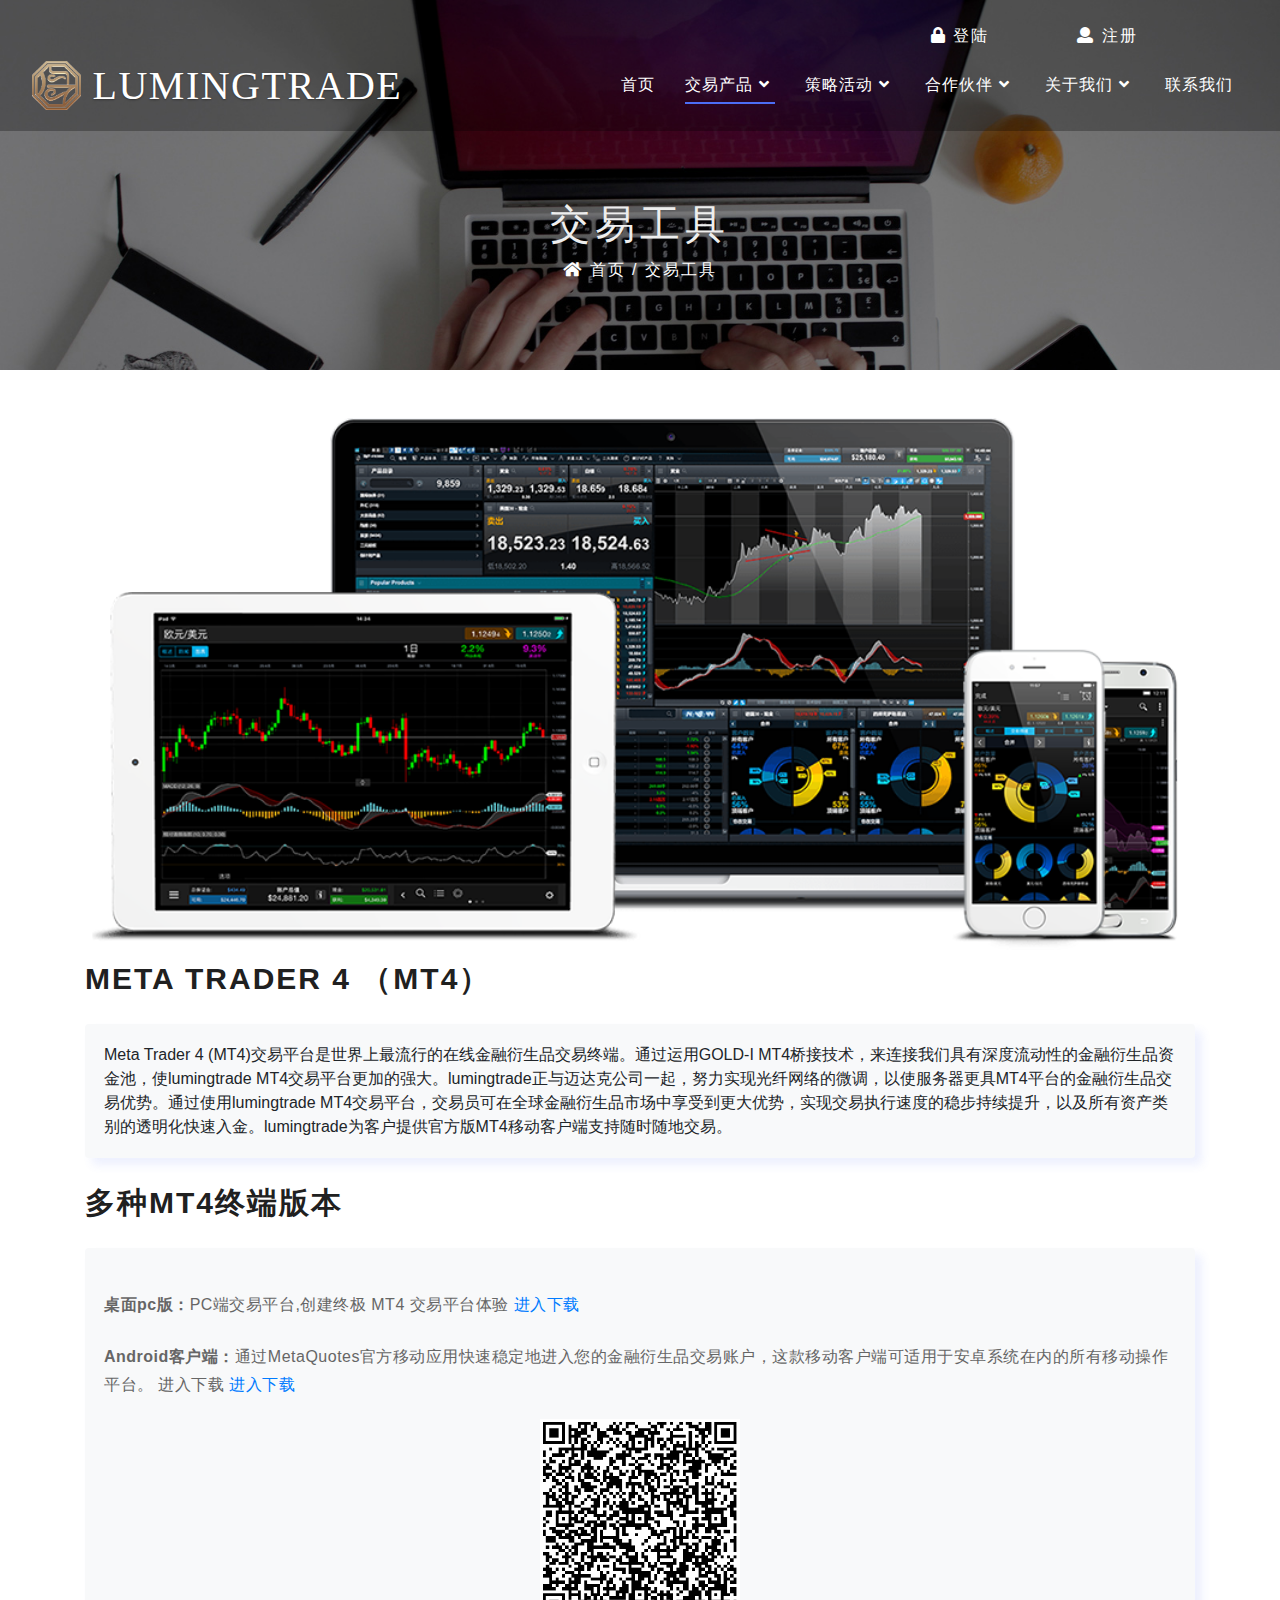
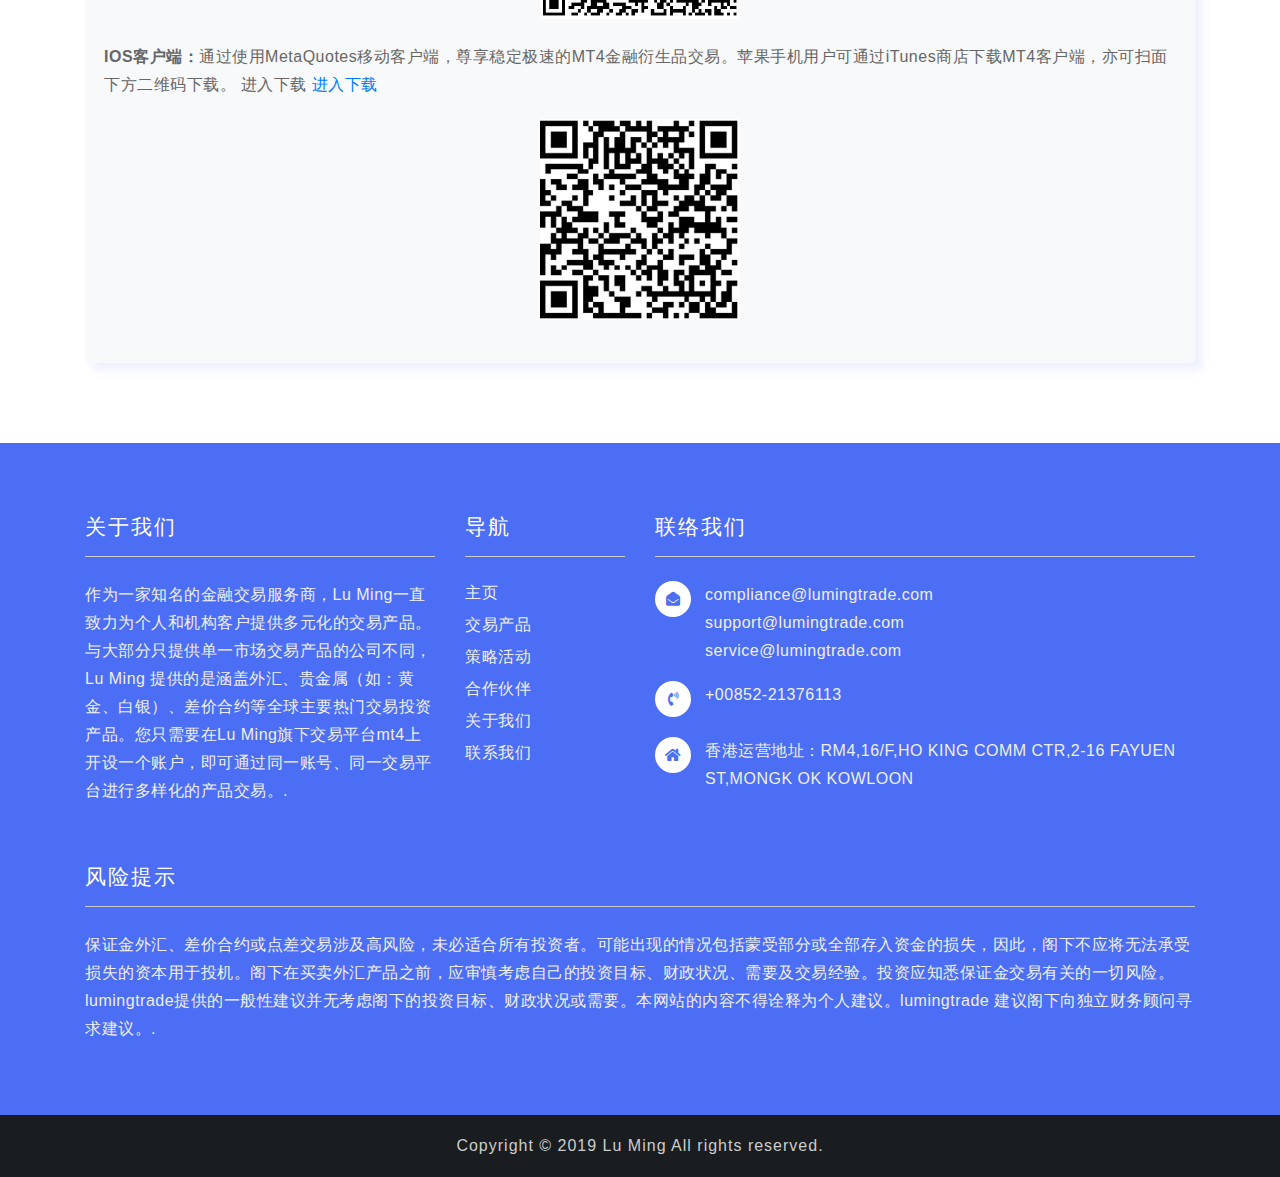
<file: product-mt4DownLoad.html>
<!DOCTYPE html>
<html lang="en">
<head>
<title>Contact</title>
	
	<!-- Meta tag Keywords -->
	<meta name="viewport" content="width=device-width, initial-scale=1">
	<meta charset="utf-8">
	<meta name="keywords" content="" />
	<!--// Meta tag Keywords -->
    
	<!-- css files -->
	<link rel="stylesheet" href="css/bootstrap.css"> <!-- Bootstrap-Core-CSS -->
    <link href="css/style6.css" rel='stylesheet' type='text/css' />
	<link rel="stylesheet" href="css/style.css" type="text/css" media="all" /> <!-- Style-CSS --> 
	<link rel="stylesheet" href="css/fontawesome-all.css"> <!-- Font-Awesome-Icons-CSS -->
	<!-- //css files -->
	


</head>

<body>

<!-- header -->
<div class="header-top">
	<header>
		<div class="top-head ml-lg-auto text-center">
			<div class="row mr-0">

				<div class="col-lg-4">
				</div>
				<div class="col-md-3 col-4 sign-btn">
					<a href="#" data-toggle="modal" data-target="#exampleModalCenter">
						<i class="fas fa-lock"></i>  登陆</a>
				</div>
				<div class="col-md-3 col-4 sign-btn">
					<a href="#" data-toggle="modal" data-target="#exampleModalCenter2">
						<i class="fas fa-user"></i>  注册</a>
				</div>
			</div>
		</div>
		<div class="clearfix"></div>
		<nav class="navbar navbar-expand-lg navbar-light">
			<div class="logo">
				<h1>
					<a class="navbar-brand" href="index.html">
						<img src="./images/logo.png" alt="" style="width: 49px;vertical-align: bottom;">
						<!-- <i class="fab fa-cloudversify"></i>  -->
					lumingtrade</a>
				</h1>
			</div>
			<button class="navbar-toggler" type="button" data-toggle="collapse" data-target="#navbarSupportedContent" aria-controls="navbarSupportedContent" aria-expanded="false" aria-label="Toggle navigation">
				<span class="navbar-toggler-icon">
					<i class="fas fa-bars"></i>
				</span>

			</button>

			<div class="collapse navbar-collapse" id="navbarSupportedContent">
				<ul class="navbar-nav ml-lg-auto text-center">
					<li class="nav-item ">
						<a class="nav-link" href="index.html">首页
							<span class="sr-only">(current)</span>
						</a>
					</li>
					<li class="nav-item dropdown active">
						<a class="nav-link dropdown-toggle" href="#" id="navbarDropdown" role="button" data-toggle="dropdown" aria-haspopup="true" aria-expanded="false">
							交易产品
							<i class="fas fa-angle-down"></i>
						</a>
						<div class="dropdown-menu" aria-labelledby="navbarDropdown">
							<a class="dropdown-item" href="product-exchange.html" title="">外汇</a>
							<a class="dropdown-item" href="product-bigTrade.html" title="">大宗商品</a>
							<a class="dropdown-item" href="product-indexNumber.html">指数</a>
							<a class="dropdown-item" href="product-cfd.html">差价合约</a>
							<a class="dropdown-item" href="product-mt4DownLoad.html">交易工具</a>
						</div>
					</li>
					<li class="nav-item dropdown">
						<a class="nav-link dropdown-toggle" href="#" id="navbarDropdown" role="button" data-toggle="dropdown" aria-haspopup="true" aria-expanded="false">
							策略活动
							<i class="fas fa-angle-down"></i>
						</a>
						<div class="dropdown-menu" aria-labelledby="navbarDropdown">
							<a class="dropdown-item" href="strategy-canlender.html" title="">财经日历</a>
							<a class="dropdown-item" href="strategy-problem.html" title="">常见问题</a>
						</div>
					</li>
					<li class="nav-item dropdown">
						<a class="nav-link dropdown-toggle" href="#" id="navbarDropdown" role="button" data-toggle="dropdown" aria-haspopup="true" aria-expanded="false">
							合作伙伴
							<i class="fas fa-angle-down"></i>
						</a>
						<div class="dropdown-menu" aria-labelledby="navbarDropdown">
							<a class="dropdown-item" href="partner-ib.html" title="">IB介绍经销商</a>
							<a class="dropdown-item" href="partner-platform.html" title="">平台搭建服务</a>
						</div>
					</li>
					<li class="nav-item dropdown">
						<a class="nav-link dropdown-toggle" href="#" id="navbarDropdown1" role="button" data-toggle="dropdown" aria-haspopup="true" aria-expanded="false">
							关于我们
							<i class="fas fa-angle-down"></i>
						</a>
						<div class="dropdown-menu" aria-labelledby="navbarDropdown">
							<a class="dropdown-item" href="about-company.html"> 公司优势</a>
							<a class="dropdown-item" href="about-license.html">监管执照</a>
							<a class="dropdown-item" href="about-account.html"> 开户流程</a>
						</div>
					</li>
					<li class="nav-item">
						<a class="nav-link" href="contact.html">联系我们</a>
					</li>
				</ul>

			</div>
		</nav>
	</header>
</div>
<!-- header -->

<!-- inner page banner -->
<section class="inner-page-banner">
	<div class="page-heading text-center">
		<h2>交易工具</h2>
		<span class="section_1-breadcrumbs"><a href="index.html"><i class="fa fa-home home_1"></i> 首页</a> <span>/ 交易工具</span></span>
	</div>
</section>
<!-- //inner page banner -->

<!-- contact  welcome-grids-->		
<section class="contact py-5">
	<div class="container welcome-grids">
		<img src="./images/mt4.png" alt="">
		<div class="grid_3 grid_5 agile" style="padding: 0.5em 0;">

			
			<h3>Meta Trader 4 （MT4）</h3>
			<div class="well" style="line-height: 24px;">
				Meta Trader 4 (MT4)交易平台是世界上最流行的在线金融衍生品交易终端。通过运用GOLD-I MT4桥接技术，来连接我们具有深度流动性的金融衍生品资金池，使lumingtrade MT4交易平台更加的强大。lumingtrade正与迈达克公司一起，努力实现光纤网络的微调，以使服务器更具MT4平台的金融衍生品交易优势。通过使用lumingtrade MT4交易平台，交易员可在全球金融衍生品市场中享受到更大优势，实现交易执行速度的稳步持续提升，以及所有资产类别的透明化快速入金。lumingtrade为客户提供官方版MT4移动客户端支持随时随地交易。
			</div>
			<h3>多种MT4终端版本</h3>
			<div class="well" style="line-height: 24px;">
				<p class="my-4"><span style="font-weight: 600;">桌面pc版：</span>PC端交易平台,创建终极 MT4 交易平台体验 <a href="https://download.mql5.com/cdn/web/tide.dealings.limited/mt4/lumingtradegroup4setup.exe" target="target="_blank"" title="进入下载">进入下载</a></p>
				<p class="my-4"><span style="font-weight: 600;">Android客户端：</span>通过MetaQuotes官方移动应用快速稳定地进入您的金融衍生品交易账户，这款移动客户端可适用于安卓系统在内的所有移动操作平台。 进入下载 <a href="https://download.mql5.com/cdn/mobile/mt4/android?hl=en"" target="target="_blank"" title="进入下载">进入下载</a><br><img src="./images/android.png" style="width: 200px;display: block;margin: 20px auto"></p>
				<p class="my-4"><span style="font-weight: 600;">IOS客户端：</span>通过使用MetaQuotes移动客户端，尊享稳定极速的MT4金融衍生品交易。苹果手机用户可通过iTunes商店下载MT4客户端，亦可扫面下方二维码下载。 进入下载 <a href="https://download.mql5.com/cdn/mobile/mt4/ios?hl=en" " target="target="_blank"" title="进入下载">进入下载</a><img src="./images/ios.png"  style="width: 200px;display: block;margin: 20px auto"></p>
			</div>
		</div>
	</div>
</section>

<!-- //contact -->	


<!-- footer -->
<footer class="footer py-5">
	<div class="container py-sm-4">
		<div class="row">
			<div class="col-lg-4 col-md-6 footer-top">
				<h3 class="mb-4 pb-3 w3f_title">关于我们</h3>
				<p>作为一家知名的金融交易服务商，Lu Ming一直致力为个人和机构客户提供多元化的交易产品。与大部分只提供单一市场交易产品的公司不同，Lu Ming 提供的是涵盖外汇、贵金属（如：黄金、白银）、差价合约等全球主要热门交易投资产品。您只需要在Lu Ming旗下交易平台mt4上开设一个账户，即可通过同一账号、同一交易平台进行多样化的产品交易。.</p>

			</div>
			<div class="col-lg-2  col-md-6 footv3-left mt-md-0 mt-5">
				<h3 class="mb-4 pb-3 w3f_title">导航</h3>
				<ul class="list-agileits">
					<li >
						<a href="index.html">
							主页
						</a>
					</li>
					<li class="my-2">
						<a href="product-exchange.html">
							交易产品
						</a>
					</li>
					<li class="my-2">
						<a href="strategy-canlender.html">
							策略活动
						</a>
					</li>
					<li class="mb-2">
						<a href="partner-ib.html">
							合作伙伴
						</a>
					</li>
					<li class="my-2">
						<a href="about-company.html">
							关于我们
						</a>
					</li>
					<li class="my-2">
						<a href="contact.html">
							联系我们
						</a>
					</li>
				</ul>
			</div>
			<div class="col-lg-6 col-md-6 mt-lg-0 mt-5">
				<h3 class="mb-4 pb-3 w3f_title">联络我们</h3>
				<div class="fv3-contact">
					<span class="fas fa-envelope-open mr-2"></span>
					<p>
						<a href="mailto:compliance@lumingtrade.com">compliance@lumingtrade.com</a>
					</p>
					<p>
						<a href="mailto:support@lumingtrade.com">support@lumingtrade.com</a>
					</p>
					<p>
						<a href="mailto:service@lumingtrade.com">service@lumingtrade.com</a>
					</p>
				</div>
				<div class="fv3-contact my-3">
					<span class="fas fa-phone-volume mr-2"></span>
					<p>+00852-21376113</p>
				</div>
				<div class="fv3-contact">
					<span class="fas fa-home mr-2"></span>
					<p>香港运营地址：RM4,16/F,HO KING COMM CTR,2-16 FAYUEN ST,MONGK OK KOWLOON</p>
				</div>
			</div>
		</div>
		<div class="row">
			<div class="col-lg-12 footer-top" style="margin-top: 60px">
				<h3 class="mb-4 pb-3 w3f_title">风险提示</h3>
				<p style="max-width: 100%">保证金外汇、差价合约或点差交易涉及高风险，未必适合所有投资者。可能出现的情况包括蒙受部分或全部存入资金的损失，因此，阁下不应将无法承受损失的资本用于投机。阁下在买卖外汇产品之前，应审慎考虑自己的投资目标、财政状况、需要及交易经验。投资应知悉保证金交易有关的一切风险。lumingtrade提供的一般性建议并无考虑阁下的投资目标、财政状况或需要。本网站的内容不得诠释为个人建议。lumingtrade 建议阁下向独立财务顾问寻求建议。.</p>
			</div>
		</div>
	</div>
	<!-- //footer bottom -->
</footer>
<!-- //footer -->

<!-- copyright -->
<div class="cpy-right text-center">
	<p>Copyright © 2019 Lu Ming All rights reserved.</p>
</div>
<!-- //copyright -->


	<!-- js -->
	<script src="js/jquery-2.1.4.min.js"></script>
	<script src="js/bootstrap.js"></script> <!-- Necessary-JavaScript-File-For-Bootstrap --> 
	<!-- //js -->
	
    <script src="js/modernizr-2.6.2.min.js"></script>


    <script>
        $(document).ready(function() {
            $(".dropdown").hover(
                function() {
                    $('.dropdown-menu', this).stop(true, true).slideDown("fast");
                    $(this).toggleClass('open');
                },
                function() {
                    $('.dropdown-menu', this).stop(true, true).slideUp("fast");
                    $(this).toggleClass('open');
                }
            );
        });
    </script>
    <!-- //dropdown nav -->


	<!-- start-smoth-scrolling -->
	<script src="js/SmoothScroll.min.js"></script>
	<script src="js/move-top.js"></script>
	<script src="js/easing.js"></script>
	<script>
		jQuery(document).ready(function($) {
			$(".scroll").click(function(event){		
				event.preventDefault();
				$('html,body').animate({scrollTop:$(this.hash).offset().top},1000);
			});
		});
	</script>
	<!-- here stars scrolling icon -->
	<script>
		$(document).ready(function() {
			/*
				var defaults = {
				containerID: 'toTop', // fading element id
				containerHoverID: 'toTopHover', // fading element hover id
				scrollSpeed: 1200,
				easingType: 'linear' 
				};
			*/
								
			$().UItoTop({ easingType: 'easeOutQuart' });
								
			});
	</script>
	<!-- //here ends scrolling icon -->
	<!-- start-smoth-scrolling -->

</body>
</html>
</file>
<file: css/style6.css>
.mobile-nav-button {
    position: absolute;
    right:55px;
    top: 0px;
    z-index: 9;
}
/* Overlay style */
.overlay {
	position: fixed;
    width: 100%;
    height: 100%;
    top: 0;
    left: 0;
	background: rgba(12, 12, 12, 0.98);
    z-index: 99;
}

/* Overlay closing cross */
.overlay .overlay-close {
    width: 40px;
    height: 40px;
    position: absolute;
    right: 50px;
    top: 50px;
    overflow: hidden;
    background: none;
    color: #fff;
    border: 2px solid #7a7f7f;
    cursor: pointer;
}

/* Menu style */
.overlay form {
	text-align: center;
	position: relative;
	top: 50%;
	height:auto;
	-webkit-transform: translateY(-50%);
	transform: translateY(-50%);
}
button#trigger-overlay {
    outline: none;
    border: none;
    background: none;
    text-align: center;
    color: #ffffff;
    font-size: 1.2em;
    cursor: pointer;
}

.search form input[type="search"] {
    width: 100%;
    padding: 1em 1.5em;
    font-size: 17px;
    color: #fff;
    outline: none;
    background: none;
    -webkit-appearance: none;
    border: 2px solid #fff;
    -webkit-appearance: none;
	letter-spacing: 4px;
	border-radius:0;
}
.search button.btn.btn-primary.submit{
	color: #fff;
	font-size: 15px;
	font-weight: 600;
	text-transform: uppercase;
	outline: none;
	letter-spacing: 2px;
	padding: 0.9em 3em;
	border: none;
	cursor: pointer;
	transition: 0.5s all;
	-webkit-transition: 0.5s all;
	-moz-transition: 0.5s all;
	-webkit-appearance: none;
	background: #4c6ef5;
	border-radius:0;
}
/* Menu style *
.overlay ul {
	list-style: none;
	padding: 0;
	margin: 0 auto;
	display: inline-block;
	height: 100%;
	position: relative;
}

.overlay ul li {
	display: block;
	height: 20%;
	height: calc(100% / 5);
	min-height: 54px;
	-webkit-backface-visibility: hidden;
	backface-visibility: hidden;
}

.overlay ul li a {
	font-size: 54px;
	font-weight: 300;
	display: block;
	color: #fff;
	-webkit-transition: color 0.2s;
	transition: color 0.2s;
}

.overlay ul li a:hover,
.overlay ul li a:focus {
	color: #f0f0f0;
}

/* Effects */
.overlay-door {
	visibility: hidden;
	width: 0;
	left:49.99%;
	-webkit-transform: translateX(-50%);
	transform: translateX(-50%);
	-webkit-transition: width 0.5s 0.3s, visibility 0s 0.8s;
	transition: width 0.5s 0.3s, visibility 0s 0.8s;
}

.overlay-door.open {
	visibility: visible;
	width: 100%;
	-webkit-transition: width 0.5s;
	transition: width 0.5s;
}

.overlay-door form {
	position: absolute;
	left: 50%;
	-webkit-transform: translateY(-50%) translateX(-50%);
	transform: translateY(-50%) translateX(-50%);
	width: 45%;
}

.overlay-door form,
.overlay-door .overlay-close {
	opacity: 0;
	-webkit-transition: opacity 0.3s 0.5s;
	transition: opacity 0.3s 0.5s;
}

.overlay-door.open form,
.overlay-door.open .overlay-close {
	opacity: 1;
	-webkit-transition-delay: 0.5s;
	transition-delay: 0.5s;
}

.overlay-door.close form,
.overlay-door.close .overlay-close {
	-webkit-transition-delay: 0s;
	transition-delay: 0s;
}

@media screen and (max-height: 30.5em) {
	.overlay form {
		font-size: 34px;
	}
	.overlay ul li {
		min-height: 34px;
	}
}
@media(max-width:767px) {
	
}
@media(max-width:600px) {
	.overlay-door form {
		width: 90%;
	}
	.search button.btn.btn-primary.submit {
		letter-spacing: 2px;
		padding: 0.9em 2em;
	}
}
@media(max-width:384px) {
	.overlay-door form {
		width: 90%;
	}
	.search button.btn.btn-primary.submit {
		letter-spacing: 2px;
		padding: 0.9em 2em;
	}
}
@media(max-width:375px) {
	
}
</file>
<file: css/style.css>
body{
	padding:0;
	margin:0;
	background:#fff;
	position:relative;
	font-family: 'Raleway', sans-serif;
}
body a{
    transition:0.5s all;
	-webkit-transition:0.5s all;
	-moz-transition:0.5s all;
	-o-transition:0.5s all;
	-ms-transition:0.5s all;
}
a:hover{
	text-decoration:none;
}
input[type="button"],input[type="submit"],.contact-form input[type="submit"]{
	transition:0.5s all;
	-webkit-transition:0.5s all;
	-moz-transition:0.5s all;
	-o-transition:0.5s all;
	-ms-transition:0.5s all;
}
h1,h2,h3,h4,h5,h6{
	margin:0;	
}	
p{
	margin:0;
}
ul{
	margin:0;
	padding:0;
}
label{
	margin:0;
}
img{
	width:100%;
}


/*--/header --*/
.header-top {
    background: #00000047;
    position: absolute;
    width: 100%;
    z-index: 9;
    padding: .5em 0;
}
/*--/navbar--*/

.navbar {
    padding: 0.5em 2em;
}

a.navbar-brand {
    font-size: 1em;
    text-shadow: 0 1px 2px rgba(0, 0, 0, 0.37);
    color: #fff;
}

.navbar-light .navbar-brand {
    color: #fff;
    font-weight: 600;
	letter-spacing: 1px;
	text-transform: uppercase;
	font-family: "GT-America-Expanded-Medium";
    font-size: 40px;
    letter-spacing: 1.5px;
    font-weight: 500;
}
.navbar-light .navbar-brand:hover, .navbar-light .navbar-brand:focus {
    color: #fff;
}
.logo i {
    color: #4c6ef5;
    text-shadow: none;
}

li.nav-item {
    margin: 0 15px;
}

.navbar-light .navbar-nav .nav-link {
    padding: 0.3em 0em;
    color: #fff;
    background: transparent;
    letter-spacing: 1px;
}

.navbar-light .navbar-nav .show > .nav-link,
.navbar-light .navbar-nav .active > .nav-link,
.navbar-light .navbar-nav .nav-link.show,
.navbar-light .navbar-nav .nav-link.active,
.navbar-light .navbar-nav .nav-link:hover,
.navbar-light .navbar-nav .nav-link:focus {
    background: transparent;
    color: #fff;
}

.dropdown-item {
    padding: 0.5em 1.5rem;
    margin: 0;
}

.dropdown-menu {
    margin: 0;
    padding: 0;
}

/*---*/
.tlinks{text-indent:-9999px;height:0;line-height:0;font-size:0;overflow:hidden;}
/*---*/

.dropdown-toggle::after {
    width: 0;
    height: 0;
    margin-left: 0;
    content: "";
    border-top: 0.3em solid;
    border-right: 0.3em solid transparent;
    border: 0px;
}

li.nav-item.active,li.nav-item:hover {
    border-bottom: 2px solid #4c6ef5;
}

.dropdown-item:hover,
.dropdown-item:focus {
    color: #4c6ef5;
    text-decoration: none;
    background-color: #f0f0f1;
}

/*-- //header --*/
.top-head {
    width: 40%;
     padding-top: 1em;
}

.top-head span {
    color: #ffff;
    letter-spacing: 4px;
}

.top-head a {
    color: #ffff;
    letter-spacing: 2px;
}

/*--model-forms--*/

.modal-header {
    border: none;
     padding-bottom: 0;
}

.login h5 {
    font-size: 2em;
    color: #333;
}

.login button.btn.btn-primary.submit {
    background: #1e1f1f;
    padding: 0.5em 2em;
    letter-spacing: 1px;
    border: none;
}

.login button.btn.btn-primary.submit:hover {
    background: #2529d8;
}

.login a {
    color: #97989a;
}

.login label {
    font-weight: 400;
    color: #5a5757;
    font-size: 1em;
    letter-spacing: 1px;
}

/*--//model-forms--*/

/*-- modal --*/
.modal-body {
    font-size: 15px;
    line-height: 28px;
    color: #2a2a2a;
}
.modal-title {
    font-size: 28px !important;
     font-weight: 700;
    padding: 0 !important;
    letter-spacing: 2px;
    color: #333;
}
.modal-title span{
    color: #dc3545;
}
.modal-title i{
     color: #4c6ef5;
    text-shadow: none;
}
/*-- //modal --*/

/*--/banner-info--*/

.slide {
    background: url(../images/bg.jpg) no-repeat center;
    background-size: cover;
    -webkit-background-size: cover;
    -moz-background-size: cover;
    -o-background-size: cover;
    -ms-background-size: cover;
    height: 49vw;
}

.slide2 {
    background: url(../images/bg1.jpg) no-repeat center;
    background-size: cover;
    -webkit-background-size: cover;
    -moz-background-size: cover;
    -o-background-size: cover;
    -ms-background-size: cover;
    height: 49vw;
}

.slide3 {
    background: url(../images/bg2.jpg) no-repeat center;
    background-size: cover;
    -webkit-background-size: cover;
    -moz-background-size: cover;
    -o-background-size: cover;
    -ms-background-size: cover;
    height: 49vw;
}
.slide-caption h2,.slide-caption h3 {
    font-size: 4em;
    letter-spacing: 10px;
     text-shadow: 0 1px 2px rgba(0, 0, 0, .6);
}
.slide-caption p {
    font-size: 16px;
    letter-spacing: 1px;
    line-height: 33px;
}
/*--//banner-info--*/

/*--  welcome --*/
.welcome-grids p {
    margin: 0;
    color: #666;
    line-height: 28px;
     letter-spacing: .5px;
}
.welcome-grids h3 {
    font-size: 30px;
    text-transform: uppercase;
    color: #202020;
	font-weight:600;
    letter-spacing: 2px;
    line-height: 42px;
}
.read a {
    background: #4c6ef5;
    color: #fff;
    padding: 12px 60px 12px 30px;
    display: inline-block;
    letter-spacing: 1px;
    border-radius: 35px;
     font-weight: 300;
}
.read {
    position: relative;
    display: inline-block;
}
.read .btn {
    position: absolute;
    right: 1px;
    top: 1px;
    color: #4c6ef5;
    border: none;
    outline: none;
    text-align: center;
    text-decoration: none;
    background: #fff;
    border-radius: 50%;
    -webkit-transition: 0.5s all;
    -moz-transition: 0.5s all;
    -o-transition: 0.5s all;
    -ms-transition: 0.5s all;
    transition: 0.5s all;
    float: right;
    width: 46px;
    height: 46px;
    line-height: 35px;
    cursor: pointer;
}

/*-- // welcome --*/

/*--  welcome bottom --*/

.Welcome-bottom {
    background: url(../images/b.jpg) no-repeat 0px 0px;
    background-size: cover;
}
.welcome_left {
    background: rgba(0, 0, 0, 0.00);
}
.welcome_left_inner {
    background: rgba(0, 0, 0, 0.2);
}
.welcome-image img {
    border-radius: 5px;
}
.agileits_w3layouts_about_counter_left span {
    font-size: 25px;
    width: 60px;
    height: 60px;
    line-height: 60px;
     background: #4c6ef5;
	 color: #fff;
    border-radius: 50%;
    text-align: center;
    float: left;
	transition: 0.5s all;
	-webkit-transition: 0.5s all;
	-moz-transition: 0.5s all;
	-ms-transition: 0.5s all;
	-o-transition: 0.5s all;
}
.agileits_w3layouts_about_counter_left span:hover {
    background: #ff4f81;
	transition: 0.5s all;
	-webkit-transition: 0.5s all;
	-moz-transition: 0.5s all;
	-ms-transition: 0.5s all;
	-o-transition: 0.5s all;
}
.agileits_w3layouts_about_counter_left p {
    font-size: 3em;
     font-weight: normal;
    color: #eee;
}
.agileits_w3layouts_about_counter_left h3 {
    color: #ccc;
    font-size: 18px;
    text-transform: capitalize;
    letter-spacing: 2px;
    float: left;
     font-weight: normal;
    margin: 1em 0 0 1em;
}
.countericon {
    float: left;
}
.counterinfo {
    float: right;
}
.welcome_bottom_right h3 {
    font-size: 30px;
    text-transform: uppercase;
    color: #fff;
    letter-spacing: 2px;
    font-weight: 600;
    line-height: 42px;
}
.welcome_bottom_right p {
    margin: 0;
    color: #ccc;
    line-height: 30px;
    letter-spacing: .5px;
}
/*--  //welcome bottom --*/

/*-- team --*/

.team {
    position: relative;
}

.our-team .team-row {
    margin-left: -40px;
    margin-right: -40px;
}

.our-team .team-wrap {
    padding: 0 40px;
}

.our-team .container-fluid {
    padding: 0 50px;
}

.team-img img {
    -webkit-transition: all .2s ease-in-out;
    -moz-transition: all .2s ease-in-out;
    -o-transition: all .2s ease-in-out;
    transition: all .2s ease-in-out;
    overflow: hidden;
    width: 100%;
}

.team-member,
.team-img {
    position: relative;
    overflow: hidden;
}

.team-title {
    margin: 30px 0 7px;
    font-size: 20px;
    color: #333;
    letter-spacing: 2px;
    text-transform: uppercase;
     font-weight: 600;
}

.team-member span {
    font-size: 16px;
    color: #999;
    font-weight: 400;
    text-transform: capitalize;
}

.overlay-team {
    background-color: rgba(20, 20, 20, .7);
    position: absolute;
    top: 0;
    width: 100%;
    height: 100%;
    opacity: 0;
    -webkit-transition: all .2s ease-in-out;
    -moz-transition: all .2s ease-in-out;
    -o-transition: all .2s ease-in-out;
    transition: all .2s ease-in-out;
}

.team-details {
    opacity: 0;
    position: absolute;
    top: 50%;
    left: 0;
    padding: 5%;
    overflow: hidden;
    width: 100%;
    z-index: 2;
    -webkit-transition: all .4s ease-in-out;
    -moz-transition: all .4s ease-in-out;
    -o-transition: all .4s ease-in-out;
    transition: all .4s ease-in-out;
}

.team-img:hover .team-details {
    opacity: 1;
    margin-top: -80px;
}

.team-img:hover .overlay-team {
    opacity: 1;
}

.team-member:hover h6 {
    color: #4c6ef5;
}

.socials a {
    display: inline-block;
    margin-top: 40px;
    margin-right: 5px;
}

.socials a i {
    color: #fff;
    font-size: 18px;
    display: block;
    width: 42px;
    height: 42px;
    border-radius: 50%;
    line-height: 44px;
    text-align: center;
    transition: all .3s ease 0s;
    background: rgba(255, 255, 255, 0.5);
}

.team-details .socials i {
    color: #fff;
}

.socials a:hover i {
    color: #fff;
    background: #4c6ef5;
}

/*-- //team --*/

/*-- brands --*/
.partner-grids i.fab {
    font-size: 80px;
    color: #ccc;
	transition: 0.5s all;
	-webkit-transition: 0.5s all;
	-moz-transition: 0.5s all;
	-ms-transition: 0.5s all;
	-o-transition: 0.5s all;
}
.partner-grids i.fab:hover {
    color: #ff4f81;
	transition: 0.5s all;
	-webkit-transition: 0.5s all;
	-moz-transition: 0.5s all;
	-ms-transition: 0.5s all;
	-o-transition: 0.5s all;
}
.brand {
    box-shadow: 7px 7px 10px 0 rgba(76, 110, 245, .1);
     border-radius: 5px;
    -webkit-border-radius: 5px;
    -moz-border-radius: 5px;
    -ms-border-radius: 5px;
    -o-border-radius: 5px;
}
/*-- //brands --*/

/*-- features --*/
h3.heading {
    text-transform: uppercase;
     font-size: 45px;
    letter-spacing: 7px;
    color: #191919;
    font-weight: 600;
}
p.para{
    position: relative;
    color: #999;
}
p.para:after {
    position: absolute;
    content: '';
    background: #bbb;
    width: 10%;
    height: 3px;
    left: 45%;
    bottom: -80%;
}
h3.heading span {
    color: #4c6ef5;
}
.f1 i,.f2-active i {
    font-size: 20px;
    background: #4c6ef5;
    color: #fff;
    width: 60px;
    height: 60px;
    line-height: 60px;
    text-align: center;
    border-radius: 50%;
}
.feature-grids h3 {
    font-size: 24px;
    text-transform: capitalize;
    color: #000;
    letter-spacing: 2px;
}
.feature-grids p {
    margin: 0;
    color: #666;
    line-height: 28px;
     letter-spacing: .5px;
}
.f1,.f2-active{
	background: #f8f9fa;
    border-radius: 5px;
    -webkit-border-radius: 5px;
    -moz-border-radius: 5px;
    -ms-border-radius: 5px;
    -o-border-radius: 5px;
	transition: 2s all;
	-webkit-transition: 2s all;
	-moz-transition: 2s all;
	-ms-transition: 2s all;
	-o-transition: 2s all;
     box-shadow: 7px 7px 10px 0 rgba(76, 110, 245, .1);
}
.f1:hover,.f2-active{
    background: #4c6ef5 !important;
	transition: 2s all;
	-webkit-transition: 2s all;
	-moz-transition: 2s all;
	-ms-transition: 2s all;
	-o-transition: 2s all;
}
.f1:hover.f1 i,.f2-active i {
    background: #ff4f81;
    color: #fff;
}
.f1:hover.f1 p,.f2-active p {
    color: #fff;
	font-weight: 300;
}
.f1:hover h3,.f2-active h3{
	color:#fff;
}
/*-- //features --*/


/*--bottom-last--*/

.bottom-last {
    background: url(../images/skills_bg.jpg) no-repeat 0px 0px;
    background-size: cover;
    -webkit-background-size: cover;
    -moz-background-size: cover;
    -o-background-size: cover;
    -ms-background-size: cover;
}

section.bottom-last h4.title {
    font-size: 1.8em;
	letter-spacing: 2px;
    color: #fff;
    text-shadow: 2px 2px 2px rgba(29, 28, 28, 0.15);
}

.bottom-bg p {
    font-size: 16px;
    letter-spacing: .5px;
    line-height: 30px;
	color: #ccc;
}
.bs-slider-overlay {
    width: 100%;
    height: 100%;
    background: url(../images/dots.png)repeat 0px 0px;
    background-size: 2px;
    -webkit-background-size: 2px;
    -moz-background-size: 2px;
    -o-background-size: 2px;
    -ms-background-size: 2px;
}

button.btn.btn-primary.play {
	width: 50px;
	height: 50px;
	border-radius: 50%;
	-webkit-border-radius: 50%;
	-moz-border-radius: 50%;
	-o-border-radius: 50%;
	-ms-border-radius: 50%;
	outline: none;
	cursor: pointer;
	color: #fff;
	background-color: #ff4f81;
	border: none;
}
.bnr-button span {
    letter-spacing: 1px;
}
h4.progress-tittle {
    color: #eee;
    font-size: 0.85em;
    text-transform: uppercase;
    margin-bottom: 1em;
    letter-spacing: 1px;
}
.progress-one .progress {
    height: 0.5rem;
    background: #e1e2e2;
}
.modal-body.video iframe {
	border: none;
	width: 100%;
	min-height: 250px;
}

h5#exampleModalLabel {
	font-size: 1.2em;
}

/*--bottom-last--*/

/*-- footer --*/

.footer {
	background: #4c6ef5;
}

/* footer grids */

.footerv3-top h3 {
	font-size: 1.3em;
	color: #fff;
	text-transform: uppercase;
	margin-bottom: 1.5em;
}

.fv3-contact span {
    color: #4c6ef5;
    background: #fff;
	width: 36px;
	height: 36px;
	line-height: 36px;
	text-align: center;
	border-radius: 50%;
	 font-size: 14px;
	 position: absolute;
	 left: 0;
}

.footer-top input[type="email"] {
    outline: none;
    padding: 13px 20px;
    color: #fff;
    font-size: 14px;
    width: 85%;
    border: none;
    background: none;
    letter-spacing: 1px;
}

.newsletter {
	position: relative;
	margin-top: 2em;
}

.footer-top form {
    width: 90%;
	background: #587aff;
    margin-top: 20px;
    border-radius: 35px;
    -webkit-border-radius: 35px;
    -moz-border-radius: 35px;
    -ms-border-radius: 35px;
    -o-border-radius: 35px;
}
button.btn1 {
    color: #4c6ef5;
    border: none;
    outline: none;
    text-align: center;
    text-decoration: none;
    background: #fff;
    border-radius: 50%;
    -webkit-transition: 0.5s all;
    -moz-transition: 0.5s all;
    -o-transition: 0.5s all;
    -ms-transition: 0.5s all;
    transition: 0.5s all;
    float: right;
    width: 46px;
    height: 46px;
     cursor: pointer;
}
.footv3-left h4 a {
	font-size: 1.3em;
	letter-spacing: 0.5px;
	color: #fff !important;
	padding: 14px 0 0;
	position: relative;
	text-transform: capitalize;
}

h4.footer-title {
	color: #fff;
	text-transform: capitalize;
}

.footerv3-top p {
	font-size: 1em;
	color: #a3b1bf;
	margin: 1em 0;
	line-height: 1.5em;
}

.footer p a {
	color: #eee;
}

.footer p a:hover {
	color: #ED4F2E;
}


.fv3-contact p {
	vertical-align: middle;
	color: #eee;
    letter-spacing: .5px;
    line-height: 28px;
}

.footer-top p,.footerv2-w3ls p {
	max-width: 400px;
    color: #eee;
    letter-spacing: .5px;
    line-height: 28px;
}

.fv3-contact p a:hover {
	color: #fff;
}

.list-agileits li a {
	color: #eee;
    letter-spacing: .5px;
}

h3.w3f_title {
    font-size: 1.3em;
	letter-spacing: 2px;
    color: #fff;
    text-transform: uppercase;
    border-bottom: 1px solid #ccc;
}
.list-agileits li {
    list-style-type: none;
}
footer ::-webkit-input-placeholder { /* Chrome/Opera/Safari */
  color: #eee;
}
footer ::-moz-placeholder { /* Firefox 19+ */
  color: #eee;
}
footer :-ms-input-placeholder { /* IE 10+ */
  color: #eee;
}
footer :-moz-placeholder { /* Firefox 18- */
  color: #eee;
}

.cpy-right p {
	color: #ccc;
	font-size: 1em;
	letter-spacing: 1px;
     font-weight: 300;
}

.cpy-right p a {
	color: #4c6ef5;
	font-size: 1em;
}
.cpy-right p a:hover{
	color: #fff;
}

.cpy-right {
	background: #587aff;
	background: #191d20;
	padding: 1.2em 1vw;
}

/* footer grids */

footer-top p {
	max-width: 500px;
}

.footerv2-w3ls ul.social-iconsv2 li {
	display: inline-block;
	margin-right: 6px;
    background: #587aff;
    border-radius: 50%;
    -webkit-border-radius: 50%;
    -moz-border-radius: 50%;
    -ms-border-radius: 50%;
    -o-border-radius: 50%;
}

.footerv2-w3ls ul.social-iconsv2 li a {
	text-decoration: none;
	font-size: 16px;
	color: #fff;
}

.footerv2-w3ls ul.social-iconsv2 li a i.fab {
	font-size: 14px;
	line-height: 38px;
	width: 38px;
	height: 38px;
	text-align: center;
	background-color: transparent;
	transition: all 0.5s ease-in-out;
	-webkit-transition: all 0.5s ease-in-out;
	-moz-transition: all 0.5s ease-in-out;
	-o-transition: all 0.5s ease-in-out;
	-ms-transition: all 0.5s ease-in-out;
}

.footerv2-w3ls ul.social-iconsv2 li:first-child:hover {
	background: #3b5998;
	color: #fff;
    border-radius: 50%;
    -webkit-border-radius: 50%;
    -moz-border-radius: 50%;
    -ms-border-radius: 50%;
    -o-border-radius: 50%;
}

.footerv2-w3ls ul.social-iconsv2 li:last-child:hover {
	background: #287bbc;
	color: #000;
    border-radius: 50%;
    -webkit-border-radius: 50%;
    -moz-border-radius: 50%;
    -ms-border-radius: 50%;
    -o-border-radius: 50%;
}

.footerv2-w3ls ul.social-iconsv2 li:nth-child(3):hover {
	background: #dd4b39;
	color: #000;
    border-radius: 50%;
    -webkit-border-radius: 50%;
    -moz-border-radius: 50%;
    -ms-border-radius: 50%;
    -o-border-radius: 50%;
}

.footerv2-w3ls ul.social-iconsv2 li:nth-child(2):hover {
	background: #1da1f2;
	color: #000;
    border-radius: 50%;
    -webkit-border-radius: 50%;
    -moz-border-radius: 50%;
    -ms-border-radius: 50%;
    -o-border-radius: 50%;
}

.footerv2-w3ls ul.social-iconsv2 li a:hover {
	color: #fff;
}

/* //footer */

/*-- features page --*/
.inner-page-banner {
    background: url(../images/bg.jpg) no-repeat 0px 0px;
    background-size: cover;
    min-height: 370px;
}
.inner-page-banner h2 {
    font-size: 40px;
    color: #eee;
    text-transform: uppercase;
    letter-spacing: 5px;
}
.page-heading {
    padding-top: 200px;
}
span.section_1-breadcrumbs, span.section_1-breadcrumbs a {
      color: #fff;
    font-size: 16px;
    letter-spacing: 2px;
    font-weight: 300;
    margin-top: 5px;
    display: inline-block;
}

/* testimonals */
.testimonal img {
    border-radius: 50%; 
    width: 100px;
}
.testimonals {
    padding: 5em 0;
}
.first-grid {
    text-align: center;
    padding: 40px 20px;
    margin-right: 10px;
    background: #f8f9fa;
    box-shadow: 7px 7px 10px 0 rgba(76, 110, 245, .1);
}
.first-grid h3 {
    text-transform: uppercase;
    color: #4c6ef5;
    font-size: 20px;
    font-weight: 600;
    margin: 20px 0 0;
}
.first-grid  h4 {
    margin: 5px 0;
    text-transform: capitalize;
}
.first-grid p {
    color: #666;
    margin: 20px 0 0;
	letter-spacing: 1px;
    line-height: 28px;
}
.owl-theme .item {
    padding: 0 5px;
}
/*-- testimonials --*/
/*-- explore --*/

.serv_bottom {
	background: #222;
      background: url(../images/bg1.jpg) no-repeat 0px 0px;
    background-size: cover;
    -webkit-background-size: cover;
    -moz-background-size: cover;
    -o-background-size: cover;
    -ms-background-size: cover;
}

h4.agile-ser_bot {
	font-size: 2.2em;
	letter-spacing: 4px;
	word-spacing: 3px;
     font-weight: 300;
}

a.serv_link {
	color: #000;
	font-weight: bold;
	letter-spacing: 1px;
	word-spacing: 3px;
}

.serv_bottom h5 {
    letter-spacing: 5px;
    word-spacing: 3px;
    font-weight: 300;
    line-height: 2;
}

.serv_bottom h5 {
    letter-spacing: 7px;
    word-spacing: 3px;
}
hr {
    border-top: 1px solid rgba(255, 255, 255, 0.1);
}
/*-- //explore --*/

/*-- //features page --*/

/*-- contact page --*/
.address.address-mdl {
    margin: 2em 0;
}
.address h5 {
    font-size: 1.2em;
    color: #000;
    text-transform: uppercase;
    letter-spacing: 2px;
}
.address p { 
    margin-top: 1em;
    font-size: 16px;
    letter-spacing: .5px;
     color: #777;
}
.address p span { 
    color: #4c6ef5;
    width: 30px;
    font-size: 17px;
}
.address p a {
    color: #525252;
    font-size: 16px;
}
.address p a:hover{
    color: #4c6ef5;
}
.contact-agileinfo input[type="text"],.contact-agileinfo input[type="email"] {
    width: 100%;
    color: #999;
    background: none;
    outline: none;
    font-size: 14px;
    padding: 1em;
    letter-spacing: 1px;
    border: solid 1px #ddd;
    -webkit-appearance: none;
    display: inline-block;
} 
input.email {
    margin: 1em 0;
}
.contact-agileinfo textarea {
    resize: none;
    width: 100%;
    background: none;
    color: #999;
    font-size: 14px;
    padding: 1em;
    outline: none;
    letter-spacing: 1px;
    border: solid 1px #ddd;
    min-height: 10em;
    -webkit-appearance: none;
    margin-top: 1em;
}
.contact-agileinfo input[type="submit"]:hover {
    background: #333;
}
.agileits-w3layouts-map iframe {
	width: 100%;
	min-height: 400px;
	border: none;
    border: 4px solid #eee;
} 
.contact {
    padding: 5em 0;
}
/*-- //contact page--*/

/*-- pricing page --*/

.price-main-info .card-body {
    background: #333;
    padding: 4em 1em;
}

.pricing-card-title span {
    font-size: .5em;
    display: inline-block;
    color: #ccc;
    font-weight: 300;
}

.price-main-info small.text-muted {
    font-size: 0.5em;
}

ul.list-unstyled li {
    font-size: 16px;
    color: #7d7d7d;
    line-height: 2.5em;
}

.price-main-info h5.card-title {
    font-size: 3em;
    color: #ccc;
    font-weight: 700;
}

.card-deck .card {
    padding: 0px;
}

.price-inner .log-in a {
    font-size: 0.9em;
}

.price-inner.card h4 {
    color: #4c6ef5;
    font-size: 1.1em;
}

.price-main-info.card {
    border-radius: 0;
    border: none;
    background: none;
}

/*-- //pricing page --*/

/*-- erroe page --*/
.error_content span{
    font-size: 80px;
    color: #ff4f81;
}
.error_content h3 {
    font-size: 30px;
    text-transform: capitalize;
    margin: 0;
    color: #333;
}
.error_content p {
    color: #777;
    letter-spacing: .5px;
    line-height: 1.8em;
    font-weight: 400;
    margin: 1.5em 0;
}
.error_content {
    border: 10px solid #eee;
    padding: 2em 4em;
}
.error_content form {
    width: 40%;
}
.error_content input[type="search"] {
    outline: none;
    border: 1px solid #c4c5c5;
    background: none;
    color: #212121;
    padding: 13px 15px;
    width: 80%;
    float: left;
    font-size: 13px;
    letter-spacing: 2px;
}
.error_content button.btn1 {
    color: #fff;
    border: none;
    padding: 14px 0;
    text-align: center;
    cursor: pointer;
    text-decoration: none;
    background: #333;
    -webkit-transition: 0.5s all;
    -moz-transition: 0.5s all;
    -o-transition: 0.5s all;
    -ms-transition: 0.5s all;
    transition: 0.5s all;
    float: right;
    width: 20%;
    border-radius: 0%;
}

.error_content a.b-home {
    background: #4c6ef5;
    padding: 1em 2em;
    border-radius: 35px;
    display: inline-block;
    color: #FFF;
    text-decoration: none;
    font-size: 0.95em;
    margin-top: 2em;
}
.error_content a.b-home:hover {
    background: #333;
}
/*-- //erroe page --*/


/* -- about page --*/
.about-right h3 {
    color: #5c5f5e;
	 font-weight: 600;
    font-size: 1rem;
    letter-spacing: 1px;
    text-transform: uppercase;
}

.about-right h4 {
    font-size: 28px;
    text-transform: uppercase;
    color: #202020;
    letter-spacing: 2px;
    line-height: 42px;
}
.about-right p {
     color: #666;
    line-height: 28px;
     letter-spacing: .5px;
}
.about-in .card {
    border: none;
    background: none;
    box-shadow: 7px 7px 10px 0 rgba(76, 110, 245, .1);
    border-radius: 5px;
    -webkit-border-radius: 5px;
     -moz-border-radius: 5px;
    -ms-border-radius: 5px;
    -o-border-radius: 5px;
}


.about-in h5.card-title {
    font-weight: 600;
    font-size: 1rem;
    letter-spacing: 1px;
    color: #444;
    text-transform: uppercase;
}

.about-in .card i {
    font-size: 2.5em;
    margin-bottom: 0.7em;
    color: #4c6ef5;
}
.about-in.middle-grid-info .card {
    padding: 2.5em 2em;
    background: #f8f9fa;
    border-bottom: 4px solid #f8f8fa;
    box-shadow: 7px 7px 10px 0 rgba(76, 110, 245, .1);
}
.about-in.middle-grid-info .card:hover {
    background: #fff;
}

.about-in.middle-grid-info .card-body {
    padding: 0;
}

.about-in.middle-grid-info h5.card-title {
    font-size: 1.3em;
    line-height: 1.4em;
}

.about-in.middle-grid-info:hover .card,
.about-in.middle-grid-info.active .card {
    box-shadow: 7px 7px 10px 0 rgba(76, 110, 245, .1);
}
.middle-grids .card {
    border-radius: 50%;
}
.middle-grids .card p{
    color: #666;
    line-height: 28px;
     letter-spacing: .5px;
}
/* --// about page --*/

/*-- Projects page --*/
#portfolio p {
  line-height: 1.8em;
  margin: 25px 0 0 0;
  font-size:1.1;
  color: #ffffff;
  font-weight: 300;
}
.Projects-section h3{
   margin: 0;
  color: #ffffff;
  font-size: 36px;
  font-weight: 500;
  letter-spacing: 18px;
}
.Projects-grid {
	padding: 0;
    border: 3px solid #fff;
}
.Projects1 {
position:relative;
}
.Projects1 .textbox {
	width:100%;
	height:100%;
	position:absolute;
	top:0;
	left:0;
	-webkit-transform: scale(0);
	transform: scale(0);
    background-color: rgba(0, 0, 0, 0.5);
}
.Projects1:hover .textbox {
	-webkit-transform: scale(1);
	transform: scale(1);
}
.Projects-grid img{
		width:100%;
}

.textbox {
-webkit-transition: all 0.7s ease;
transition: all 0.7s ease;
text-align:center;
}
.textbox h4 {
    font-size: 1.8em;
    color: #FFF;
    margin-top: 2.7em;
    text-transform: uppercase;
    letter-spacing: 5px;
}
.textbox p {
     font-size: 26px !important;
    color: #fff;
    background: rgba(0, 0, 0, 0.83);
    margin: 6px 0 0 0!important;
    padding: 3px 0;
}
.Projects-grids {
  margin-top: 50px;
}
/*-- //Projects page --*/
 
/*-- to-top --*/
#toTop {
	display: none;
	text-decoration: none;
	position: fixed;
	bottom: 20px;
	right: 2%;
	overflow: hidden;
	z-index: 999; 
	width: 40px;
	height: 40px;
	border: none;
	text-indent: 100%;
	background: url(../images/arr.png) no-repeat 0px 0px;
}
#toTopHover {
	width: 40px;
	height: 40px;
	display: block;
	overflow: hidden;
	float: right;
	opacity: 0;
	-moz-opacity: 0;
	filter: alpha(opacity=0);
}
/*-- //to-top --*/

/*-- Responsive design --*/

@media screen and (max-width: 1440px) {
	.slide-window .slide-wrapper .slide .slide-caption {
		bottom: 17%;
	}
}
@media screen and (max-width: 1366px) {
	.slide-window .slide-wrapper .slide .slide-caption {
		left: 20%;
		width: 60%;
	}
}
@media screen and (max-width: 1280px) {
	.slide-window .slide-wrapper .slide .slide-caption {
		left: 16%;
		width: 68%;
		bottom: 14%;
	}
	.slide-caption h2, .slide-caption h3 {
		font-size: 3.2em;
	}
	.top-head {
		width: 45%;
	}
}
@media screen and (max-width: 1080px) {
	.slide-window .slide-wrapper .slide .slide-caption {
		left: 12%;
		width: 75%;
		bottom: 10%;
		padding: 3em 2em;
	}
	.slide,.slide2,.slide3 {
		height: 54vw;
	}
	.top-head {
		width: 50%;
	}
	.welcome-grids h3,.welcome_bottom_right h3 {
		font-size: 26px;
	}
	.agileits_w3layouts_about_counter_left p {
		font-size: 2.3em;
	}
	.agileits_w3layouts_about_counter_left h3 {
		font-size: 17px;
		letter-spacing: 1px;
	}
	.feature-grids p {
		font-size: 14.5px;
	}
	.footer-top input[type="email"] {
		width: 81%;
	}
	h3.w3f_title {
		font-size: 1.1em;
	}
	a.navbar-brand {
		font-size: .9em;
	}
	.about-right p {
		font-size: 15px;
	}
	.about-right h4 {
		font-size: 27px;
		line-height: 38px;
	}
	.about-in.middle-grid-info .card {
		padding: 1.5em 1em;
	}
	.about-in.middle-grid-info h5.card-title {
		font-size: 1.2em;
	}
	.textbox h4 {
		font-size: 1.6em;
		margin-top: 2.4em;
		letter-spacing: 4px;
	}
}
@media screen and (max-width: 1024px) {
	.top-head {
		width: 55%;
	}
	.partner-grids i.fab {
		font-size: 60px;
	}
	.error_content form {
		width: 60%;
	}
	.agileits-w3layouts-map iframe {
		min-height: 350px;
	}
}
@media screen and (max-width: 991px) {
	.top-head {
		margin: auto;
	}
	.navbar-light .navbar-toggler-icon {
		background-image: none;
	}
	.navbar-light .navbar-toggler {
		color: #fff;
		padding: 10px 10px 0;
		border-color: transparent;
	}
	.navbar-toggler {
		font-size: 1.25rem;
		background-color: #4c6ef5;
		border-radius: 0;
	}
	.navbar-nav {
		background: #111;
		padding: 1em 0;
	}
	li.nav-item {
		display: inline-block;
		width: 22%;
		margin: auto;
		border: 2px solid transparent;
	}
	.navbar-light .navbar-nav .nav-link {
		padding: 0.5em 0em;
	}
	.socials a i {
		font-size: 15px;
		width: 37px;
		height: 37px;
		line-height: 37px;
	}
	.inner-page-banner {
		min-height: 325px;
	}
	.page-heading {
		padding-top: 170px;
	}
	h4.agile-ser_bot {
		font-size: 2em;
		letter-spacing: 1px;
	}
	.serv_bottom h5 {
		letter-spacing: 7px;
		word-spacing: 20px;
		font-size: 19px;
	}
	.about-in.middle-grid-info .card {
		padding: 4em 1em;
	}
	.price-main-info {
		padding: 0 2px;
	}
	.agileits-w3layouts-map iframe {
		min-height: 300px;
	}
}
@media screen and (max-width: 900px) {
	.top-head {
		width: 60%;
	}
	.slide-caption h2, .slide-caption h3 {
		font-size: 2.8em;
		letter-spacing: 8px;
	}
	.slide-caption p {
		font-size: 15px;
	}
	.slide-window .slide-wrapper .slide .slide-caption {
		bottom: 8%;
		padding: 3em 0em;
	}
	.slide, .slide2, .slide3 {
		height: 58vw;
	}
	.navbar-light .navbar-brand{
		font-size: 26px;
	}
	.navbar-light .navbar-brand img{
		vertical-align: middle !important;
	}
}
@media screen and (max-width: 800px) {
	.top-head {
		width: 65%;
	}
	.slide-window .slide-wrapper .slide .slide-caption {
		bottom: 6%;
		left: 10%;
		width: 81%;
	}
	.slide, .slide2, .slide3 {
		height: 64vw;
	}
	.inner-page-banner {
		min-height: 300px;
	}
	.page-heading {
		padding-top: 160px;
	}
}
@media screen and (max-width: 768px) {
	.top-head {
		width: 70%;
	}
	.slide-window .slide-wrapper .slide .slide-caption {
		bottom: 5%;
	}
	.slide, .slide2, .slide3 {
		height: 70vw;
	}
	.slide-caption p {
		letter-spacing: .5px;
	}
}
@media screen and (max-width: 736px) {
	li.nav-item {
		width: 27%;
	}
	h3.heading {
		font-size: 36px;
		letter-spacing: 4px;
	}
	.serv_bottom h5 {
		letter-spacing: 6px;
		word-spacing: 10px;
		font-size: 18px;
	}
	.read {
		margin-top: 1em;
	}
	.about-in.middle-grid-info .card {
		padding: 2em 1em;
	}
	.textbox h4 {
		margin-top: 3em;
	}
	.error_content {
		border: 7px solid #eee;
		padding: 2em 2em;
	}
}
@media screen and (max-width: 667px) {
	a.navbar-brand {
		font-size: .8em;
	}
	.top-head a {
		font-size: 15px;
	}
	.slide-caption h2, .slide-caption h3 {
		font-size: 2.4em;
		letter-spacing: 6px;
	}
	.slide, .slide2, .slide3 {
		height: 78vw;
	}
	.read a {
		font-size: 14px;
	}
	.read .btn {
		width: 43px;
		height: 43px;
		line-height: 33px;
	}
	section.bottom-last h4.title {
		font-size: 1.5em;
	}
	.inner-page-banner h2 {
		font-size: 35px;
		letter-spacing: 3px;
	}
}
@media screen and (max-width: 600px) {
	
	.slide-window .slide-wrapper .slide .slide-caption {
		bottom: 2%;
	}
	.fv3-contact p {
		font-size: 15px;
	}
	li.nav-item {
		width: 32%;
	}
	.navbar-light .navbar-nav .nav-link {
		font-size: 15px;
	}
	h3.heading {
		font-size: 40px;
		letter-spacing: 5px;
	}
	.feature-grids h3 {
		font-size: 20px;
	}
	.team-title {
		font-size: 18px;
	}
}
@media screen and (max-width: 568px) {
	.slide, .slide2, .slide3 {
		height: 82vw;
	}
	.slide-window .slide-wrapper .slide .slide-caption {
		bottom: 0%;
	}
	.team-row {
		width: 70%;
		margin: auto;
	}
	li.nav-item {
		width: 35%;
	}
	.about-right h4,.welcome-grids h3, .welcome_bottom_right h3 {
		font-size: 24px;
	}
	.middle-grids {
		width: 60%;
		margin: auto;
	}
	.about-in.middle-grid-info .card {
		padding: 3em 2em;
	}
	.inner_w3l_agile_grids-1 {
		width: 70%;
		margin: auto;
	}
	.error_content span {
		font-size: 60px;
	}
	.error_content h3 {
		font-size: 26px;
	}
	.error_content p {
		font-size: 15px;
	}
	.menu-grids {
		width: 60%;
		margin: auto;
	}
}
@media screen and (max-width: 480px) {
	.top-head {
		width: 85%;
	}
	.slide, .slide2, .slide3 {
		height: 105vw;
	}
	.slide-caption h2, .slide-caption h3 {
		font-size: 2em;
		letter-spacing: 4px;
	}
	.slide-window .slide-wrapper .slide .slide-caption {
		left: 8%;
		width: 84%;
	}
	li.nav-item {
		width: 40%;
	}
	.cpy-right p {
		font-size: 15px;
	}
	.navbar {
		padding: 0.5em 1em;
	}
	h4.agile-ser_bot {
		font-size: 1.8em;
		letter-spacing: 1px;
	}
	.serv_bottom h5 {
		letter-spacing: 4px;
		word-spacing: 5px;
		font-size: 17px;
	}
	.middle-grids {
		width: 70%;
	}
	.error_content form {
		width: 80%;
	}
	.menu-grids {
		width: 70%;
	}
}
@media screen and (max-width: 414px) {
	.top-head {
		width: 100%;
	}
	.slide, .slide2, .slide3 {
		height: 125vw;
	}
	a.navbar-brand {
		font-size: .7em;
	}
	.navbar-light .navbar-toggler {
		padding: 8px 8px 0;
		font-size: 19px;
	}
	li.nav-item {
		width: 50%;
	}
	.welcome-grids h3, .welcome_bottom_right h3 {
		font-size: 23px;
		letter-spacing: 1px;
	}
	.team-row {
		width: 80%;
	}
	.agileits_w3layouts_about_counter_left span {
		font-size: 18px;
		width: 50px;
		height: 50px;
		line-height: 50px;
	}
	h3.heading {
		font-size: 36px;
		letter-spacing: 3px;
	}
	.inner-page-banner {
		min-height: 250px;
	}
	.middle-grids {
		width: 80%;
	}
	.inner_w3l_agile_grids-1 {
		width: 80%;
	}
	.error_content form {
		width: 90%;
	}
	.menu-grids {
		width: 80%;
	}
	ul.list-unstyled li {
		font-size: 15px;
		line-height: 2.2em;
	}
	.price-main-info .card-body {
		padding: 3em 1em;
	}
	.agileits-w3layouts-map iframe {
		min-height: 250px;
	}
	.address h5 {
		font-size: 1em;
		letter-spacing: 1px;
	}
	.address p {
		font-size: 15px;
	}
}
@media screen and (max-width: 384px) {
	.slide, .slide2, .slide3 {
		height: 135vw;
	}
	li.nav-item {
		width: 55%;
	}
	.welcome-grids p,.welcome_bottom_right p,p.para {
		font-size: 15px;
	}
	.partner-grids i.fab {
		font-size: 50px;
	}
	h4.progress-tittle {
		font-size: 0.75em;
	}
	.inner-page-banner h2 {
		font-size: 30px;
		letter-spacing: 2px;
	}
	span.section_1-breadcrumbs, span.section_1-breadcrumbs a {
		font-size: 15px;
		letter-spacing: 1px;
	}
	h4.agile-ser_bot {
		font-size: 1.5em;
		letter-spacing: 0px;
	}
	.serv_bottom h5 {
		letter-spacing: 3px;
		word-spacing: 3px;
		font-size: 15px;
	}
	.middle-grids {
		width: 90%;
	}
	.error_content h3 {
		font-size: 22px;
	}
	.error_content span {
		font-size: 50px;
	}
	.error_content form {
		width: 100%;
	}
}
@media screen and (max-width: 375px) {
	.sign-btn {
		padding: 0;
	}
	.top-head a {
		letter-spacing: 1px;
	}
	.slide-caption h2, .slide-caption h3 {
		font-size: 1.8em;
		letter-spacing: 2px;
	}
	.slide-caption p {
		font-size: 14px;
	}
	.cpy-right p {
		font-size: 14px;
	}
	.middle-grids {
		width: 100%;
	}
	.menu-grids {
		width: 95%;
	}
	.slide, .slide2, .slide3 {
		height: 140vw;
	}
}
@media screen and (max-width: 320px) {
	.slide, .slide2, .slide3 {
		height: 170vw;
	}
	.slide-caption p {
		font-size: 13.5px;
	}
	li.nav-item {
		width: 60%;
	}
	.countericon, .counterinfo {
		float: none;
	}
	h3.heading {
		font-size: 30px;
		letter-spacing: 2px;
	}
	.team-row {
		width: 100%;
	}
	.inner_w3l_agile_grids-1 {
		width: 100%;
	}
}
/*-- //Responsive design --*/

.well {
    min-height: 20px;
    padding: 19px;
    background-color: #f8f9fa;
    border-radius: 4px;
	box-shadow:7px 7px 10px 0 rgba(76, 110, 245, .1);
	margin-top: 1.5rem !important;
	margin-bottom: 1.5rem !important;
}
.fv3-contact{
	position: relative;
    padding-left: 50px;
    min-height: 40px;
}
</file>
